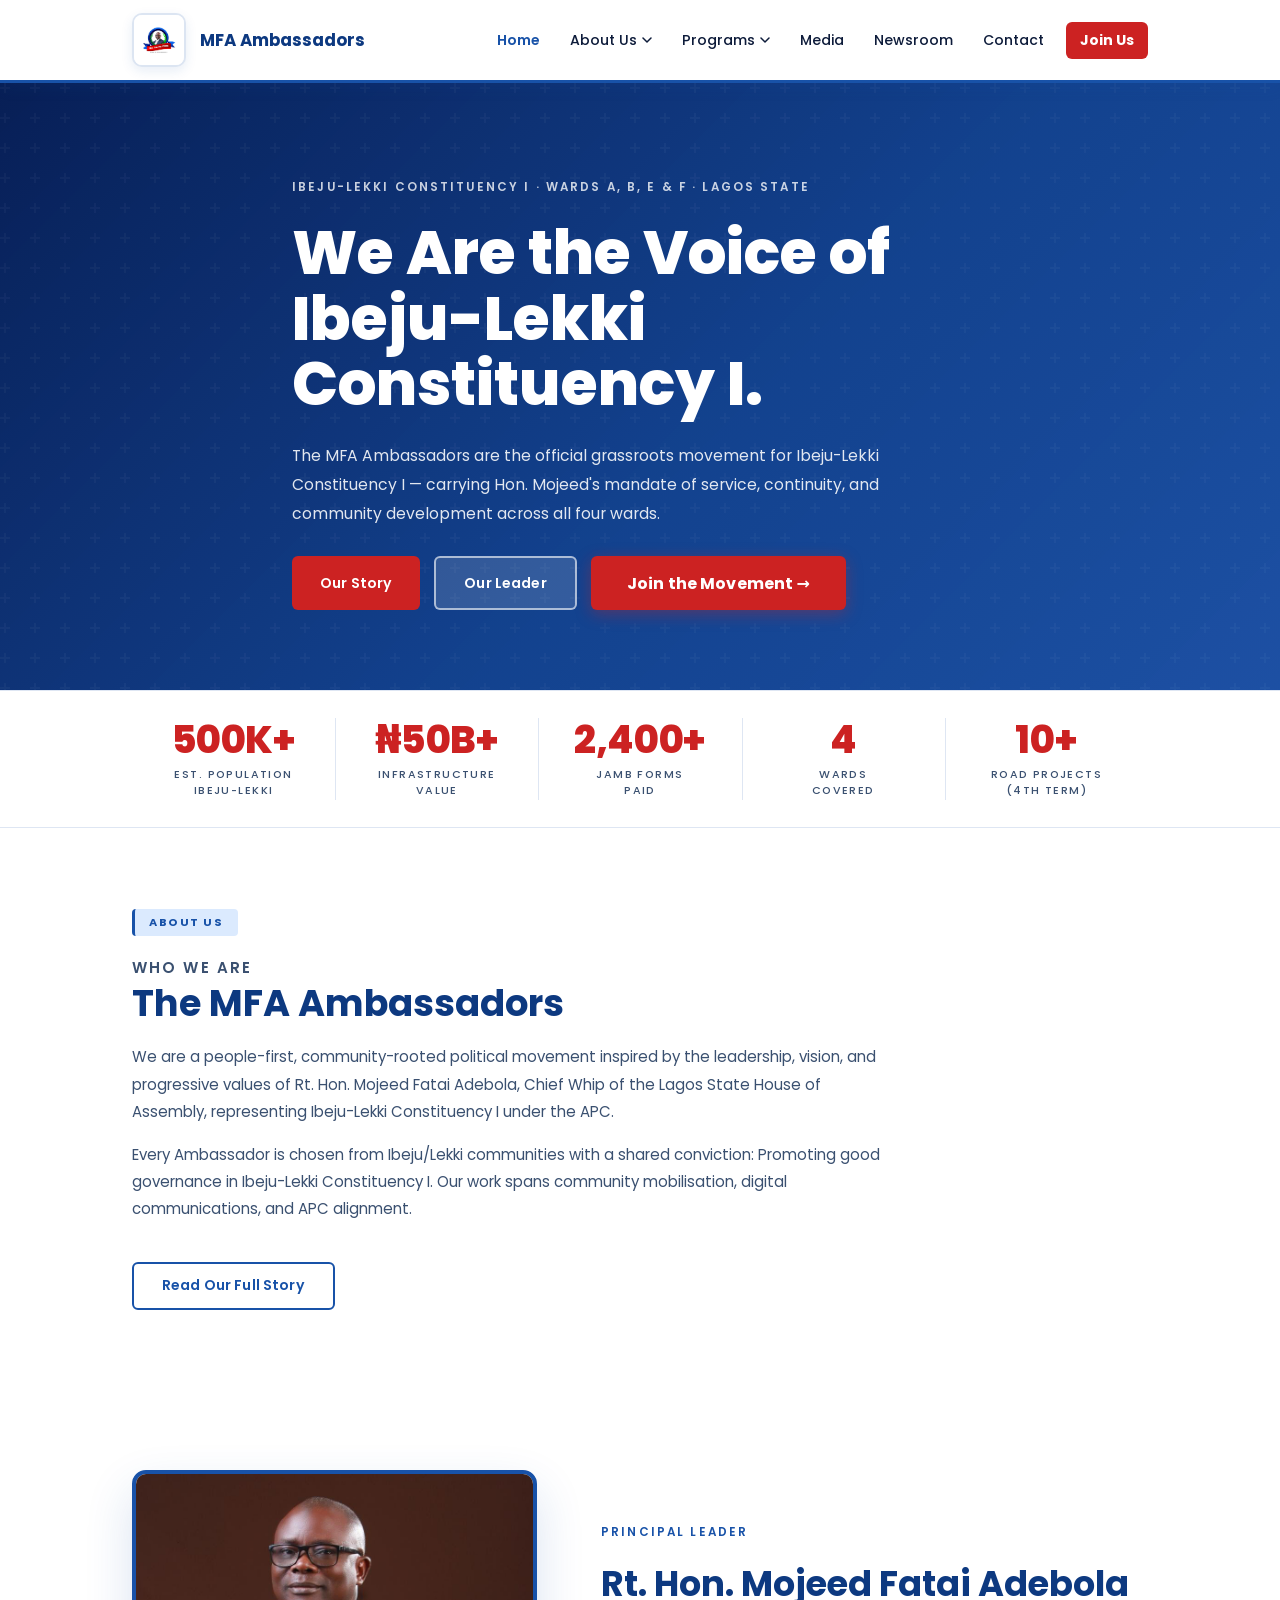
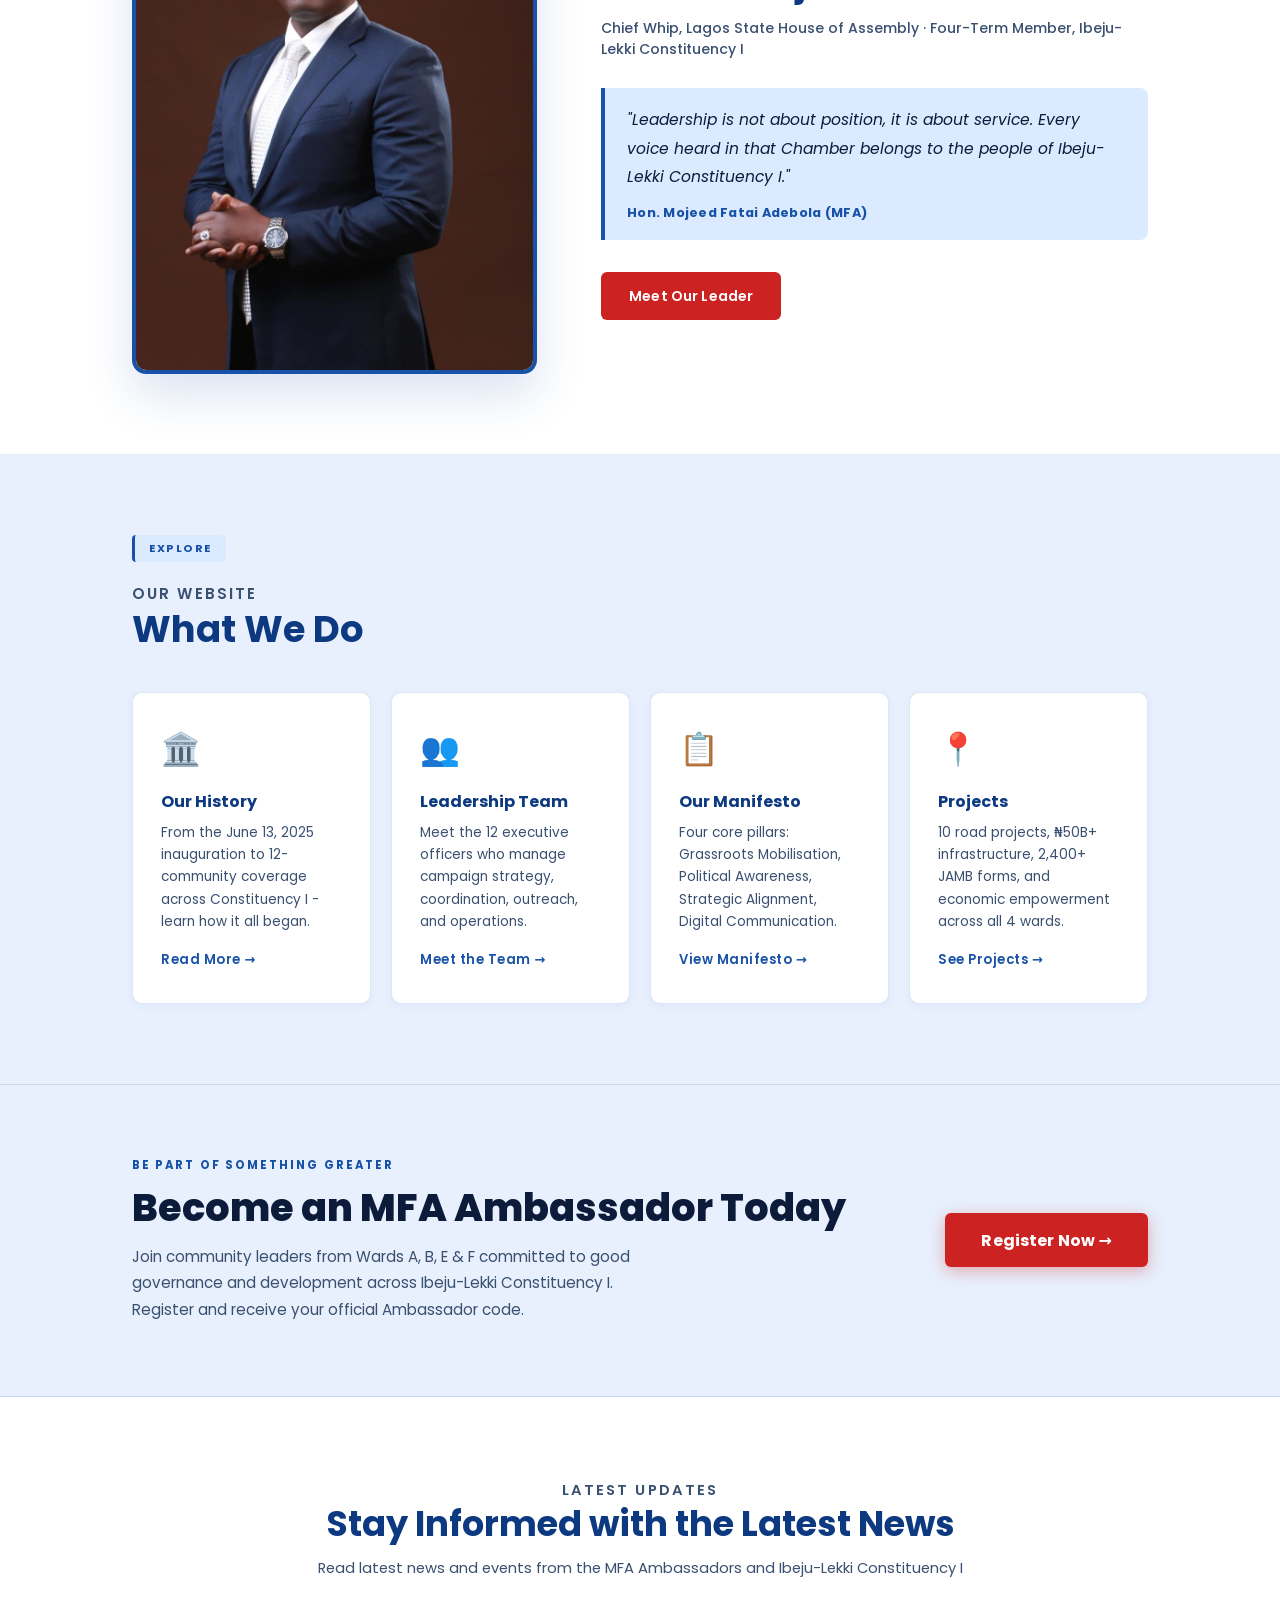
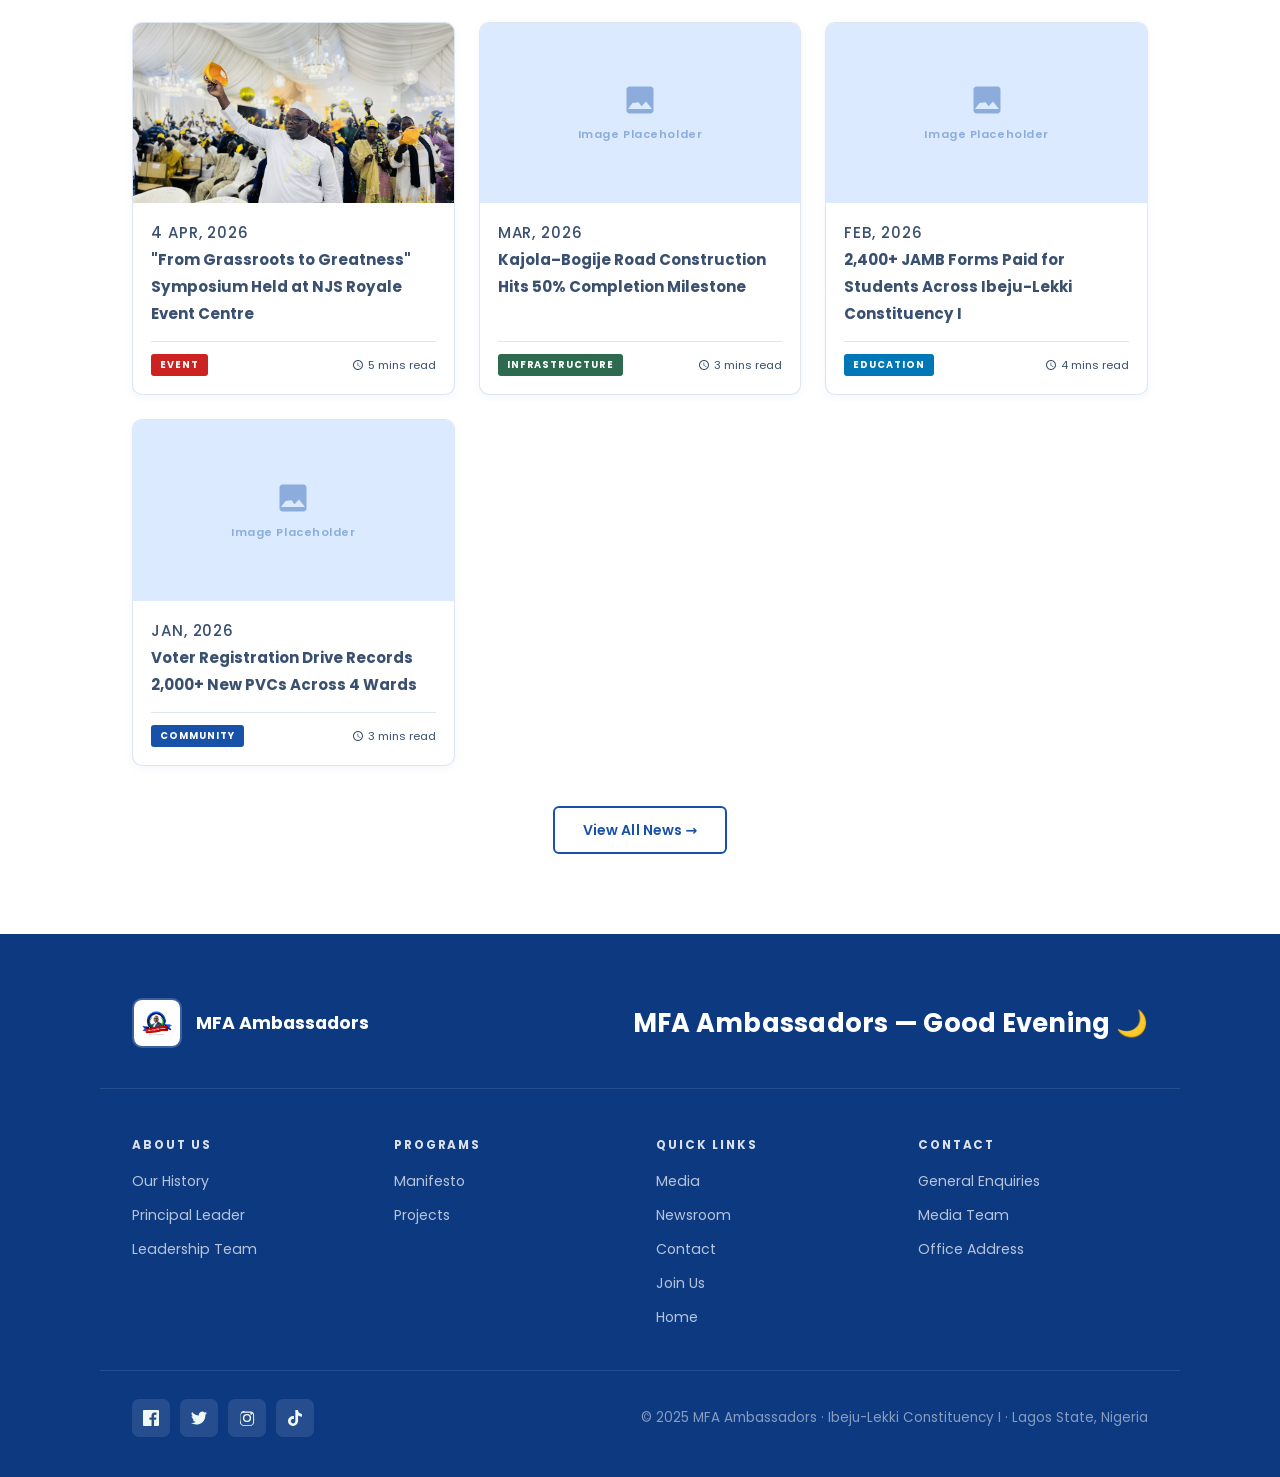
<file: index.html>
<!DOCTYPE html>
<html lang="en">
  <head>
    <meta charset="UTF-8" />
    <meta name="viewport" content="width=device-width, initial-scale=1.0" />
    <title>MFA Ambassadors — Ibeju-Lekki Constituency I</title>
    <link rel="stylesheet" href="styles.css" />
  </head>
  <body>

    <header class="topbar">
      <div class="container topbar-inner">
        <div class="brand-panel">
          <img src="images/MFA AMb Logo.jpeg" alt="MFA Logo" class="logo" />
          <a class="brand" href="index.html">MFA Ambassadors</a>
        </div>
        <button class="nav-toggle" aria-expanded="false" aria-controls="mainNav" type="button">
          <span class="sr-only">Toggle navigation</span>
          <span></span><span></span><span></span>
        </button>
        <nav id="mainNav" class="nav" aria-label="Primary navigation">
          <a href="index.html" class="nav-link" aria-current="page">Home</a>
          <div class="nav-dropdown">
            <button class="nav-link nav-dropdown-toggle" aria-expanded="false" aria-haspopup="true">
              About Us
              <svg class="nav-arrow" viewBox="0 0 10 6" fill="none" aria-hidden="true"><path d="M1 1l4 4 4-4" stroke="currentColor" stroke-width="1.5" stroke-linecap="round" stroke-linejoin="round"/></svg>
            </button>
            <div class="nav-dropdown-menu">
              <a href="about-history.html">Our History</a>
              <a href="about-principal.html">Principal Leader</a>
              <a href="about-leadership.html">Leadership Team</a>
            </div>
          </div>
          <div class="nav-dropdown">
            <button class="nav-link nav-dropdown-toggle" aria-expanded="false" aria-haspopup="true">
              Programs
              <svg class="nav-arrow" viewBox="0 0 10 6" fill="none" aria-hidden="true"><path d="M1 1l4 4 4-4" stroke="currentColor" stroke-width="1.5" stroke-linecap="round" stroke-linejoin="round"/></svg>
            </button>
            <div class="nav-dropdown-menu">
              <a href="programs-manifesto.html">MFA Ambassadors' Manifesto</a>
              <a href="programs-projects.html">Projects</a>
            </div>
          </div>
          <a href="media.html" class="nav-link">Media</a>
          <a href="newsroom.html" class="nav-link">Newsroom</a>
          <a href="contact.html" class="nav-link">Contact</a>
          <a href="join.html" class="nav-link nav-link-join">Join Us</a>
        </nav>
      </div>
    </header>

    <section class="hero">
      <div class="hero-slideshow" aria-hidden="true">
        <img class="hero-slide" src="images/MFA AMbassadors Slide Picture 1 - Home page.jpeg" alt="" />
        <img class="hero-slide" src="images/Slide show main.jpeg" alt="" />
        <img class="hero-slide" src="images/slide show main 00.jpeg" alt="" />
        <img class="hero-slide" src="images/Slide show 4.jpeg" alt="" />
      </div>
      <div class="hero-overlay" aria-hidden="true"></div>
      <div class="container hero-content">
        <span class="eyebrow">Ibeju-Lekki Constituency I · Wards A, B, E &amp; F · Lagos State</span>
        <h1>We Are the Voice of Ibeju-Lekki Constituency I.</h1>
        <p class="intro">
          The MFA Ambassadors are the official grassroots movement for Ibeju-Lekki Constituency I — carrying Hon. Mojeed's mandate of service, continuity, and community development across all four wards.
        </p>
        <div class="hero-actions">
          <a class="button primary" href="about-history.html">Our Story</a>
          <a class="button secondary" href="about-principal.html">Our Leader</a>
          <a class="button join-cta-btn" href="join.html">Join the Movement &rarr;</a>
        </div>
      </div>
    </section>

    <!-- Stats Bar -->
    <div class="stats-bar">
      <div class="container stats-bar-inner">
        <div class="stats-bar-item">
          <span class="stats-bar-number">500K+</span>
          <span class="stats-bar-label">Est. Population<br>Ibeju-Lekki</span>
        </div>
        <div class="stats-bar-item">
          <span class="stats-bar-number">₦50B+</span>
          <span class="stats-bar-label">Infrastructure<br>Value</span>
        </div>
        <div class="stats-bar-item">
          <span class="stats-bar-number">2,400+</span>
          <span class="stats-bar-label">JAMB Forms<br>Paid</span>
        </div>
        <div class="stats-bar-item">
          <span class="stats-bar-number">4</span>
          <span class="stats-bar-label">Wards<br>Covered</span>
        </div>
        <div class="stats-bar-item">
          <span class="stats-bar-number">10+</span>
          <span class="stats-bar-label">Road Projects<br>(4th Term)</span>
        </div>
      </div>
    </div>

    <main>

      <section class="section">
        <div class="container">
          <div class="section-badge">About Us</div>
          <div class="section-text">
            <p class="section-label">Who We Are</p>
            <h2>The MFA Ambassadors</h2>
            <p>
              We are a people-first, community-rooted political movement inspired by the leadership, vision, and progressive values of Rt. Hon. Mojeed Fatai Adebola, Chief Whip of the Lagos State House of Assembly, representing Ibeju-Lekki Constituency I under the APC.
            </p>
            <p style="margin-top: 16px;">
              Every Ambassador is chosen from Ibeju/Lekki communities with a shared conviction: Promoting good governance in Ibeju-Lekki Constituency I. Our work spans community mobilisation, digital communications, and APC alignment.
            </p>
          </div>
          <a href="about-history.html" class="button button-outline">Read Our Full Story</a>
        </div>
      </section>

      <section class="leader-spotlight">
        <div class="container leader-spotlight-inner">
          <div class="leader-spotlight-image">
            <img src="images/Mojeed 00.jpg" alt="Rt. Hon. Mojeed Fatai Adebola" />
          </div>
          <div class="leader-spotlight-content">
            <span class="eyebrow">Principal Leader</span>
            <h2>Rt. Hon. Mojeed Fatai Adebola</h2>
            <p class="leader-title">Chief Whip, Lagos State House of Assembly · Four-Term Member, Ibeju-Lekki Constituency I</p>
            <div class="leader-quote">
              <p>"Leadership is not about position, it is about service. Every voice heard in that Chamber belongs to the people of Ibeju-Lekki Constituency I."</p>
              <cite> Hon. Mojeed Fatai Adebola (MFA)</cite>
            </div>
            <a href="about-principal.html" class="button primary">Meet Our Leader</a>
          </div>
        </div>
      </section>

      <section class="section section-alt">
        <div class="container">
          <div class="section-badge">Explore</div>
          <div class="section-text">
            <p class="section-label">Our Website</p>
            <h2>What We Do</h2>
          </div>
          <div class="nav-cards">
            <a href="about-history.html" class="nav-card">
              <div class="nav-card-icon">🏛️</div>
              <h3>Our History</h3>
              <p>From the June 13, 2025 inauguration to 12-community coverage across Constituency I - learn how it all began.</p>
              <span class="nav-card-arrow">Read More →</span>
            </a>
            <a href="about-leadership.html" class="nav-card">
              <div class="nav-card-icon">👥</div>
              <h3>Leadership Team</h3>
              <p>Meet the 12 executive officers who manage campaign strategy, coordination, outreach, and operations.</p>
              <span class="nav-card-arrow">Meet the Team →</span>
            </a>
            <a href="programs-manifesto.html" class="nav-card">
              <div class="nav-card-icon">📋</div>
              <h3>Our Manifesto</h3>
              <p>Four core pillars: Grassroots Mobilisation, Political Awareness, Strategic Alignment, Digital Communication.</p>
              <span class="nav-card-arrow">View Manifesto →</span>
            </a>
            <a href="programs-projects.html" class="nav-card">
              <div class="nav-card-icon">📍</div>
              <h3>Projects</h3>
              <p>10 road projects, ₦50B+ infrastructure, 2,400+ JAMB forms, and economic empowerment across all 4 wards.</p>
              <span class="nav-card-arrow">See Projects →</span>
            </a>
          </div>
        </div>
      </section>

      <!-- Join the Movement CTA Band -->
      <section class="join-cta-band">
        <div class="container join-cta-inner">
          <div>
            <span class="join-cta-eyebrow">Be Part of Something Greater</span>
            <h2>Become an MFA Ambassador Today</h2>
            <p>Join community leaders from Wards A, B, E &amp; F committed to good governance and development across Ibeju-Lekki Constituency I. Register and receive your official Ambassador code.</p>
          </div>
          <a href="join.html" class="button join-cta-btn">Register Now &rarr;</a>
        </div>
      </section>

      <section class="section">
        <div class="container">
          <div class="news-section-header">
            <p class="section-label">Latest Updates</p>
            <h2>Stay Informed with the Latest News</h2>
            <p>Read latest news and events from the MFA Ambassadors and Ibeju-Lekki Constituency I</p>
          </div>
          <div class="news-grid">
            <a href="newsroom.html" class="news-card">
              <div class="news-card-image-wrap">
                <img src="images/Mojeed at the symposium .jpeg" alt="From Grassroots to Greatness Symposium" style="width:100%;height:100%;object-fit:cover;object-position:center 20%;display:block;" />
              </div
              </div>
              <div class="news-card-body">
                <p class="news-card-date">4 Apr, 2026</p>
                <p class="news-card-title">"From Grassroots to Greatness" Symposium Held at NJS Royale Event Centre</p>
                <div class="news-card-meta">
                  <span class="news-badge accent">Event</span>
                  <span class="news-read-time">
                    <svg width="12" height="12" viewBox="0 0 24 24" fill="currentColor"><path d="M12 2C6.48 2 2 6.48 2 12s4.48 10 10 10 10-4.48 10-10S17.52 2 12 2zm0 18c-4.41 0-8-3.59-8-8s3.59-8 8-8 8 3.59 8 8-3.59 8-8 8zm.5-13H11v6l5.25 3.15.75-1.23-4.5-2.67V7z"/></svg>
                    5 mins read
                  </span>
                </div>
              </div>
            </a>
            <a href="newsroom.html" class="news-card">
              <div class="news-card-image-wrap">
                <div class="news-img-placeholder">
                  <svg viewBox="0 0 24 24" xmlns="http://www.w3.org/2000/svg"><path d="M21 19V5c0-1.1-.9-2-2-2H5c-1.1 0-2 .9-2 2v14c0 1.1.9 2 2 2h14c1.1 0 2-.9 2-2zm-10-5.5l2.03 2.71L16 13l4 5H4l3-4z"/></svg>
                  <span>Image Placeholder</span>
                </div>
              </div>
              <div class="news-card-body">
                <p class="news-card-date">Mar, 2026</p>
                <p class="news-card-title">Kajola–Bogije Road Construction Hits 50% Completion Milestone</p>
                <div class="news-card-meta">
                  <span class="news-badge green">Infrastructure</span>
                  <span class="news-read-time">
                    <svg width="12" height="12" viewBox="0 0 24 24" fill="currentColor"><path d="M12 2C6.48 2 2 6.48 2 12s4.48 10 10 10 10-4.48 10-10S17.52 2 12 2zm0 18c-4.41 0-8-3.59-8-8s3.59-8 8-8 8 3.59 8 8-3.59 8-8 8zm.5-13H11v6l5.25 3.15.75-1.23-4.5-2.67V7z"/></svg>
                    3 mins read
                  </span>
                </div>
              </div>
            </a>
            <a href="newsroom.html" class="news-card">
              <div class="news-card-image-wrap">
                <div class="news-img-placeholder">
                  <svg viewBox="0 0 24 24" xmlns="http://www.w3.org/2000/svg"><path d="M21 19V5c0-1.1-.9-2-2-2H5c-1.1 0-2 .9-2 2v14c0 1.1.9 2 2 2h14c1.1 0 2-.9 2-2zm-10-5.5l2.03 2.71L16 13l4 5H4l3-4z"/></svg>
                  <span>Image Placeholder</span>
                </div>
              </div>
              <div class="news-card-body">
                <p class="news-card-date">Feb, 2026</p>
                <p class="news-card-title">2,400+ JAMB Forms Paid for Students Across Ibeju-Lekki Constituency I</p>
                <div class="news-card-meta">
                  <span class="news-badge blue">Education</span>
                  <span class="news-read-time">
                    <svg width="12" height="12" viewBox="0 0 24 24" fill="currentColor"><path d="M12 2C6.48 2 2 6.48 2 12s4.48 10 10 10 10-4.48 10-10S17.52 2 12 2zm0 18c-4.41 0-8-3.59-8-8s3.59-8 8-8 8 3.59 8 8-3.59 8-8 8zm.5-13H11v6l5.25 3.15.75-1.23-4.5-2.67V7z"/></svg>
                    4 mins read
                  </span>
                </div>
              </div>
            </a>
            <a href="newsroom.html" class="news-card">
              <div class="news-card-image-wrap">
                <div class="news-img-placeholder">
                  <svg viewBox="0 0 24 24" xmlns="http://www.w3.org/2000/svg"><path d="M21 19V5c0-1.1-.9-2-2-2H5c-1.1 0-2 .9-2 2v14c0 1.1.9 2 2 2h14c1.1 0 2-.9 2-2zm-10-5.5l2.03 2.71L16 13l4 5H4l3-4z"/></svg>
                  <span>Image Placeholder</span>
                </div>
              </div>
              <div class="news-card-body">
                <p class="news-card-date">Jan, 2026</p>
                <p class="news-card-title">Voter Registration Drive Records 2,000+ New PVCs Across 4 Wards</p>
                <div class="news-card-meta">
                  <span class="news-badge">Community</span>
                  <span class="news-read-time">
                    <svg width="12" height="12" viewBox="0 0 24 24" fill="currentColor"><path d="M12 2C6.48 2 2 6.48 2 12s4.48 10 10 10 10-4.48 10-10S17.52 2 12 2zm0 18c-4.41 0-8-3.59-8-8s3.59-8 8-8 8 3.59 8 8-3.59 8-8 8zm.5-13H11v6l5.25 3.15.75-1.23-4.5-2.67V7z"/></svg>
                    3 mins read
                  </span>
                </div>
              </div>
            </a>
          </div>
          <div class="news-section-cta">
            <a href="newsroom.html" class="button button-outline">View All News →</a>
          </div>
        </div>
      </section>

    </main>

    <footer class="footer">
      <div class="container footer-top">
        <a class="footer-logo" href="index.html">
          <img src="images/MFA AMb Logo.jpeg" alt="MFA Logo" />
          <span>MFA Ambassadors</span>
        </a>
        <p class="footer-greeting"><span class="greeting-part" id="footerGreeting">MFA Ambassadors</span></p>
      </div>
      <div class="container footer-grid">
        <div class="footer-column">
          <p class="footer-heading">About Us</p>
          <a href="about-history.html">Our History</a>
          <a href="about-principal.html">Principal Leader</a>
          <a href="about-leadership.html">Leadership Team</a>
        </div>
        <div class="footer-column">
          <p class="footer-heading">Programs</p>
          <a href="programs-manifesto.html">Manifesto</a>
          <a href="programs-projects.html">Projects</a>
        </div>
        <div class="footer-column">
          <p class="footer-heading">Quick Links</p>
          <a href="media.html">Media</a>
          <a href="newsroom.html">Newsroom</a>
          <a href="contact.html">Contact</a>
          <a href="join.html">Join Us</a>
          <a href="index.html">Home</a>
        </div>
        <div class="footer-column">
          <p class="footer-heading">Contact</p>
          <a href="contact.html">General Enquiries</a>
          <a href="contact.html">Media Team</a>
          <a href="contact.html">Office Address</a>
        </div>
      </div>
      <div class="container footer-bottom">
        <div class="footer-social">
          <a href="#" class="social-link" aria-label="Facebook"><svg viewBox="0 0 24 24" aria-hidden="true"><path d="M22.675 0H1.325C.593 0 0 .593 0 1.326v21.348C0 23.407.593 24 1.325 24H12.82v-9.294H9.692v-3.622h3.128V8.413c0-3.1 1.893-4.788 4.659-4.788 1.325 0 2.464.099 2.795.143v3.24l-1.918.001c-1.504 0-1.797.715-1.797 1.763v2.313h3.587l-.467 3.622h-3.12V24h6.116C23.407 24 24 23.407 24 22.674V1.326C24 .593 23.407 0 22.675 0z"/></svg></a>
          <a href="#" class="social-link" aria-label="Twitter/X"><svg viewBox="0 0 24 24" aria-hidden="true"><path d="M24 4.557a9.83 9.83 0 0 1-2.828.775 4.932 4.932 0 0 0 2.165-2.724 9.865 9.865 0 0 1-3.127 1.195 4.92 4.92 0 0 0-8.384 4.482A13.965 13.965 0 0 1 1.671 3.149a4.917 4.917 0 0 0 1.523 6.574 4.903 4.903 0 0 1-2.229-.616c-.054 2.28 1.581 4.415 3.949 4.89a4.935 4.935 0 0 1-2.224.084 4.27 4.27 0 0 0 4.6 3.417A9.868 9.868 0 0 1 0 19.54a13.934 13.934 0 0 0 7.548 2.212c9.057 0 14.01-6.53 14.01-14.01 0-.214-.005-.426-.014-.637A10.025 10.025 0 0 0 24 4.557z"/></svg></a>
          <a href="#" class="social-link" aria-label="Instagram"><svg viewBox="0 0 24 24" aria-hidden="true"><path d="M12 2.163c3.204 0 3.584.012 4.85.07 1.17.054 1.96.24 2.416.413a4.92 4.92 0 0 1 1.777 1.177 4.92 4.92 0 0 1 1.177 1.777c.173.456.359 1.246.413 2.416.058 1.266.07 1.646.07 4.85s-.012 3.584-.07 4.85c-.054 1.17-.24 1.96-.413 2.416a4.902 4.902 0 0 1-1.177 1.777 4.92 4.92 0 0 1-1.777 1.177c-.456.173-1.246.359-2.416.413-1.266.058-1.646.07-4.85.07s-3.584-.012-4.85-.07c-1.17-.054-1.96-.24-2.416-.413a4.92 4.92 0 0 1-1.777-1.177 4.92 4.92 0 0 1-1.177-1.777c-.173-.456-.359-1.246-.413-2.416C2.175 15.747 2.163 15.367 2.163 12s.012-3.584.07-4.85c.054-1.17.24-1.96.413-2.416a4.92 4.92 0 0 1 1.177-1.777 4.92 4.92 0 0 1 1.777-1.177c.456-.173 1.246-.359 2.416-.413C8.416 2.175 8.796 2.163 12 2.163zm0 1.838c-3.185 0-3.566.011-4.822.069-1.036.05-1.597.221-1.968.367-.493.197-.846.433-1.217.804a3.123 3.123 0 0 0-.804 1.217c-.146.371-.317.932-.367 1.968-.058 1.256-.069 1.637-.069 4.822s.011 3.566.069 4.822c.05 1.036.221 1.597.367 1.968.197.493.433.846.804 1.217.371.371.724.607 1.217.804.371.146.932.317 1.968.367 1.256.058 1.637.069 4.822.069s3.566-.011 4.822-.069c1.036-.05 1.597-.221 1.968-.367.493-.197.846-.433 1.217-.804a3.123 3.123 0 0 0 .804-1.217c.146-.371.317-.932.367-1.968.058-1.256.069-1.637.069-4.822s-.011-3.566-.069-4.822c-.05-1.036-.221-1.597-.367-1.968a3.123 3.123 0 0 0-.804-1.217 3.123 3.123 0 0 0-1.217-.804c-.371-.146-.932-.317-1.968-.367-1.256-.058-1.637-.069-4.822-.069zM12 5.838a6.162 6.162 0 1 0 0 12.324 6.162 6.162 0 0 0 0-12.324zm0 10.162a3.999 3.999 0 1 1 0-7.998 3.999 3.999 0 0 1 0 7.998zm6.406-11.845a1.44 1.44 0 1 0 0 2.881 1.44 1.44 0 0 0 0-2.881z"/></svg></a>
          <a href="#" class="social-link" aria-label="TikTok"><svg viewBox="0 0 24 24" aria-hidden="true"><path d="M12.525.02c1.31-.02 2.61-.01 3.91-.02.08 1.53.63 3.09 1.75 4.17 1.12 1.11 2.7 1.62 4.24 1.79v4.03c-1.44-.05-2.89-.35-4.2-.97-.57-.26-1.1-.59-1.62-.93-.01 2.92.01 5.84-.02 8.75-.08 1.4-.54 2.79-1.35 3.94-1.31 1.92-3.58 3.17-5.91 3.21-1.43.08-2.86-.31-4.08-1.03-2.02-1.19-3.44-3.37-3.65-5.71-.02-.5-.03-1-.01-1.49.18-1.9 1.12-3.72 2.58-4.96 1.66-1.44 3.98-2.13 6.15-1.72.02 1.48-.04 2.96-.04 4.44-.99-.32-2.15-.23-3.02.37-.63.41-1.11 1.04-1.36 1.75-.21.51-.15 1.07-.14 1.61.24 1.64 1.82 3.02 3.5 2.87 1.12-.01 2.19-.66 2.77-1.61.19-.33.4-.67.41-1.06.1-1.79.06-3.57.07-5.36.01-4.03-.01-8.05.02-12.07z"/></svg></a>
        </div>
        <p>© 2025 MFA Ambassadors · Ibeju-Lekki Constituency I · Lagos State, Nigeria</p>
      </div>
    </footer>

    <script src="script.js"></script>
  </body>
</html>
</file>
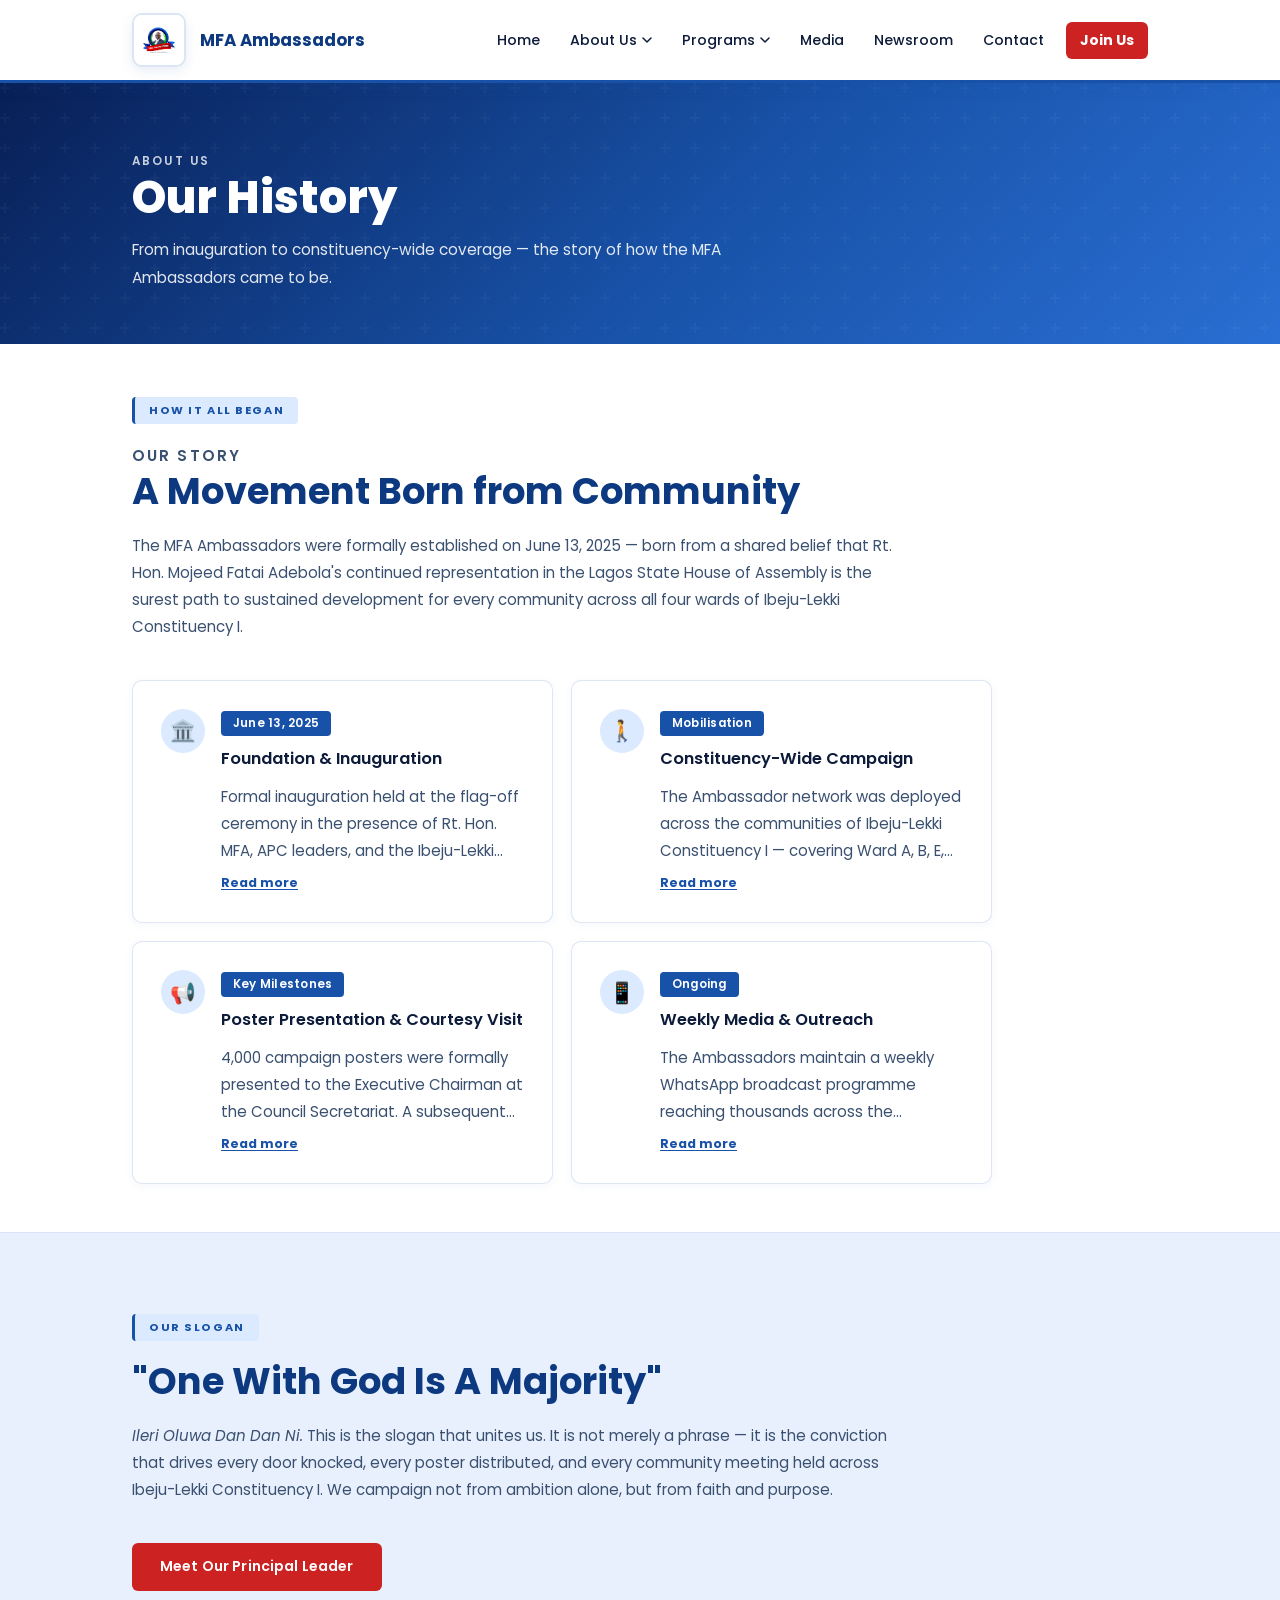
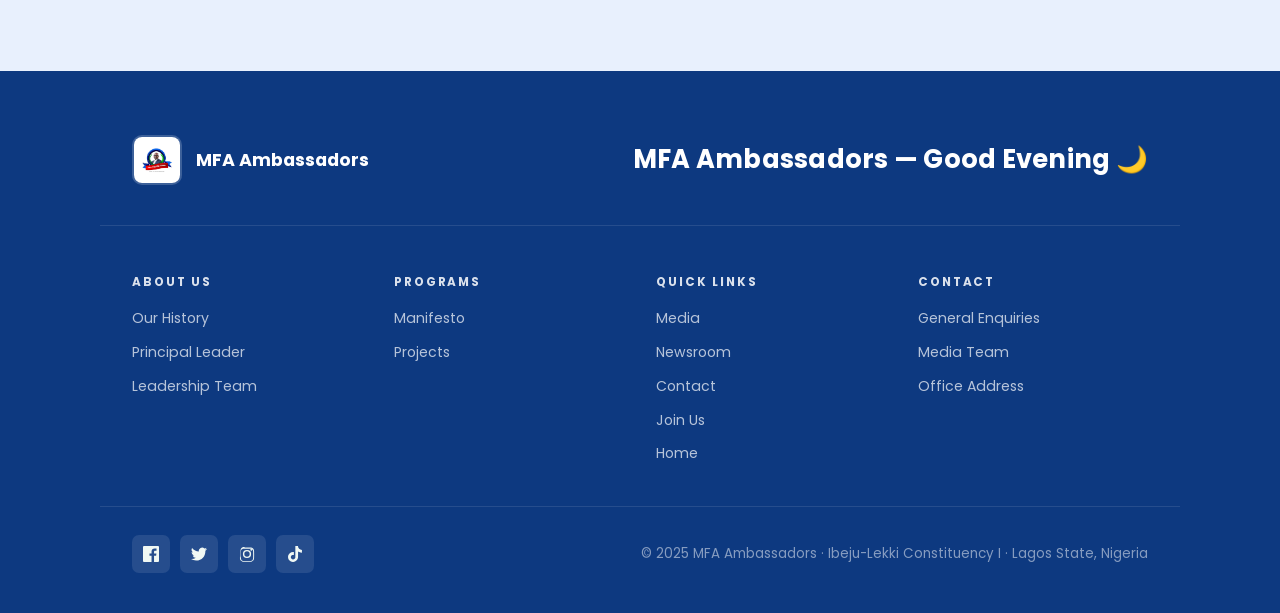
<file: about-history.html>
<!DOCTYPE html>
<html lang="en">
  <head>
    <meta charset="UTF-8" />
    <meta name="viewport" content="width=device-width, initial-scale=1.0" />
    <title>Our History — MFA Ambassadors</title>
    <link rel="stylesheet" href="styles.css" />
  </head>
  <body>

    <header class="topbar">
      <div class="container topbar-inner">
        <div class="brand-panel">
          <img src="images/MFA AMb Logo.jpeg" alt="MFA Logo" class="logo" />
          <a class="brand" href="index.html">MFA Ambassadors</a>
        </div>
        <button class="nav-toggle" aria-expanded="false" aria-controls="mainNav" type="button">
          <span class="sr-only">Toggle navigation</span>
          <span></span><span></span><span></span>
        </button>
        <nav id="mainNav" class="nav" aria-label="Primary navigation">
          <a href="index.html" class="nav-link">Home</a>
          <div class="nav-dropdown">
            <button class="nav-link nav-dropdown-toggle" aria-expanded="false" aria-haspopup="true">
              About Us
              <svg class="nav-arrow" viewBox="0 0 10 6" fill="none" aria-hidden="true"><path d="M1 1l4 4 4-4" stroke="currentColor" stroke-width="1.5" stroke-linecap="round" stroke-linejoin="round"/></svg>
            </button>
            <div class="nav-dropdown-menu">
              <a href="about-history.html" aria-current="page">Our History</a>
              <a href="about-principal.html">Principal Leader</a>
              <a href="about-leadership.html">Leadership Team</a>
            </div>
          </div>
          <div class="nav-dropdown">
            <button class="nav-link nav-dropdown-toggle" aria-expanded="false" aria-haspopup="true">
              Programs
              <svg class="nav-arrow" viewBox="0 0 10 6" fill="none" aria-hidden="true"><path d="M1 1l4 4 4-4" stroke="currentColor" stroke-width="1.5" stroke-linecap="round" stroke-linejoin="round"/></svg>
            </button>
            <div class="nav-dropdown-menu">
              <a href="programs-manifesto.html">MFA Ambassadors' Manifesto</a>
              <a href="programs-projects.html">Projects</a>
            </div>
          </div>
          <a href="media.html" class="nav-link">Media</a>
          <a href="newsroom.html" class="nav-link">Newsroom</a>
          <a href="contact.html" class="nav-link">Contact</a>
          <a href="join.html" class="nav-link nav-link-join">Join Us</a>
        </nav>
      </div>
    </header>

    <section class="page-hero">
      <div class="container">
        <span class="eyebrow">About Us</span>
        <h1>Our History</h1>
        <p class="intro">From inauguration to constituency-wide coverage — the story of how the MFA Ambassadors came to be.</p>
      </div>
    </section>

    <main>

      <section class="section history-section">
        <div class="container">
          <div class="section-badge">How It All Began</div>
          <div class="section-text">
            <p class="section-label">Our Story</p>
            <h2>A Movement Born from Community</h2>
            <p>
              The MFA Ambassadors were formally established on June 13, 2025 — born from a shared belief that Rt. Hon. Mojeed Fatai Adebola's continued representation in the Lagos State House of Assembly is the surest path to sustained development for every community across all four wards of Ibeju-Lekki Constituency I.
            </p>
          </div>

          <div class="timeline">
            <article class="timeline-item card">
              <div class="timeline-icon">
                <div style="width:44px;height:44px;border-radius:50%;background:var(--primary-light);display:flex;align-items:center;justify-content:center;font-size:1.3rem;">🏛️</div>
              </div>
              <div class="timeline-content">
                <span class="timeline-step">June 13, 2025</span>
                <h3>Foundation & Inauguration</h3>
                <p>Formal inauguration held at the flag-off ceremony in the presence of Rt. Hon. MFA, APC leaders, and the Ibeju-Lekki community. The Central Executive Committee (CEC) pledge was taken, formally establishing the Ambassadors as the official grassroots movement for Ibeju-Lekki Constituency I.</p>
              </div>
            </article>

            <article class="timeline-item card">
              <div class="timeline-icon">
                <div style="width:44px;height:44px;border-radius:50%;background:var(--primary-light);display:flex;align-items:center;justify-content:center;font-size:1.3rem;">🚶</div>
              </div>
              <div class="timeline-content">
                <span class="timeline-step">Mobilisation</span>
                <h3>Constituency-Wide Campaign</h3>
                <p>The Ambassador network was deployed across the communities of Ibeju-Lekki Constituency I — covering Ward A, B, E, and F. Each community received direct engagement: door-to-door visits, voter conversations, feedback collection, and political awareness sessions. No ward was left behind.</p>
              </div>
            </article>

            <article class="timeline-item card">
              <div class="timeline-icon">
                <div style="width:44px;height:44px;border-radius:50%;background:var(--primary-light);display:flex;align-items:center;justify-content:center;font-size:1.3rem;">📢</div>
              </div>
              <div class="timeline-content">
                <span class="timeline-step">Key Milestones</span>
                <h3>Poster Presentation & Courtesy Visit</h3>
                <p>4,000 campaign posters were formally presented to the Executive Chairman at the Council Secretariat. A subsequent courtesy visit announced the flag-bearer unveiling and demonstrated the growing structure and momentum of the campaign.</p>
              </div>
            </article>

            <article class="timeline-item card">
              <div class="timeline-icon">
                <div style="width:44px;height:44px;border-radius:50%;background:var(--primary-light);display:flex;align-items:center;justify-content:center;font-size:1.3rem;">📱</div>
              </div>
              <div class="timeline-content">
                <span class="timeline-step">Ongoing</span>
                <h3>Weekly Media & Outreach</h3>
                <p>The Ambassadors maintain a weekly WhatsApp broadcast programme reaching thousands across the constituency. Social media — Instagram, Facebook, and X (Twitter) — is actively managed by the Media & Communication directorate. The structure is stronger than ever.</p>
              </div>
            </article>
          </div>
        </div>
      </section>

      <section class="section section-alt">
        <div class="container">
          <div class="section-badge">Our Slogan</div>
          <div class="section-text">
            <h2>"One With God Is A Majority"</h2>
            <p>
              <em>Ileri Oluwa Dan Dan Ni.</em> This is the slogan that unites us. It is not merely a phrase — it is the conviction that drives every door knocked, every poster distributed, and every community meeting held across Ibeju-Lekki Constituency I. We campaign not from ambition alone, but from faith and purpose.
            </p>
          </div>
          <div style="margin-top: 24px;">
            <a href="about-principal.html" class="button primary">Meet Our Principal Leader</a>
          </div>
        </div>
      </section>

    </main>

    <footer class="footer">
      <div class="container footer-top">
        <a class="footer-logo" href="index.html">
          <img src="images/MFA AMb Logo.jpeg" alt="MFA Logo" />
          <span>MFA Ambassadors</span>
        </a>
        <p class="footer-greeting"><span class="greeting-part" id="footerGreeting">MFA Ambassadors</span></p>
      </div>
      <div class="container footer-grid">
        <div class="footer-column">
          <p class="footer-heading">About Us</p>
          <a href="about-history.html">Our History</a>
          <a href="about-principal.html">Principal Leader</a>
          <a href="about-leadership.html">Leadership Team</a>
        </div>
        <div class="footer-column">
          <p class="footer-heading">Programs</p>
          <a href="programs-manifesto.html">Manifesto</a>
          <a href="programs-projects.html">Projects</a>
        </div>
        <div class="footer-column">
          <p class="footer-heading">Quick Links</p>
          <a href="media.html">Media</a>
          <a href="newsroom.html">Newsroom</a>
          <a href="contact.html">Contact</a>
          <a href="join.html">Join Us</a>
          <a href="index.html">Home</a>
        </div>
        <div class="footer-column">
          <p class="footer-heading">Contact</p>
          <a href="contact.html">General Enquiries</a>
          <a href="contact.html">Media Team</a>
          <a href="contact.html">Office Address</a>
        </div>
      </div>
      <div class="container footer-bottom">
        <div class="footer-social">
          <a href="#" class="social-link" aria-label="Facebook"><svg viewBox="0 0 24 24" aria-hidden="true"><path d="M22.675 0H1.325C.593 0 0 .593 0 1.326v21.348C0 23.407.593 24 1.325 24H12.82v-9.294H9.692v-3.622h3.128V8.413c0-3.1 1.893-4.788 4.659-4.788 1.325 0 2.464.099 2.795.143v3.24l-1.918.001c-1.504 0-1.797.715-1.797 1.763v2.313h3.587l-.467 3.622h-3.12V24h6.116C23.407 24 24 23.407 24 22.674V1.326C24 .593 23.407 0 22.675 0z"/></svg></a>
          <a href="#" class="social-link" aria-label="Twitter/X"><svg viewBox="0 0 24 24" aria-hidden="true"><path d="M24 4.557a9.83 9.83 0 0 1-2.828.775 4.932 4.932 0 0 0 2.165-2.724 9.865 9.865 0 0 1-3.127 1.195 4.92 4.92 0 0 0-8.384 4.482A13.965 13.965 0 0 1 1.671 3.149a4.917 4.917 0 0 0 1.523 6.574 4.903 4.903 0 0 1-2.229-.616c-.054 2.28 1.581 4.415 3.949 4.89a4.935 4.935 0 0 1-2.224.084 4.27 4.27 0 0 0 4.6 3.417A9.868 9.868 0 0 1 0 19.54a13.934 13.934 0 0 0 7.548 2.212c9.057 0 14.01-6.53 14.01-14.01 0-.214-.005-.426-.014-.637A10.025 10.025 0 0 0 24 4.557z"/></svg></a>
          <a href="#" class="social-link" aria-label="Instagram"><svg viewBox="0 0 24 24" aria-hidden="true"><path d="M12 2.163c3.204 0 3.584.012 4.85.07 1.17.054 1.96.24 2.416.413a4.92 4.92 0 0 1 1.777 1.177 4.92 4.92 0 0 1 1.177 1.777c.173.456.359 1.246.413 2.416.058 1.266.07 1.646.07 4.85s-.012 3.584-.07 4.85c-.054 1.17-.24 1.96-.413 2.416a4.902 4.902 0 0 1-1.177 1.777 4.92 4.92 0 0 1-1.777 1.177c-.456.173-1.246.359-2.416.413-1.266.058-1.646.07-4.85.07s-3.584-.012-4.85-.07c-1.17-.054-1.96-.24-2.416-.413a4.92 4.92 0 0 1-1.777-1.177 4.92 4.92 0 0 1-1.177-1.777c-.173-.456-.359-1.246-.413-2.416C2.175 15.747 2.163 15.367 2.163 12s.012-3.584.07-4.85c.054-1.17.24-1.96.413-2.416a4.92 4.92 0 0 1 1.177-1.777 4.92 4.92 0 0 1 1.777-1.177c.456-.173 1.246-.359 2.416-.413C8.416 2.175 8.796 2.163 12 2.163zm0 1.838c-3.185 0-3.566.011-4.822.069-1.036.05-1.597.221-1.968.367-.493.197-.846.433-1.217.804a3.123 3.123 0 0 0-.804 1.217c-.146.371-.317.932-.367 1.968-.058 1.256-.069 1.637-.069 4.822s.011 3.566.069 4.822c.05 1.036.221 1.597.367 1.968.197.493.433.846.804 1.217.371.371.724.607 1.217.804.371.146.932.317 1.968.367 1.256.058 1.637.069 4.822.069s3.566-.011 4.822-.069c1.036-.05 1.597-.221 1.968-.367.493-.197.846-.433 1.217-.804a3.123 3.123 0 0 0 .804-1.217c.146-.371.317-.932.367-1.968.058-1.256.069-1.637.069-4.822s-.011-3.566-.069-4.822c-.05-1.036-.221-1.597-.367-1.968a3.123 3.123 0 0 0-.804-1.217 3.123 3.123 0 0 0-1.217-.804c-.371-.146-.932-.317-1.968-.367-1.256-.058-1.637-.069-4.822-.069zM12 5.838a6.162 6.162 0 1 0 0 12.324 6.162 6.162 0 0 0 0-12.324zm0 10.162a3.999 3.999 0 1 1 0-7.998 3.999 3.999 0 0 1 0 7.998zm6.406-11.845a1.44 1.44 0 1 0 0 2.881 1.44 1.44 0 0 0 0-2.881z"/></svg></a>
          <a href="#" class="social-link" aria-label="TikTok"><svg viewBox="0 0 24 24" aria-hidden="true"><path d="M12.525.02c1.31-.02 2.61-.01 3.91-.02.08 1.53.63 3.09 1.75 4.17 1.12 1.11 2.7 1.62 4.24 1.79v4.03c-1.44-.05-2.89-.35-4.2-.97-.57-.26-1.1-.59-1.62-.93-.01 2.92.01 5.84-.02 8.75-.08 1.4-.54 2.79-1.35 3.94-1.31 1.92-3.58 3.17-5.91 3.21-1.43.08-2.86-.31-4.08-1.03-2.02-1.19-3.44-3.37-3.65-5.71-.02-.5-.03-1-.01-1.49.18-1.9 1.12-3.72 2.58-4.96 1.66-1.44 3.98-2.13 6.15-1.72.02 1.48-.04 2.96-.04 4.44-.99-.32-2.15-.23-3.02.37-.63.41-1.11 1.04-1.36 1.75-.21.51-.15 1.07-.14 1.61.24 1.64 1.82 3.02 3.5 2.87 1.12-.01 2.19-.66 2.77-1.61.19-.33.4-.67.41-1.06.1-1.79.06-3.57.07-5.36.01-4.03-.01-8.05.02-12.07z"/></svg></a>
        </div>
        <p>© 2025 MFA Ambassadors · Ibeju-Lekki Constituency I · Lagos State, Nigeria</p>
      </div>
    </footer>

    <script src="script.js"></script>
  </body>
</html>
</file>
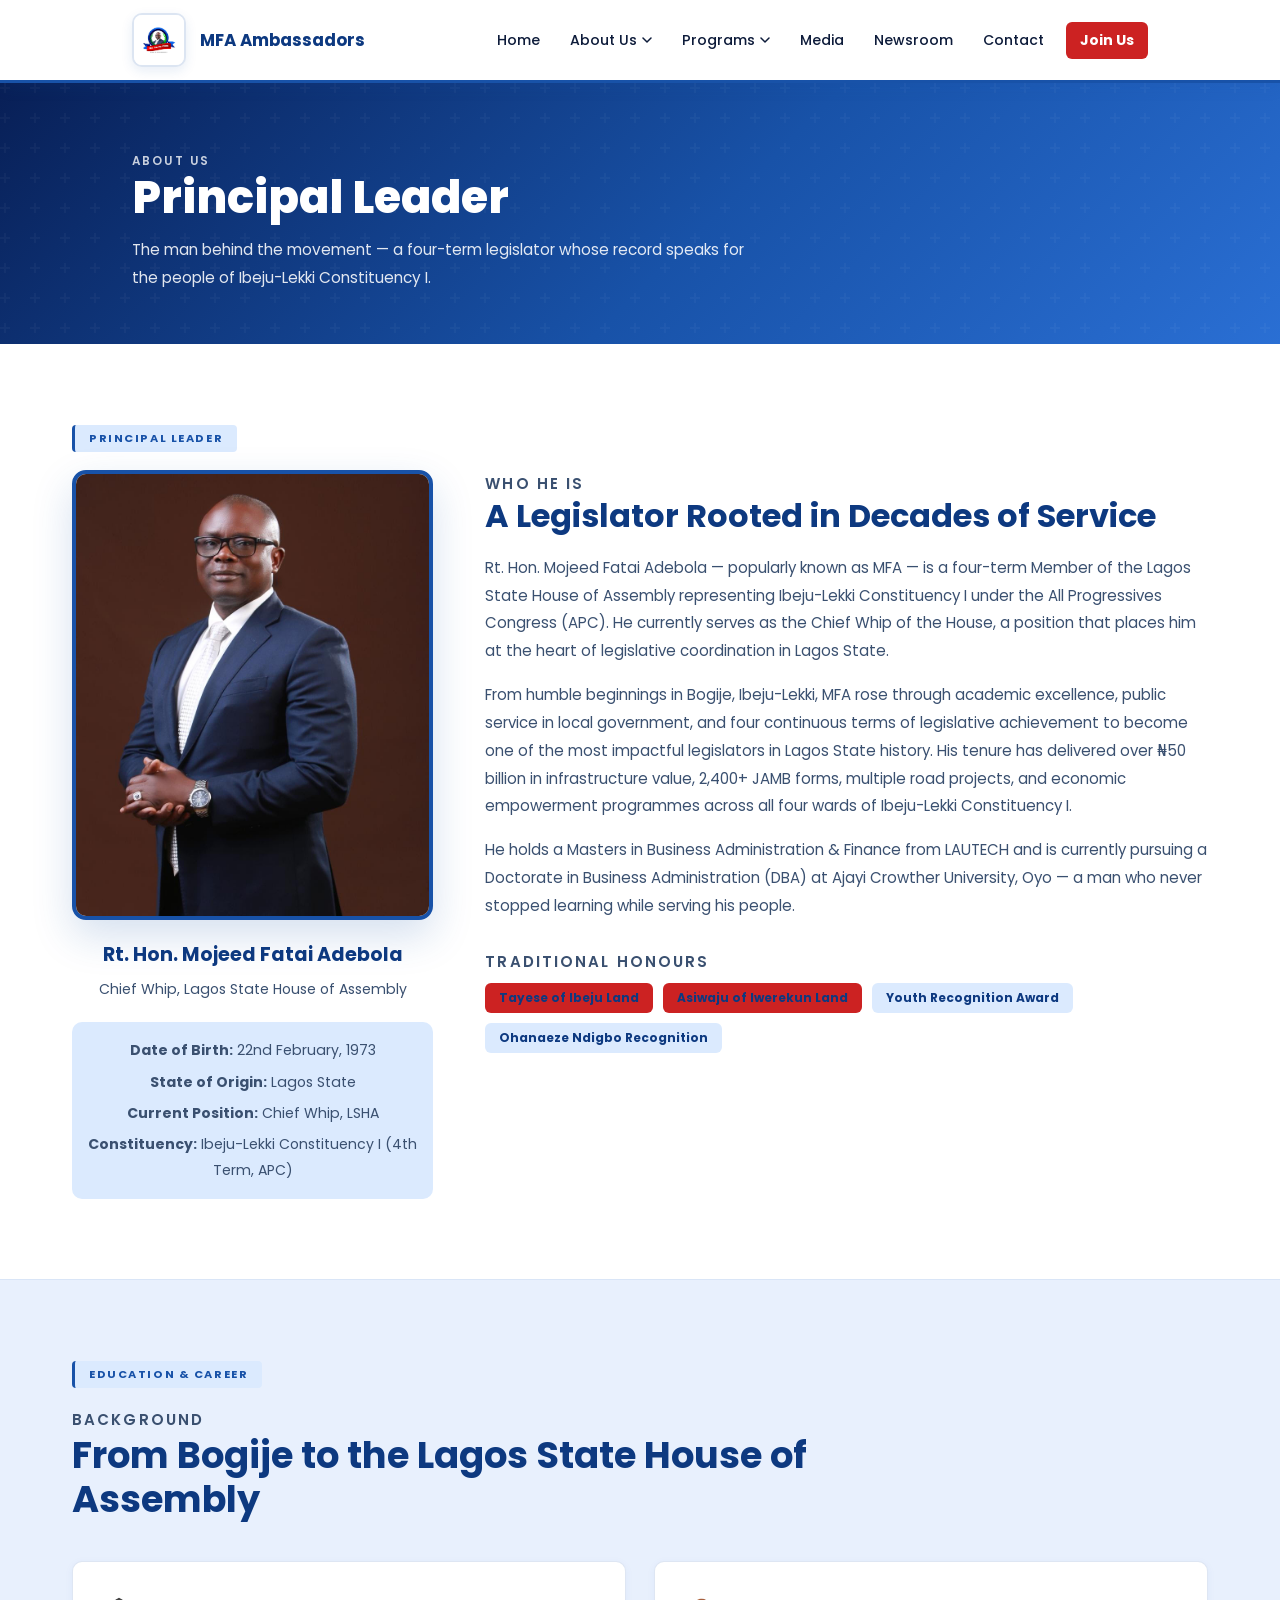
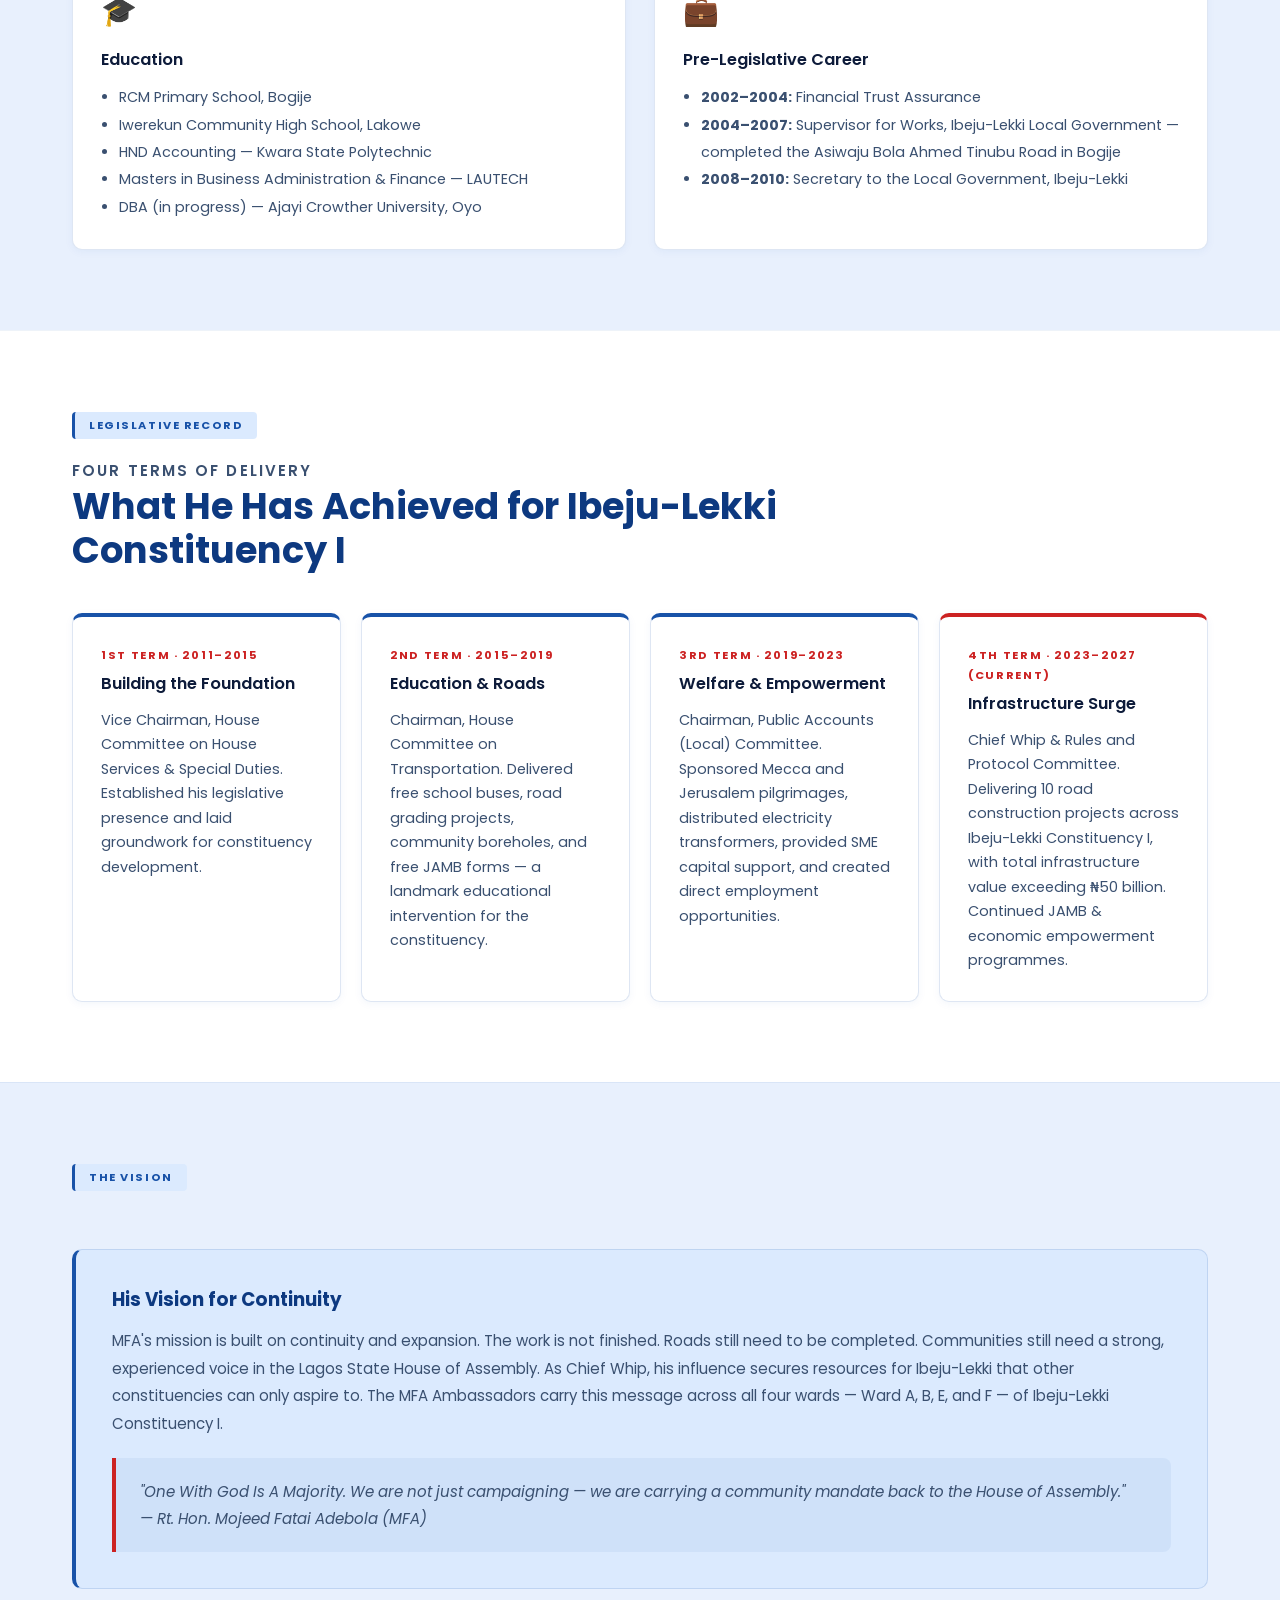
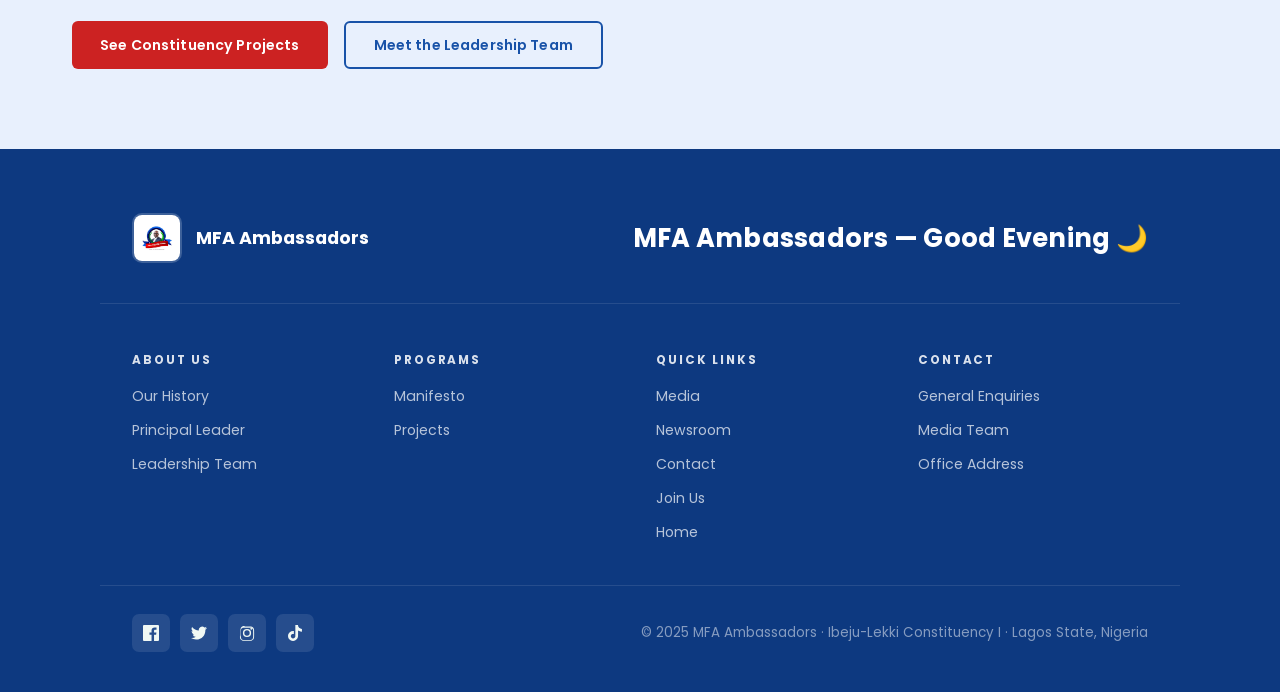
<file: about-principal.html>
<!DOCTYPE html>
<html lang="en">
  <head>
    <meta charset="UTF-8" />
    <meta name="viewport" content="width=device-width, initial-scale=1.0" />
    <title>Principal Leader — MFA Ambassadors</title>
    <link rel="stylesheet" href="styles.css" />
  </head>
  <body>

    <header class="topbar">
      <div class="container topbar-inner">
        <div class="brand-panel">
          <img src="images/MFA AMb Logo.jpeg" alt="MFA Logo" class="logo" />
          <a class="brand" href="index.html">MFA Ambassadors</a>
        </div>
        <button class="nav-toggle" aria-expanded="false" aria-controls="mainNav" type="button">
          <span class="sr-only">Toggle navigation</span>
          <span></span><span></span><span></span>
        </button>
        <nav id="mainNav" class="nav" aria-label="Primary navigation">
          <a href="index.html" class="nav-link">Home</a>
          <div class="nav-dropdown">
            <button class="nav-link nav-dropdown-toggle" aria-expanded="false" aria-haspopup="true">
              About Us
              <svg class="nav-arrow" viewBox="0 0 10 6" fill="none" aria-hidden="true"><path d="M1 1l4 4 4-4" stroke="currentColor" stroke-width="1.5" stroke-linecap="round" stroke-linejoin="round"/></svg>
            </button>
            <div class="nav-dropdown-menu">
              <a href="about-history.html">Our History</a>
              <a href="about-principal.html" aria-current="page">Principal Leader</a>
              <a href="about-leadership.html">Leadership Team</a>
            </div>
          </div>
          <div class="nav-dropdown">
            <button class="nav-link nav-dropdown-toggle" aria-expanded="false" aria-haspopup="true">
              Programs
              <svg class="nav-arrow" viewBox="0 0 10 6" fill="none" aria-hidden="true"><path d="M1 1l4 4 4-4" stroke="currentColor" stroke-width="1.5" stroke-linecap="round" stroke-linejoin="round"/></svg>
            </button>
            <div class="nav-dropdown-menu">
              <a href="programs-manifesto.html">MFA Ambassadors' Manifesto</a>
              <a href="programs-projects.html">Projects</a>
            </div>
          </div>
          <a href="media.html" class="nav-link">Media</a>
          <a href="newsroom.html" class="nav-link">Newsroom</a>
          <a href="contact.html" class="nav-link">Contact</a>
          <a href="join.html" class="nav-link nav-link-join">Join Us</a>
        </nav>
      </div>
    </header>

    <section class="page-hero">
      <div class="container">
        <span class="eyebrow">About Us</span>
        <h1>Principal Leader</h1>
        <p class="intro">The man behind the movement — a four-term legislator whose record speaks for the people of Ibeju-Lekki Constituency I.</p>
      </div>
    </section>

    <main>

      <section class="section">
        <div class="container-wide">
          <div class="section-badge">Principal Leader</div>

          <div style="display:grid;grid-template-columns:minmax(280px,0.8fr) 1.6fr;gap:52px;align-items:start;">
            <div class="leader-image" style="max-width:100%;">
              <img src="images/Mojeed 00.jpg" alt="Rt. Hon. Mojeed Fatai Adebola" />
              <h3>Rt. Hon. Mojeed Fatai Adebola</h3>
              <p>Chief Whip, Lagos State House of Assembly</p>
              <div style="margin-top:20px;padding:16px;background:var(--primary-light);border-radius:10px;font-size:0.85rem;color:var(--primary-dark);">
                <p style="margin:0 0 6px;"><strong>Date of Birth:</strong> 22nd February, 1973</p>
                <p style="margin:0 0 6px;"><strong>State of Origin:</strong> Lagos State</p>
                <p style="margin:0 0 6px;"><strong>Current Position:</strong> Chief Whip, LSHA</p>
                <p style="margin:0;"><strong>Constituency:</strong> Ibeju-Lekki Constituency I (4th Term, APC)</p>
              </div>
            </div>
            <div>
              <p class="section-label">Who He Is</p>
              <h2 style="font-size:clamp(1.5rem,2.5vw,2rem);">A Legislator Rooted in Decades of Service</h2>
              <p style="color:var(--muted);line-height:1.85;margin-bottom:16px;">
                Rt. Hon. Mojeed Fatai Adebola — popularly known as MFA — is a four-term Member of the Lagos State House of Assembly representing Ibeju-Lekki Constituency I under the All Progressives Congress (APC). He currently serves as the Chief Whip of the House, a position that places him at the heart of legislative coordination in Lagos State.
              </p>
              <p style="color:var(--muted);line-height:1.85;margin-bottom:16px;">
                From humble beginnings in Bogije, Ibeju-Lekki, MFA rose through academic excellence, public service in local government, and four continuous terms of legislative achievement to become one of the most impactful legislators in Lagos State history. His tenure has delivered over ₦50 billion in infrastructure value, 2,400+ JAMB forms, multiple road projects, and economic empowerment programmes across all four wards of Ibeju-Lekki Constituency I.
              </p>
              <p style="color:var(--muted);line-height:1.85;">
                He holds a Masters in Business Administration &amp; Finance from LAUTECH and is currently pursuing a Doctorate in Business Administration (DBA) at Ajayi Crowther University, Oyo — a man who never stopped learning while serving his people.
              </p>
              <div style="margin-top:28px;">
                <p class="section-label">Traditional Honours</p>
                <div style="display:flex;flex-wrap:wrap;gap:10px;margin-top:8px;">
                  <span style="background:var(--accent);color:var(--primary-dark);font-size:0.75rem;font-weight:700;padding:6px 14px;border-radius:6px;">Tayese of Ibeju Land</span>
                  <span style="background:var(--accent);color:var(--primary-dark);font-size:0.75rem;font-weight:700;padding:6px 14px;border-radius:6px;">Asiwaju of Iwerekun Land</span>
                  <span style="background:var(--primary-light);color:var(--primary-dark);font-size:0.75rem;font-weight:700;padding:6px 14px;border-radius:6px;">Youth Recognition Award</span>
                  <span style="background:var(--primary-light);color:var(--primary-dark);font-size:0.75rem;font-weight:700;padding:6px 14px;border-radius:6px;">Ohanaeze Ndigbo Recognition</span>
                </div>
              </div>
            </div>
          </div>
        </div>
      </section>

      <section class="section section-alt">
        <div class="container-wide">
          <div class="section-badge">Education &amp; Career</div>
          <div class="section-text">
            <p class="section-label">Background</p>
            <h2>From Bogije to the Lagos State House of Assembly</h2>
          </div>
          <div style="display:grid;grid-template-columns:repeat(auto-fit,minmax(300px,1fr));gap:28px;margin-top:16px;">
            <article class="card">
              <div style="font-size:1.8rem;margin-bottom:14px;">🎓</div>
              <h3>Education</h3>
              <ul style="color:var(--muted);font-size:0.9rem;line-height:1.9;padding-left:18px;margin:0;">
                <li>RCM Primary School, Bogije</li>
                <li>Iwerekun Community High School, Lakowe</li>
                <li>HND Accounting — Kwara State Polytechnic</li>
                <li>Masters in Business Administration &amp; Finance — LAUTECH</li>
                <li>DBA (in progress) — Ajayi Crowther University, Oyo</li>
              </ul>
            </article>
            <article class="card">
              <div style="font-size:1.8rem;margin-bottom:14px;">💼</div>
              <h3>Pre-Legislative Career</h3>
              <ul style="color:var(--muted);font-size:0.9rem;line-height:1.9;padding-left:18px;margin:0;">
                <li><strong>2002–2004:</strong> Financial Trust Assurance</li>
                <li><strong>2004–2007:</strong> Supervisor for Works, Ibeju-Lekki Local Government — completed the Asiwaju Bola Ahmed Tinubu Road in Bogije</li>
                <li><strong>2008–2010:</strong> Secretary to the Local Government, Ibeju-Lekki</li>
              </ul>
            </article>
          </div>
        </div>
      </section>

      <section class="section">
        <div class="container-wide">
          <div class="section-badge">Legislative Record</div>
          <div class="section-text">
            <p class="section-label">Four Terms of Delivery</p>
            <h2>What He Has Achieved for Ibeju-Lekki Constituency I</h2>
          </div>
          <div style="display:grid;grid-template-columns:repeat(auto-fit,minmax(260px,1fr));gap:20px;margin-top:16px;">
            <article class="card" style="border-top:4px solid var(--primary);">
              <p style="font-size:0.7rem;letter-spacing:0.15em;text-transform:uppercase;color:var(--accent);font-weight:700;margin-bottom:6px;">1st Term · 2011–2015</p>
              <h3>Building the Foundation</h3>
              <p style="color:var(--muted);font-size:0.9rem;line-height:1.7;margin:0;">Vice Chairman, House Committee on House Services &amp; Special Duties. Established his legislative presence and laid groundwork for constituency development.</p>
            </article>
            <article class="card" style="border-top:4px solid var(--primary);">
              <p style="font-size:0.7rem;letter-spacing:0.15em;text-transform:uppercase;color:var(--accent);font-weight:700;margin-bottom:6px;">2nd Term · 2015–2019</p>
              <h3>Education &amp; Roads</h3>
              <p style="color:var(--muted);font-size:0.9rem;line-height:1.7;margin:0;">Chairman, House Committee on Transportation. Delivered free school buses, road grading projects, community boreholes, and free JAMB forms — a landmark educational intervention for the constituency.</p>
            </article>
            <article class="card" style="border-top:4px solid var(--primary);">
              <p style="font-size:0.7rem;letter-spacing:0.15em;text-transform:uppercase;color:var(--accent);font-weight:700;margin-bottom:6px;">3rd Term · 2019–2023</p>
              <h3>Welfare &amp; Empowerment</h3>
              <p style="color:var(--muted);font-size:0.9rem;line-height:1.7;margin:0;">Chairman, Public Accounts (Local) Committee. Sponsored Mecca and Jerusalem pilgrimages, distributed electricity transformers, provided SME capital support, and created direct employment opportunities.</p>
            </article>
            <article class="card" style="border-top:4px solid var(--accent);">
              <p style="font-size:0.7rem;letter-spacing:0.15em;text-transform:uppercase;color:var(--accent);font-weight:700;margin-bottom:6px;">4th Term · 2023–2027 (Current)</p>
              <h3>Infrastructure Surge</h3>
              <p style="color:var(--muted);font-size:0.9rem;line-height:1.7;margin:0;">Chief Whip &amp; Rules and Protocol Committee. Delivering 10 road construction projects across Ibeju-Lekki Constituency I, with total infrastructure value exceeding ₦50 billion. Continued JAMB &amp; economic empowerment programmes.</p>
            </article>
          </div>
        </div>
      </section>

      <section class="section section-alt">
        <div class="container-wide">
          <div class="section-badge">The Vision</div>
          <div class="mission-blueprint">
            <h3>His Vision for Continuity</h3>
            <p style="color:var(--muted);line-height:1.85;margin:0 0 20px;">
              MFA's mission is built on continuity and expansion. The work is not finished. Roads still need to be completed. Communities still need a strong, experienced voice in the Lagos State House of Assembly. As Chief Whip, his influence secures resources for Ibeju-Lekki that other constituencies can only aspire to. The MFA Ambassadors carry this message across all four wards — Ward A, B, E, and F — of Ibeju-Lekki Constituency I.
            </p>
            <blockquote class="pull-quote">
              "One With God Is A Majority. We are not just campaigning — we are carrying a community mandate back to the House of Assembly."<br>
              — Rt. Hon. Mojeed Fatai Adebola (MFA)
            </blockquote>
          </div>
          <div style="margin-top:32px;display:flex;gap:16px;flex-wrap:wrap;">
            <a href="programs-projects.html" class="button primary">See Constituency Projects</a>
            <a href="about-leadership.html" class="button button-outline">Meet the Leadership Team</a>
          </div>
        </div>
      </section>

    </main>

    <footer class="footer">
      <div class="container footer-top">
        <a class="footer-logo" href="index.html">
          <img src="images/MFA AMb Logo.jpeg" alt="MFA Logo" />
          <span>MFA Ambassadors</span>
        </a>
        <p class="footer-greeting"><span class="greeting-part" id="footerGreeting">MFA Ambassadors</span></p>
      </div>
      <div class="container footer-grid">
        <div class="footer-column">
          <p class="footer-heading">About Us</p>
          <a href="about-history.html">Our History</a>
          <a href="about-principal.html">Principal Leader</a>
          <a href="about-leadership.html">Leadership Team</a>
        </div>
        <div class="footer-column">
          <p class="footer-heading">Programs</p>
          <a href="programs-manifesto.html">Manifesto</a>
          <a href="programs-projects.html">Projects</a>
        </div>
        <div class="footer-column">
          <p class="footer-heading">Quick Links</p>
          <a href="media.html">Media</a>
          <a href="newsroom.html">Newsroom</a>
          <a href="contact.html">Contact</a>
          <a href="join.html">Join Us</a>
          <a href="index.html">Home</a>
        </div>
        <div class="footer-column">
          <p class="footer-heading">Contact</p>
          <a href="contact.html">General Enquiries</a>
          <a href="contact.html">Media Team</a>
          <a href="contact.html">Office Address</a>
        </div>
      </div>
      <div class="container footer-bottom">
        <div class="footer-social">
          <a href="#" class="social-link" aria-label="Facebook"><svg viewBox="0 0 24 24" aria-hidden="true"><path d="M22.675 0H1.325C.593 0 0 .593 0 1.326v21.348C0 23.407.593 24 1.325 24H12.82v-9.294H9.692v-3.622h3.128V8.413c0-3.1 1.893-4.788 4.659-4.788 1.325 0 2.464.099 2.795.143v3.24l-1.918.001c-1.504 0-1.797.715-1.797 1.763v2.313h3.587l-.467 3.622h-3.12V24h6.116C23.407 24 24 23.407 24 22.674V1.326C24 .593 23.407 0 22.675 0z"/></svg></a>
          <a href="#" class="social-link" aria-label="Twitter/X"><svg viewBox="0 0 24 24" aria-hidden="true"><path d="M24 4.557a9.83 9.83 0 0 1-2.828.775 4.932 4.932 0 0 0 2.165-2.724 9.865 9.865 0 0 1-3.127 1.195 4.92 4.92 0 0 0-8.384 4.482A13.965 13.965 0 0 1 1.671 3.149a4.917 4.917 0 0 0 1.523 6.574 4.903 4.903 0 0 1-2.229-.616c-.054 2.28 1.581 4.415 3.949 4.89a4.935 4.935 0 0 1-2.224.084 4.27 4.27 0 0 0 4.6 3.417A9.868 9.868 0 0 1 0 19.54a13.934 13.934 0 0 0 7.548 2.212c9.057 0 14.01-6.53 14.01-14.01 0-.214-.005-.426-.014-.637A10.025 10.025 0 0 0 24 4.557z"/></svg></a>
          <a href="#" class="social-link" aria-label="Instagram"><svg viewBox="0 0 24 24" aria-hidden="true"><path d="M12 2.163c3.204 0 3.584.012 4.85.07 1.17.054 1.96.24 2.416.413a4.92 4.92 0 0 1 1.777 1.177 4.92 4.92 0 0 1 1.177 1.777c.173.456.359 1.246.413 2.416.058 1.266.07 1.646.07 4.85s-.012 3.584-.07 4.85c-.054 1.17-.24 1.96-.413 2.416a4.902 4.902 0 0 1-1.177 1.777 4.92 4.92 0 0 1-1.777 1.177c-.456.173-1.246.359-2.416.413-1.266.058-1.646.07-4.85.07s-3.584-.012-4.85-.07c-1.17-.054-1.96-.24-2.416-.413a4.92 4.92 0 0 1-1.777-1.177 4.92 4.92 0 0 1-1.177-1.777c-.173-.456-.359-1.246-.413-2.416C2.175 15.747 2.163 15.367 2.163 12s.012-3.584.07-4.85c.054-1.17.24-1.96.413-2.416a4.92 4.92 0 0 1 1.177-1.777 4.92 4.92 0 0 1 1.777-1.177c.456-.173 1.246-.359 2.416-.413C8.416 2.175 8.796 2.163 12 2.163zm0 1.838c-3.185 0-3.566.011-4.822.069-1.036.05-1.597.221-1.968.367-.493.197-.846.433-1.217.804a3.123 3.123 0 0 0-.804 1.217c-.146.371-.317.932-.367 1.968-.058 1.256-.069 1.637-.069 4.822s.011 3.566.069 4.822c.05 1.036.221 1.597.367 1.968.197.493.433.846.804 1.217.371.371.724.607 1.217.804.371.146.932.317 1.968.367 1.256.058 1.637.069 4.822.069s3.566-.011 4.822-.069c1.036-.05 1.597-.221 1.968-.367.493-.197.846-.433 1.217-.804a3.123 3.123 0 0 0 .804-1.217c.146-.371.317-.932.367-1.968.058-1.256.069-1.637.069-4.822s-.011-3.566-.069-4.822c-.05-1.036-.221-1.597-.367-1.968a3.123 3.123 0 0 0-.804-1.217 3.123 3.123 0 0 0-1.217-.804c-.371-.146-.932-.317-1.968-.367-1.256-.058-1.637-.069-4.822-.069zM12 5.838a6.162 6.162 0 1 0 0 12.324 6.162 6.162 0 0 0 0-12.324zm0 10.162a3.999 3.999 0 1 1 0-7.998 3.999 3.999 0 0 1 0 7.998zm6.406-11.845a1.44 1.44 0 1 0 0 2.881 1.44 1.44 0 0 0 0-2.881z"/></svg></a>
          <a href="#" class="social-link" aria-label="TikTok"><svg viewBox="0 0 24 24" aria-hidden="true"><path d="M12.525.02c1.31-.02 2.61-.01 3.91-.02.08 1.53.63 3.09 1.75 4.17 1.12 1.11 2.7 1.62 4.24 1.79v4.03c-1.44-.05-2.89-.35-4.2-.97-.57-.26-1.1-.59-1.62-.93-.01 2.92.01 5.84-.02 8.75-.08 1.4-.54 2.79-1.35 3.94-1.31 1.92-3.58 3.17-5.91 3.21-1.43.08-2.86-.31-4.08-1.03-2.02-1.19-3.44-3.37-3.65-5.71-.02-.5-.03-1-.01-1.49.18-1.9 1.12-3.72 2.58-4.96 1.66-1.44 3.98-2.13 6.15-1.72.02 1.48-.04 2.96-.04 4.44-.99-.32-2.15-.23-3.02.37-.63.41-1.11 1.04-1.36 1.75-.21.51-.15 1.07-.14 1.61.24 1.64 1.82 3.02 3.5 2.87 1.12-.01 2.19-.66 2.77-1.61.19-.33.4-.67.41-1.06.1-1.79.06-3.57.07-5.36.01-4.03-.01-8.05.02-12.07z"/></svg></a>
        </div>
        <p>© 2025 MFA Ambassadors · Ibeju-Lekki Constituency I · Lagos State, Nigeria</p>
      </div>
    </footer>

    <script src="script.js"></script>
  </body>
</html>
</file>
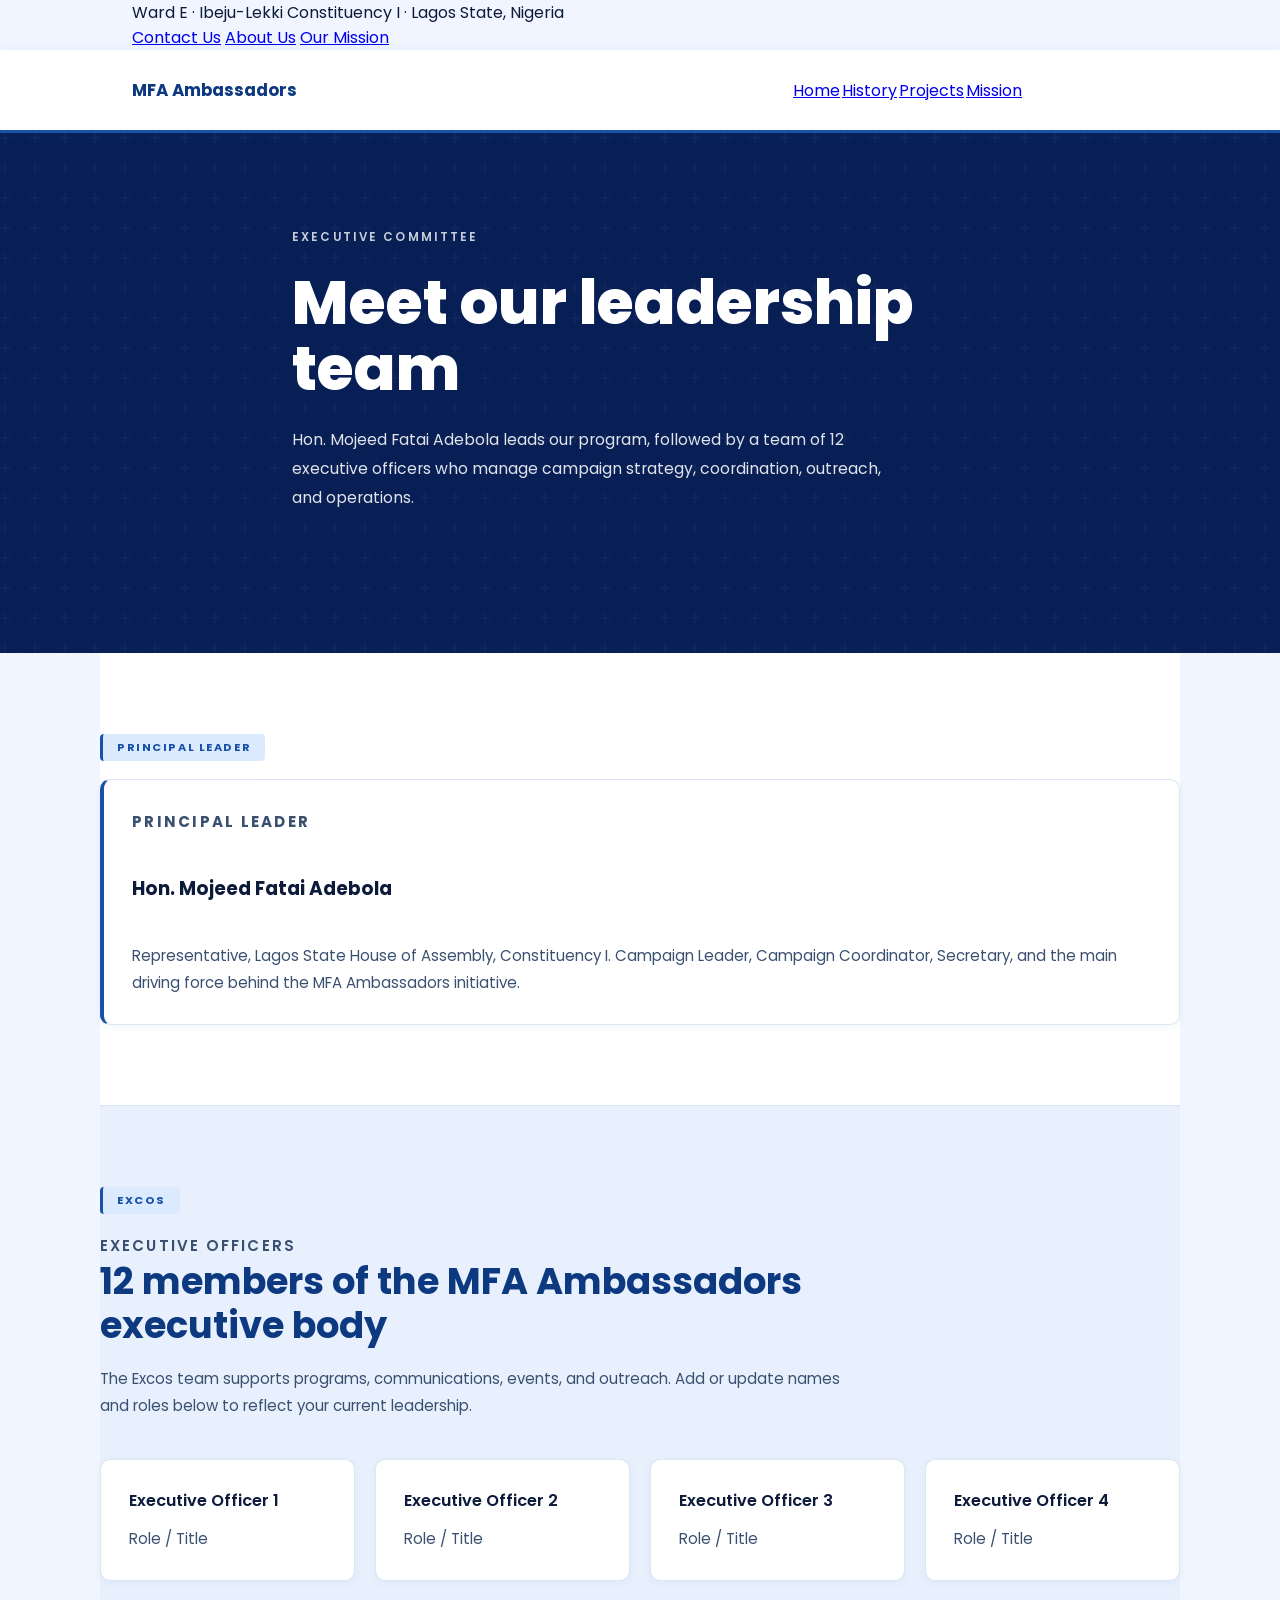
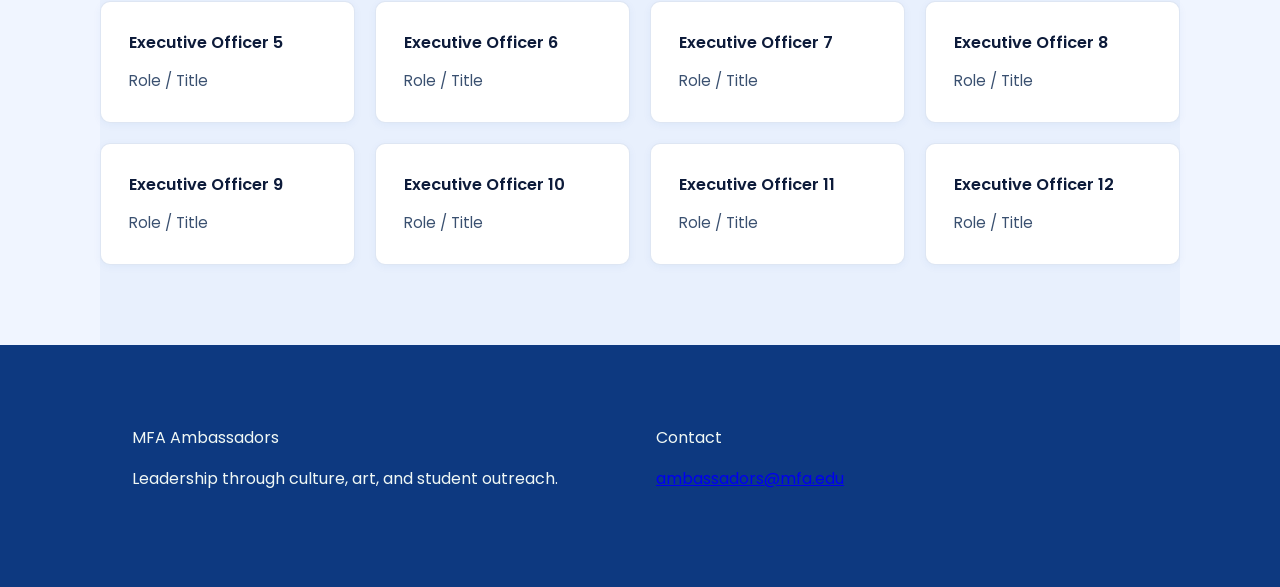
<file: excos.html>
<!DOCTYPE html>
<html lang="en">
  <head>
    <meta charset="UTF-8" />
    <meta name="viewport" content="width=device-width, initial-scale=1.0" />
    <title>MFA Ambassadors | Excos</title>
    <link rel="stylesheet" href="styles.css" />
  </head>
  <body>
    <div class="utility-bar">
      <div class="container utility-inner">
        <span class="utility-location">Ward E · Ibeju-Lekki Constituency I · Lagos State, Nigeria</span>
        <div class="utility-links">
          <a href="index.html#contact">Contact Us</a>
          <a href="index.html#about">About Us</a>
          <a href="index.html#mission">Our Mission</a>
        </div>
      </div>
    </div>
    <header class="topbar">
      <div class="container topbar-inner">
        <a class="brand" href="index.html">MFA Ambassadors</a>
        <nav class="nav">
          <a href="index.html#about">Home</a>
          <a href="index.html#history">History</a>
          <a href="index.html#projects">Projects</a>
          <a href="index.html#mission">Mission</a>
          <a class="button secondary nav-cta" href="index.html#contact">Contact</a>
        </nav>
      </div>
    </header>

    <section class="hero">
      <div class="container hero-content">
        <p class="eyebrow">Executive Committee</p>
        <h1>Meet our leadership team</h1>
        <p class="intro">
          Hon. Mojeed Fatai Adebola leads our program, followed by a team of 12 executive officers who manage campaign strategy, coordination, outreach, and operations.
        </p>
      </div>
    </section>

    <main>
      <section class="section container">
        <div class="section-badge">Principal Leader</div>
        <div class="leader-card">
          <p class="leader-role">Principal Leader</p>
          <h3>Hon. Mojeed Fatai Adebola</h3>
          <p class="leader-description">
            Representative, Lagos State House of Assembly, Constituency I. Campaign Leader, Campaign Coordinator, Secretary, and the main driving force behind the MFA Ambassadors initiative.
          </p>
        </div>
      </section>

      <section class="section section-alt container">
        <div class="section-badge">Excos</div>
        <div class="section-text">
          <p class="section-label">Executive Officers</p>
          <h2>12 members of the MFA Ambassadors executive body</h2>
          <p>
            The Excos team supports programs, communications, events, and outreach. Add or update names and roles below to reflect your current leadership.
          </p>
        </div>
        <div class="stats-grid">
          <article class="card">
            <h3>Executive Officer 1</h3>
            <p>Role / Title</p>
          </article>
          <article class="card">
            <h3>Executive Officer 2</h3>
            <p>Role / Title</p>
          </article>
          <article class="card">
            <h3>Executive Officer 3</h3>
            <p>Role / Title</p>
          </article>
          <article class="card">
            <h3>Executive Officer 4</h3>
            <p>Role / Title</p>
          </article>
          <article class="card">
            <h3>Executive Officer 5</h3>
            <p>Role / Title</p>
          </article>
          <article class="card">
            <h3>Executive Officer 6</h3>
            <p>Role / Title</p>
          </article>
          <article class="card">
            <h3>Executive Officer 7</h3>
            <p>Role / Title</p>
          </article>
          <article class="card">
            <h3>Executive Officer 8</h3>
            <p>Role / Title</p>
          </article>
          <article class="card">
            <h3>Executive Officer 9</h3>
            <p>Role / Title</p>
          </article>
          <article class="card">
            <h3>Executive Officer 10</h3>
            <p>Role / Title</p>
          </article>
          <article class="card">
            <h3>Executive Officer 11</h3>
            <p>Role / Title</p>
          </article>
          <article class="card">
            <h3>Executive Officer 12</h3>
            <p>Role / Title</p>
          </article>
        </div>
      </section>
    </main>

    <footer class="footer">
      <div class="container footer-grid">
        <div>
          <p class="footer-title">MFA Ambassadors</p>
          <p>Leadership through culture, art, and student outreach.</p>
        </div>
        <div>
          <p>Contact</p>
          <p><a href="mailto:ambassadors@mfa.edu">ambassadors@mfa.edu</a></p>
        </div>
      </div>
    </footer>
  </body>
</html>
</file>
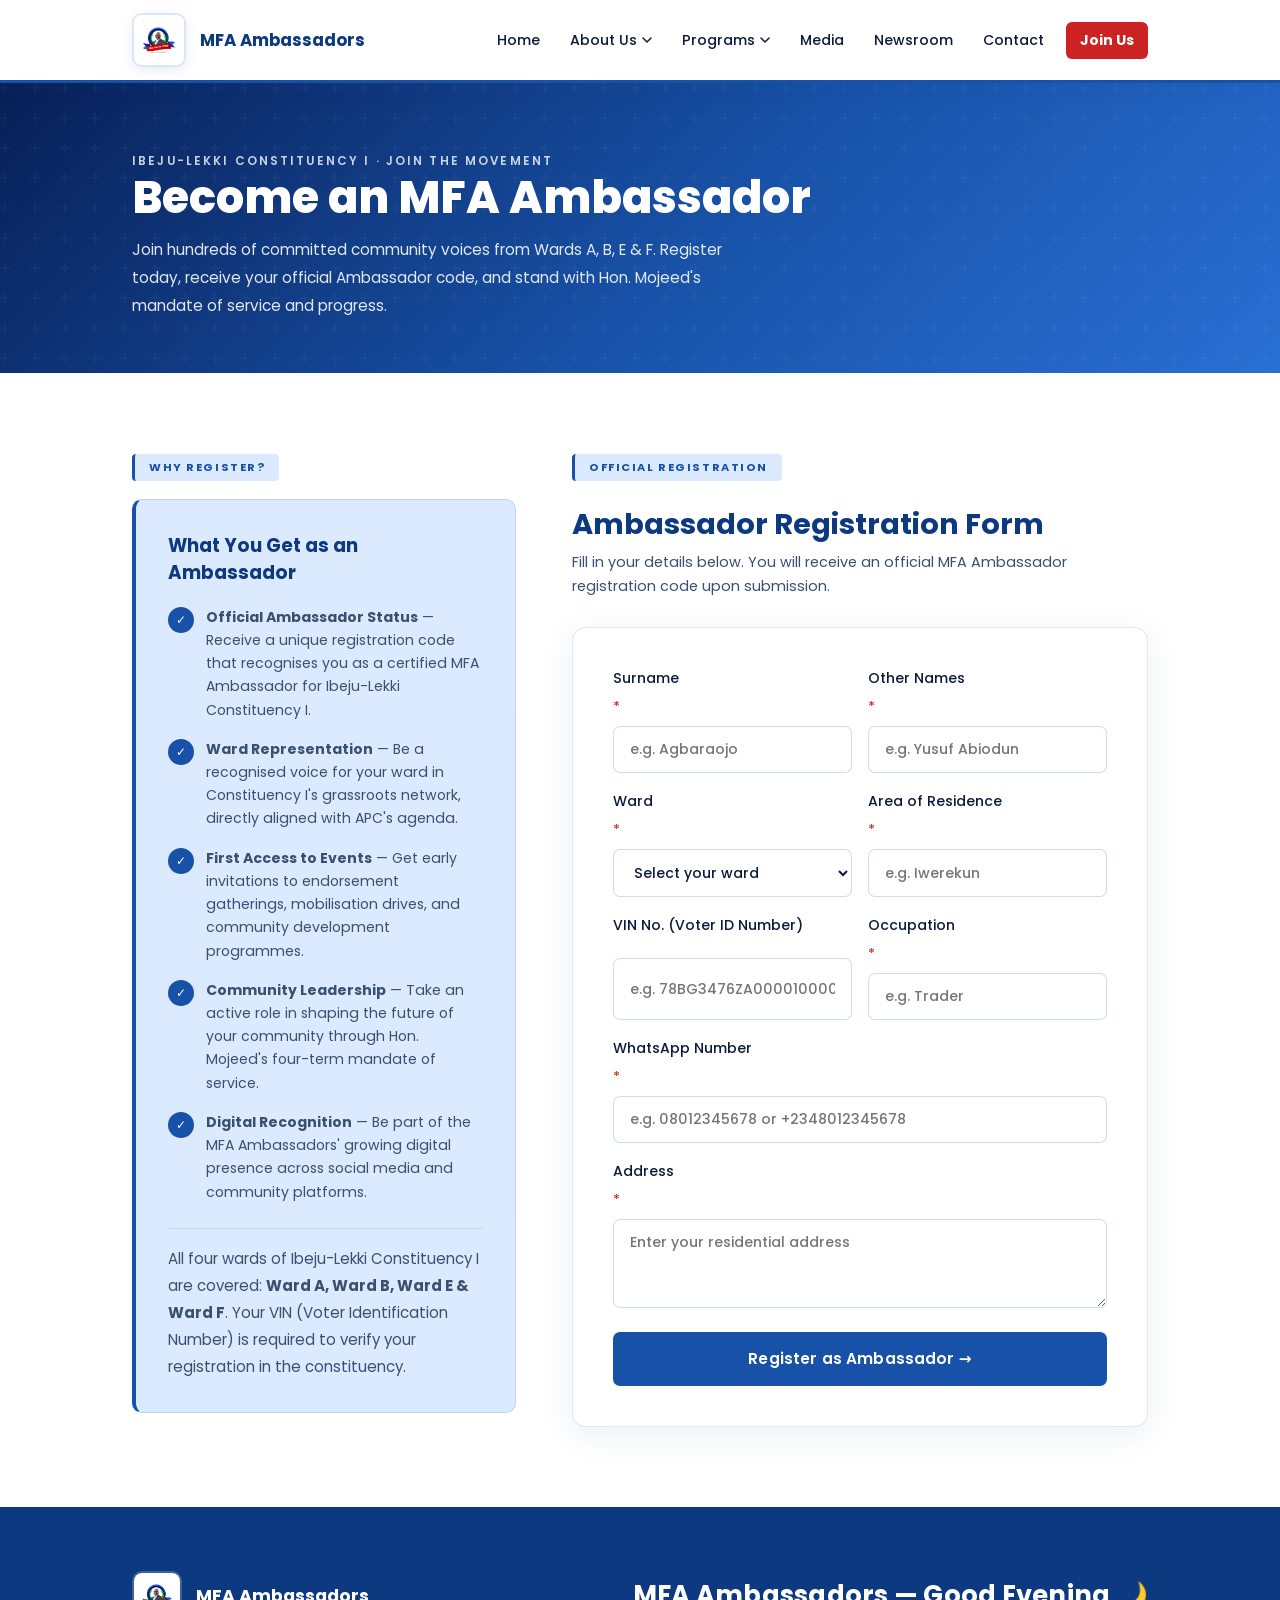
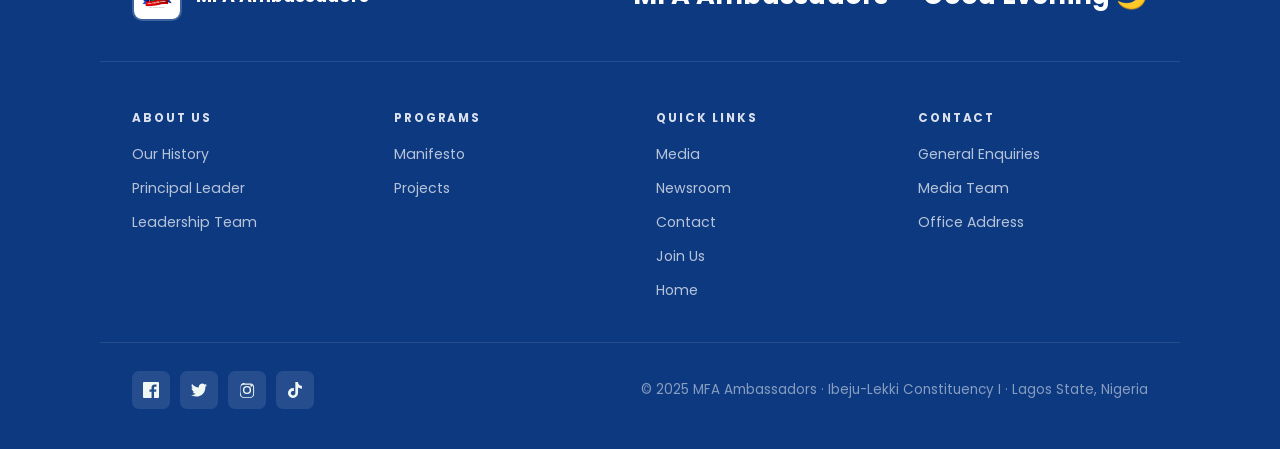
<file: join.html>
<!DOCTYPE html>
<html lang="en">
  <head>
    <meta charset="UTF-8" />
    <meta name="viewport" content="width=device-width, initial-scale=1.0" />
    <title>Become an MFA Ambassador — Ibeju-Lekki Constituency I</title>
    <link rel="stylesheet" href="styles.css" />
  </head>
  <body>

    <header class="topbar">
      <div class="container topbar-inner">
        <div class="brand-panel">
          <img src="images/MFA AMb Logo.jpeg" alt="MFA Logo" class="logo" />
          <a class="brand" href="index.html">MFA Ambassadors</a>
        </div>
        <button class="nav-toggle" aria-expanded="false" aria-controls="mainNav" type="button">
          <span class="sr-only">Toggle navigation</span>
          <span></span><span></span><span></span>
        </button>
        <nav id="mainNav" class="nav" aria-label="Primary navigation">
          <a href="index.html" class="nav-link">Home</a>
          <div class="nav-dropdown">
            <button class="nav-link nav-dropdown-toggle" aria-expanded="false" aria-haspopup="true">
              About Us
              <svg class="nav-arrow" viewBox="0 0 10 6" fill="none" aria-hidden="true"><path d="M1 1l4 4 4-4" stroke="currentColor" stroke-width="1.5" stroke-linecap="round" stroke-linejoin="round"/></svg>
            </button>
            <div class="nav-dropdown-menu">
              <a href="about-history.html">Our History</a>
              <a href="about-principal.html">Principal Leader</a>
              <a href="about-leadership.html">Leadership Team</a>
            </div>
          </div>
          <div class="nav-dropdown">
            <button class="nav-link nav-dropdown-toggle" aria-expanded="false" aria-haspopup="true">
              Programs
              <svg class="nav-arrow" viewBox="0 0 10 6" fill="none" aria-hidden="true"><path d="M1 1l4 4 4-4" stroke="currentColor" stroke-width="1.5" stroke-linecap="round" stroke-linejoin="round"/></svg>
            </button>
            <div class="nav-dropdown-menu">
              <a href="programs-manifesto.html">MFA Ambassadors' Manifesto</a>
              <a href="programs-projects.html">Projects</a>
            </div>
          </div>
          <a href="media.html" class="nav-link">Media</a>
          <a href="newsroom.html" class="nav-link">Newsroom</a>
          <a href="contact.html" class="nav-link">Contact</a>
          <a href="join.html" class="nav-link nav-link-join" aria-current="page">Join Us</a>
        </nav>
      </div>
    </header>

    <section class="page-hero">
      <div class="container">
        <span class="eyebrow">Ibeju-Lekki Constituency I &middot; Join the Movement</span>
        <h1>Become an MFA Ambassador</h1>
        <p class="intro">
          Join hundreds of committed community voices from Wards A, B, E &amp; F. Register today, receive your official Ambassador code, and stand with Hon. Mojeed's mandate of service and progress.
        </p>
      </div>
    </section>

    <main>

      <!-- Registration Form Section -->
      <section class="section" id="regFormSection">
        <div class="container">
          <div class="join-page-layout">

            <!-- Benefits Panel -->
            <div class="join-benefits">
              <div class="section-badge">Why Register?</div>
              <div class="join-benefits-card">
                <h3>What You Get as an Ambassador</h3>
                <ul class="join-benefit-list">
                  <li>
                    <span class="join-benefit-icon">✓</span>
                    <span><strong>Official Ambassador Status</strong> — Receive a unique registration code that recognises you as a certified MFA Ambassador for Ibeju-Lekki Constituency I.</span>
                  </li>
                  <li>
                    <span class="join-benefit-icon">✓</span>
                    <span><strong>Ward Representation</strong> — Be a recognised voice for your ward in Constituency I's grassroots network, directly aligned with APC's agenda.</span>
                  </li>
                  <li>
                    <span class="join-benefit-icon">✓</span>
                    <span><strong>First Access to Events</strong> — Get early invitations to endorsement gatherings, mobilisation drives, and community development programmes.</span>
                  </li>
                  <li>
                    <span class="join-benefit-icon">✓</span>
                    <span><strong>Community Leadership</strong> — Take an active role in shaping the future of your community through Hon. Mojeed's four-term mandate of service.</span>
                  </li>
                  <li>
                    <span class="join-benefit-icon">✓</span>
                    <span><strong>Digital Recognition</strong> — Be part of the MFA Ambassadors' growing digital presence across social media and community platforms.</span>
                  </li>
                </ul>
                <p class="join-note">
                  All four wards of Ibeju-Lekki Constituency I are covered: <strong>Ward A, Ward B, Ward E &amp; Ward F</strong>. Your VIN (Voter Identification Number) is required to verify your registration in the constituency.
                </p>
              </div>
            </div>

            <!-- Form Panel -->
            <div>
              <div class="join-form-header">
                <div class="section-badge">Official Registration</div>
                <h2>Ambassador Registration Form</h2>
                <p>Fill in your details below. You will receive an official MFA Ambassador registration code upon submission.</p>
              </div>
              <div class="join-form-card">
                <form id="ambassadorForm" novalidate>
                  <div class="form-fields">
                    <div class="form-row">
                      <label>
                        Surname <span style="color:#c0392b">*</span>
                        <input type="text" name="fullName" id="fullName" placeholder="e.g. Agbaraojo" required />
                      </label>
                      <label>
                        Other Names <span style="color:#c0392b">*</span>
                        <input type="text" name="otherNames" id="otherNames" placeholder="e.g. Yusuf Abiodun" required />
                      </label>
                    </div>
                    <div class="form-row">
                      <label>
                        Ward <span style="color:#c0392b">*</span>
                        <select name="ward" id="ward" required>
                          <option value="" disabled selected>Select your ward</option>
                          <option value="Ward A">Ward A</option>
                          <option value="Ward B">Ward B</option>
                          <option value="Ward E">Ward E</option>
                          <option value="Ward F">Ward F</option>
                        </select>
                      </label>
                      <label>
                        Area of Residence <span style="color:#c0392b">*</span>
                        <input type="text" name="area" id="area" placeholder="e.g. Iwerekun" required />
                      </label>
                    </div>
                    <div class="form-row">
                      <label>
                        VIN No. (Voter ID Number)
                        <input type="text" name="vin" id="vin" placeholder="e.g. 78BG3476ZA0000100000" />
                      </label>
                      <label>
                        Occupation <span style="color:#c0392b">*</span>
                        <input type="text" name="occupation" id="occupation" placeholder="e.g. Trader" required />
                      </label>
                    </div>
                    <label>
                      WhatsApp Number <span style="color:#c0392b">*</span>
                      <input type="tel" name="whatsapp" id="whatsapp" placeholder="e.g. 08012345678 or +2348012345678" required />
                      <small id="whatsappError" style="color:#cc2222;display:none;margin-top:4px;font-size:0.82rem;">Enter an 11-digit Nigerian number (e.g. 08012345678) or international format (e.g. +2348012345678)</small>
                    </label>
                    <label>
                      Address <span style="color:#c0392b">*</span>
                      <textarea name="address" id="address" rows="3" placeholder="Enter your residential address" required></textarea>
                    </label>
                    <button type="submit" class="button join-submit-btn">
                      Register as Ambassador &rarr;
                    </button>
                  </div>
                </form>
              </div>
            </div>

          </div>
        </div>
      </section>

      <!-- Success / Registration Slip (hidden until form submitted) -->
      <section class="section" id="regSuccessSection" hidden>
        <div class="container">
          <div class="join-success-wrap">

            <div class="reg-slip">
              <!-- Slip Header -->
              <div class="reg-slip-header">
                <img src="images/MFA AMb Logo.jpeg" alt="MFA Logo" class="reg-slip-logo" />
                <div class="reg-slip-org-block">
                  <p class="reg-slip-org">MFA Ambassadors</p>
                  <p class="reg-slip-org-sub">Ambassador Registration Slip</p>
                </div>
              </div>

              <!-- Slip Body -->
              <div class="reg-slip-body">
                <div class="reg-slip-check-circle">
                  <svg viewBox="0 0 34 34" fill="none" xmlns="http://www.w3.org/2000/svg" aria-hidden="true">
                    <path d="M7 18l6.5 6.5 13.5-15" stroke="#ffffff" stroke-width="3" stroke-linecap="round" stroke-linejoin="round"/>
                  </svg>
                </div>
                <span class="reg-slip-confirmed-badge">Registration Confirmed</span>
                <p class="reg-slip-dear">DEAR <span id="slipFirstName"></span>,</p>
                <p class="reg-slip-fullname" id="slipFullName"></p>
                <div class="reg-slip-code-box">
                  <p class="reg-slip-code-label">Your Membership ID</p>
                  <p class="reg-slip-code" id="slipCode"></p>
                </div>
                <p class="reg-slip-footer-note">Your Membership ID is: <strong id="slipCodeRepeat"></strong></p>
              </div>

              <!-- Slip Footer Bar -->
              <div class="reg-slip-meta-row">
                <div class="reg-slip-meta-item">
                  <span class="reg-slip-meta-val">LAGOS</span>
                  <span class="reg-slip-meta-key">State</span>
                </div>
                <div class="reg-slip-meta-divider"></div>
                <div class="reg-slip-meta-item">
                  <span class="reg-slip-meta-val">IBEJU/LEKKI</span>
                  <span class="reg-slip-meta-key">LGA</span>
                </div>
                <div class="reg-slip-meta-divider"></div>
                <div class="reg-slip-meta-item">
                  <span class="reg-slip-meta-val" id="slipWard"></span>
                  <span class="reg-slip-meta-key">Ward</span>
                </div>
              </div>
            </div>

            <!-- Actions below slip -->
            <div class="reg-slip-actions">
              <button class="button primary" id="printBtn">Print Slip</button>
              <a href="index.html" class="button button-outline">Back to Home</a>
            </div>

          </div>
        </div>
      </section>

    </main>

    <footer class="footer">
      <div class="container footer-top">
        <a class="footer-logo" href="index.html">
          <img src="images/MFA AMb Logo.jpeg" alt="MFA Logo" />
          <span>MFA Ambassadors</span>
        </a>
        <p class="footer-greeting"><span class="greeting-part" id="footerGreeting">MFA Ambassadors</span></p>
      </div>
      <div class="container footer-grid">
        <div class="footer-column">
          <p class="footer-heading">About Us</p>
          <a href="about-history.html">Our History</a>
          <a href="about-principal.html">Principal Leader</a>
          <a href="about-leadership.html">Leadership Team</a>
        </div>
        <div class="footer-column">
          <p class="footer-heading">Programs</p>
          <a href="programs-manifesto.html">Manifesto</a>
          <a href="programs-projects.html">Projects</a>
        </div>
        <div class="footer-column">
          <p class="footer-heading">Quick Links</p>
          <a href="media.html">Media</a>
          <a href="newsroom.html">Newsroom</a>
          <a href="contact.html">Contact</a>
          <a href="join.html">Join Us</a>
          <a href="index.html">Home</a>
        </div>
        <div class="footer-column">
          <p class="footer-heading">Contact</p>
          <a href="contact.html">General Enquiries</a>
          <a href="contact.html">Media Team</a>
          <a href="contact.html">Office Address</a>
        </div>
      </div>
      <div class="container footer-bottom">
        <div class="footer-social">
          <a href="#" class="social-link" aria-label="Facebook"><svg viewBox="0 0 24 24" aria-hidden="true"><path d="M22.675 0H1.325C.593 0 0 .593 0 1.326v21.348C0 23.407.593 24 1.325 24H12.82v-9.294H9.692v-3.622h3.128V8.413c0-3.1 1.893-4.788 4.659-4.788 1.325 0 2.464.099 2.795.143v3.24l-1.918.001c-1.504 0-1.797.715-1.797 1.763v2.313h3.587l-.467 3.622h-3.12V24h6.116C23.407 24 24 23.407 24 22.674V1.326C24 .593 23.407 0 22.675 0z"/></svg></a>
          <a href="#" class="social-link" aria-label="Twitter/X"><svg viewBox="0 0 24 24" aria-hidden="true"><path d="M24 4.557a9.83 9.83 0 0 1-2.828.775 4.932 4.932 0 0 0 2.165-2.724 9.865 9.865 0 0 1-3.127 1.195 4.92 4.92 0 0 0-8.384 4.482A13.965 13.965 0 0 1 1.671 3.149a4.917 4.917 0 0 0 1.523 6.574 4.903 4.903 0 0 1-2.229-.616c-.054 2.28 1.581 4.415 3.949 4.89a4.935 4.935 0 0 1-2.224.084 4.27 4.27 0 0 0 4.6 3.417A9.868 9.868 0 0 1 0 19.54a13.934 13.934 0 0 0 7.548 2.212c9.057 0 14.01-6.53 14.01-14.01 0-.214-.005-.426-.014-.637A10.025 10.025 0 0 0 24 4.557z"/></svg></a>
          <a href="#" class="social-link" aria-label="Instagram"><svg viewBox="0 0 24 24" aria-hidden="true"><path d="M12 2.163c3.204 0 3.584.012 4.85.07 1.17.054 1.96.24 2.416.413a4.92 4.92 0 0 1 1.777 1.177 4.92 4.92 0 0 1 1.177 1.777c.173.456.359 1.246.413 2.416.058 1.266.07 1.646.07 4.85s-.012 3.584-.07 4.85c-.054 1.17-.24 1.96-.413 2.416a4.902 4.902 0 0 1-1.177 1.777 4.92 4.92 0 0 1-1.777 1.177c-.456.173-1.246.359-2.416.413-1.266.058-1.646.07-4.85.07s-3.584-.012-4.85-.07c-1.17-.054-1.96-.24-2.416-.413a4.92 4.92 0 0 1-1.777-1.177 4.92 4.92 0 0 1-1.177-1.777c-.173-.456-.359-1.246-.413-2.416C2.175 15.747 2.163 15.367 2.163 12s.012-3.584.07-4.85c.054-1.17.24-1.96.413-2.416a4.92 4.92 0 0 1 1.177-1.777 4.92 4.92 0 0 1 1.777-1.177c.456-.173 1.246-.359 2.416-.413C8.416 2.175 8.796 2.163 12 2.163zm0 1.838c-3.185 0-3.566.011-4.822.069-1.036.05-1.597.221-1.968.367-.493.197-.846.433-1.217.804a3.123 3.123 0 0 0-.804 1.217c-.146.371-.317.932-.367 1.968-.058 1.256-.069 1.637-.069 4.822s.011 3.566.069 4.822c.05 1.036.221 1.597.367 1.968.197.493.433.846.804 1.217.371.371.724.607 1.217.804.371.146.932.317 1.968.367 1.256.058 1.637.069 4.822.069s3.566-.011 4.822-.069c1.036-.05 1.597-.221 1.968-.367.493-.197.846-.433 1.217-.804a3.123 3.123 0 0 0 .804-1.217c.146-.371.317-.932.367-1.968.058-1.256.069-1.637.069-4.822s-.011-3.566-.069-4.822c-.05-1.036-.221-1.597-.367-1.968a3.123 3.123 0 0 0-.804-1.217 3.123 3.123 0 0 0-1.217-.804c-.371-.146-.932-.317-1.968-.367-1.256-.058-1.637-.069-4.822-.069zM12 5.838a6.162 6.162 0 1 0 0 12.324 6.162 6.162 0 0 0 0-12.324zm0 10.162a3.999 3.999 0 1 1 0-7.998 3.999 3.999 0 0 1 0 7.998zm6.406-11.845a1.44 1.44 0 1 0 0 2.881 1.44 1.44 0 0 0 0-2.881z"/></svg></a>
          <a href="#" class="social-link" aria-label="TikTok"><svg viewBox="0 0 24 24" aria-hidden="true"><path d="M12.525.02c1.31-.02 2.61-.01 3.91-.02.08 1.53.63 3.09 1.75 4.17 1.12 1.11 2.7 1.62 4.24 1.79v4.03c-1.44-.05-2.89-.35-4.2-.97-.57-.26-1.1-.59-1.62-.93-.01 2.92.01 5.84-.02 8.75-.08 1.4-.54 2.79-1.35 3.94-1.31 1.92-3.58 3.17-5.91 3.21-1.43.08-2.86-.31-4.08-1.03-2.02-1.19-3.44-3.37-3.65-5.71-.02-.5-.03-1-.01-1.49.18-1.9 1.12-3.72 2.58-4.96 1.66-1.44 3.98-2.13 6.15-1.72.02 1.48-.04 2.96-.04 4.44-.99-.32-2.15-.23-3.02.37-.63.41-1.11 1.04-1.36 1.75-.21.51-.15 1.07-.14 1.61.24 1.64 1.82 3.02 3.5 2.87 1.12-.01 2.19-.66 2.77-1.61.19-.33.4-.67.41-1.06.1-1.79.06-3.57.07-5.36.01-4.03-.01-8.05.02-12.07z"/></svg></a>
        </div>
        <p>&copy; 2025 MFA Ambassadors &middot; Ibeju-Lekki Constituency I &middot; Lagos State, Nigeria</p>
      </div>
    </footer>

    <script src="script.js"></script>
    <script>
      (function () {
        // ── Paste your Google Apps Script Web App URL here after deploying ──
        var SCRIPT_URL = 'https://script.google.com/macros/s/AKfycbzAoXrC0wa2AWG4_mrKqdoTVqRcqmp7tm9ClZmBYQRXz3JcLJ1F-_maJE4ABvprRwOc5w/exec';

        var form        = document.getElementById('ambassadorForm');
        var formSection = document.getElementById('regFormSection');
        var successSection = document.getElementById('regSuccessSection');
        var submitBtn   = form.querySelector('.join-submit-btn');
        var printBtn    = document.getElementById('printBtn');

        function generateCode() {
          var ts   = Date.now().toString().slice(-8);        // last 8 digits of ms timestamp
          var rand = Math.floor(Math.random() * 900 + 100); // 3-digit random (100–999)
          return 'MFA-AMB' + ts + rand;                     // e.g. MFA-AMB56078432910
        }

        function showSlip(payload) {
          document.getElementById('slipFirstName').textContent = payload.surname.toUpperCase();
          document.getElementById('slipFullName').textContent  = payload.otherNames;
          document.getElementById('slipCode').textContent      = payload.code;
          document.getElementById('slipCodeRepeat').textContent = payload.code;
          document.getElementById('slipWard').textContent      = payload.ward.toUpperCase();

          formSection.hidden    = false; // keep in DOM for print-hide CSS
          formSection.style.display = 'none';
          successSection.hidden = false;
          window.scrollTo({ top: 0, behavior: 'smooth' });
        }

        function sendToSheets(payload) {
          if (!SCRIPT_URL || SCRIPT_URL === 'YOUR_SCRIPT_URL_HERE') return;
          fetch(SCRIPT_URL, {
            method:  'POST',
            mode:    'no-cors',
            headers: { 'Content-Type': 'text/plain' },
            body:    JSON.stringify(payload)
          }).catch(function () { /* silent — slip already shown */ });
        }

        form.addEventListener('submit', function (e) {
          e.preventDefault();

          var surname    = document.getElementById('fullName').value.trim();
          var otherNames = document.getElementById('otherNames').value.trim();
          var ward       = document.getElementById('ward').value;
          var area       = document.getElementById('area').value.trim();
          var vin        = document.getElementById('vin').value.trim();
          var occupation = document.getElementById('occupation').value.trim();
          var whatsapp   = document.getElementById('whatsapp').value.trim();
          var address    = document.getElementById('address').value.trim();

          if (!surname || !otherNames || !ward || !area || !occupation || !whatsapp || !address) {
            alert('Please fill in all required fields.');
            return;
          }

          // Phone validation: 11-digit Nigerian (07062607886) OR international (+234... / +1... etc.)
          var phoneClean = whatsapp.replace(/[\s\-().]/g, '');
          var phoneValid = /^0\d{10}$/.test(phoneClean) ||   // 11 digits, starts with 0
                           /^\+\d{7,15}$/.test(phoneClean);  // + then 7–15 digits (global ITU)
          var phoneErr = document.getElementById('whatsappError');
          if (!phoneValid) {
            phoneErr.style.display = 'block';
            document.getElementById('whatsapp').focus();
            return;
          }
          phoneErr.style.display = 'none';

          // Disable button and show loading
          submitBtn.disabled    = true;
          submitBtn.textContent = 'Submitting…';

          var code    = generateCode();
          var payload = { code, surname, otherNames, ward, area, vin, occupation, whatsapp, address };

          // Fire-and-forget to Google Sheets, then immediately show slip
          sendToSheets(payload);
          showSlip(payload);
        });

        printBtn.addEventListener('click', function () {
          window.print();
        });
      })();
    </script>
  </body>
</html>
</file>
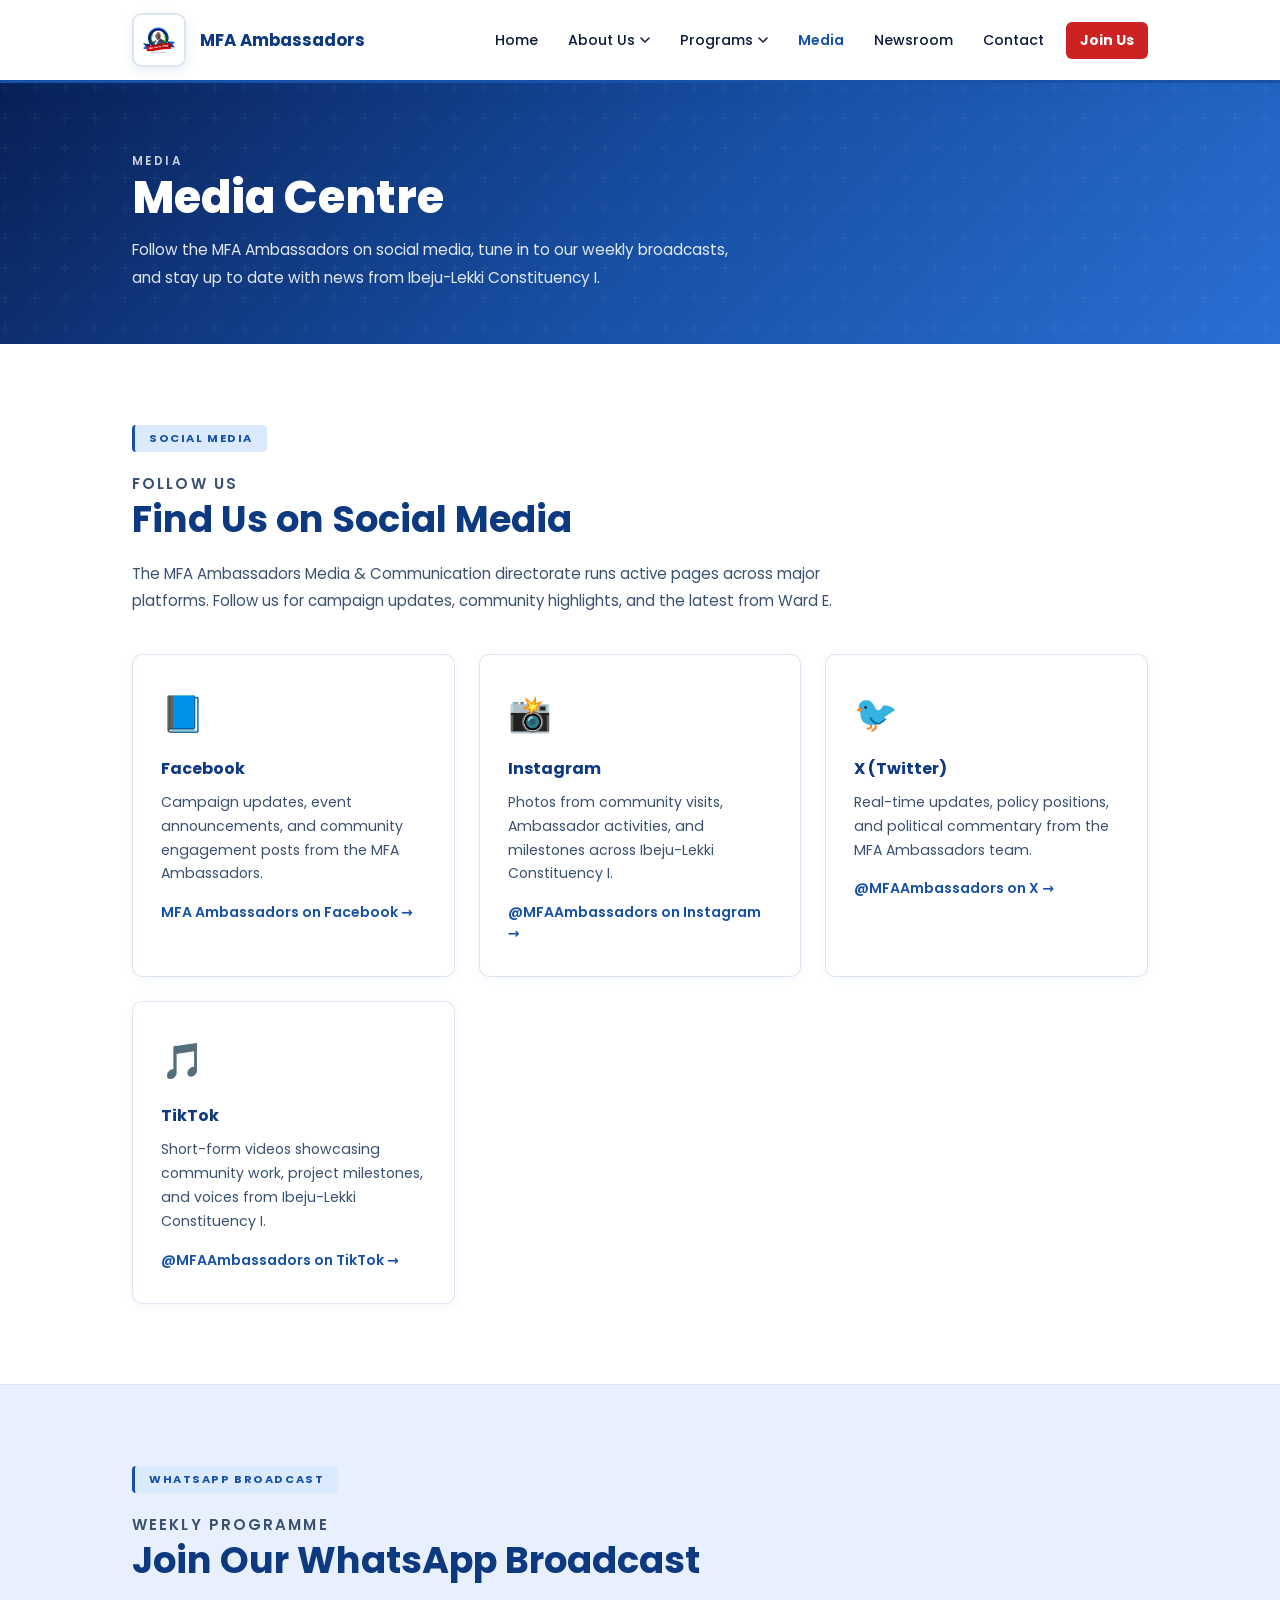
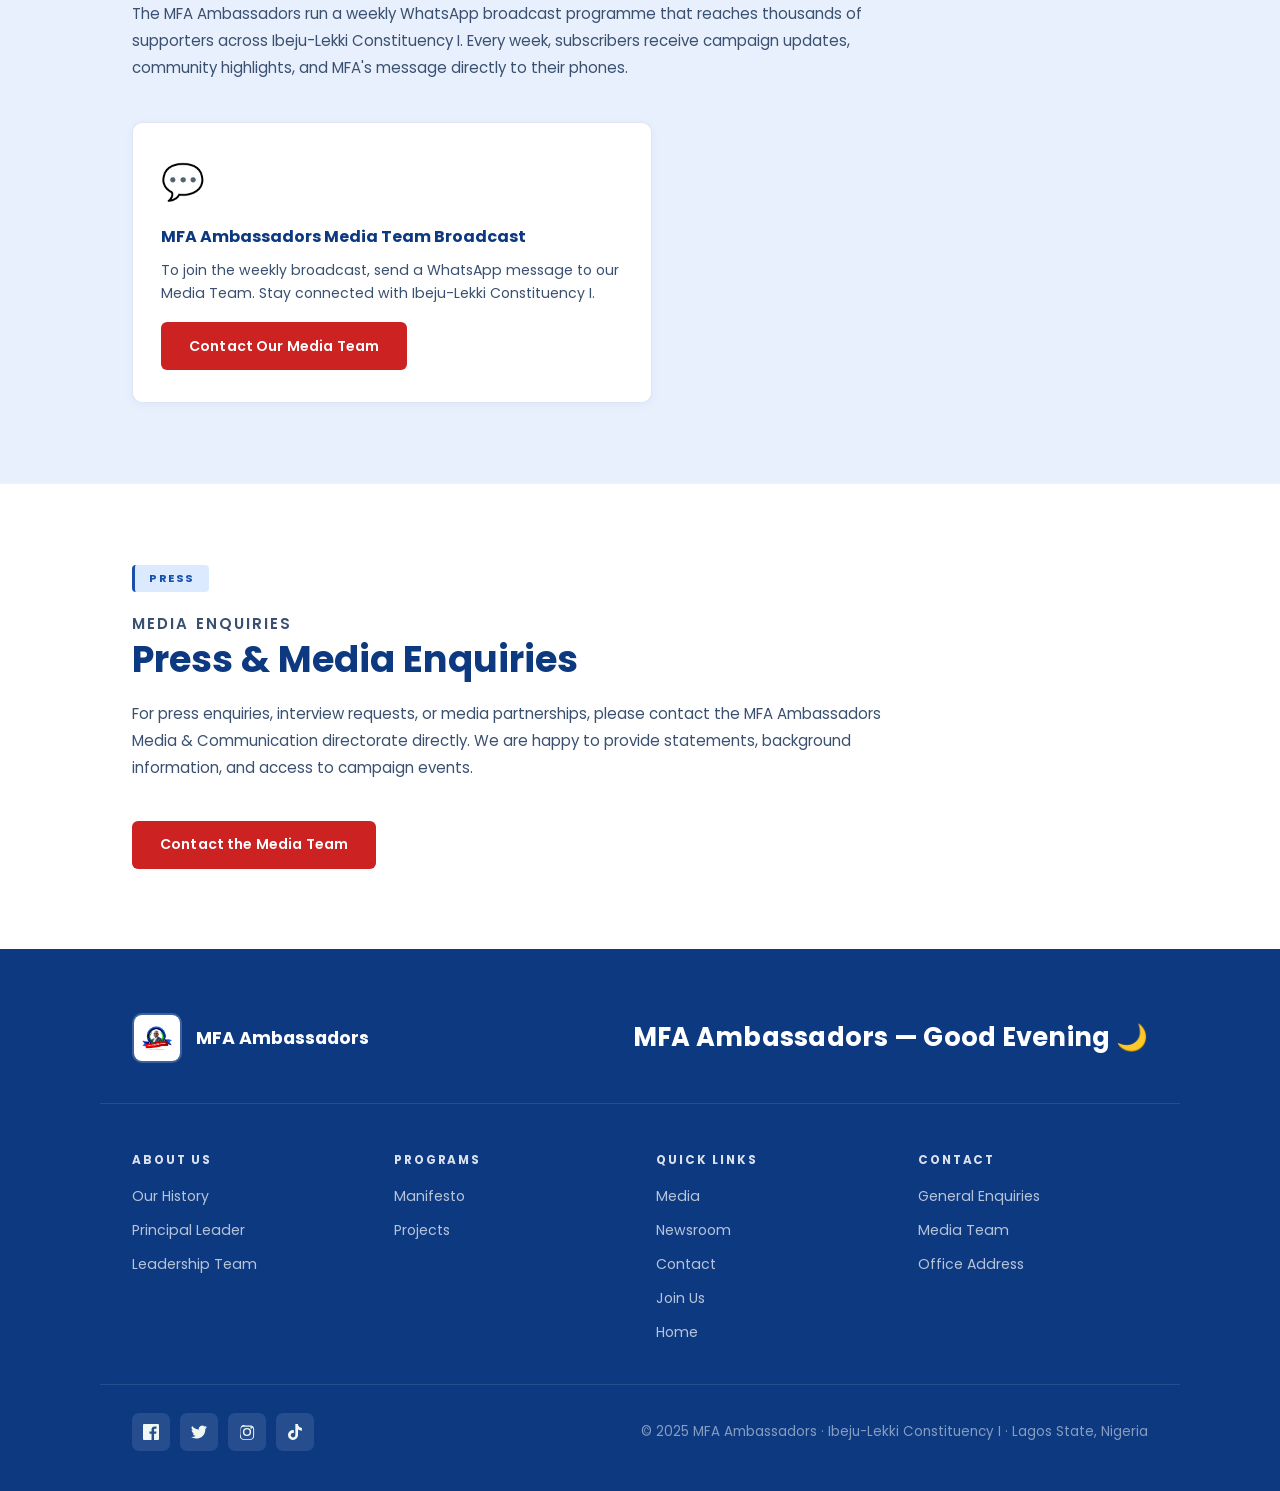
<file: media.html>
<!DOCTYPE html>
<html lang="en">
  <head>
    <meta charset="UTF-8" />
    <meta name="viewport" content="width=device-width, initial-scale=1.0" />
    <title>Media — MFA Ambassadors</title>
    <link rel="stylesheet" href="styles.css" />
  </head>
  <body>

    <header class="topbar">
      <div class="container topbar-inner">
        <div class="brand-panel">
          <img src="images/MFA AMb Logo.jpeg" alt="MFA Logo" class="logo" />
          <a class="brand" href="index.html">MFA Ambassadors</a>
        </div>
        <button class="nav-toggle" aria-expanded="false" aria-controls="mainNav" type="button">
          <span class="sr-only">Toggle navigation</span>
          <span></span><span></span><span></span>
        </button>
        <nav id="mainNav" class="nav" aria-label="Primary navigation">
          <a href="index.html" class="nav-link">Home</a>
          <div class="nav-dropdown">
            <button class="nav-link nav-dropdown-toggle" aria-expanded="false" aria-haspopup="true">
              About Us
              <svg class="nav-arrow" viewBox="0 0 10 6" fill="none" aria-hidden="true"><path d="M1 1l4 4 4-4" stroke="currentColor" stroke-width="1.5" stroke-linecap="round" stroke-linejoin="round"/></svg>
            </button>
            <div class="nav-dropdown-menu">
              <a href="about-history.html">Our History</a>
              <a href="about-principal.html">Principal Leader</a>
              <a href="about-leadership.html">Leadership Team</a>
            </div>
          </div>
          <div class="nav-dropdown">
            <button class="nav-link nav-dropdown-toggle" aria-expanded="false" aria-haspopup="true">
              Programs
              <svg class="nav-arrow" viewBox="0 0 10 6" fill="none" aria-hidden="true"><path d="M1 1l4 4 4-4" stroke="currentColor" stroke-width="1.5" stroke-linecap="round" stroke-linejoin="round"/></svg>
            </button>
            <div class="nav-dropdown-menu">
              <a href="programs-manifesto.html">MFA Ambassadors' Manifesto</a>
              <a href="programs-projects.html">Projects</a>
            </div>
          </div>
          <a href="media.html" class="nav-link" aria-current="page">Media</a>
          <a href="newsroom.html" class="nav-link">Newsroom</a>
          <a href="contact.html" class="nav-link">Contact</a>
          <a href="join.html" class="nav-link nav-link-join">Join Us</a>
        </nav>
      </div>
    </header>

    <section class="page-hero">
      <div class="container">
        <span class="eyebrow">Media</span>
        <h1>Media Centre</h1>
        <p class="intro">Follow the MFA Ambassadors on social media, tune in to our weekly broadcasts, and stay up to date with news from Ibeju-Lekki Constituency I.</p>
      </div>
    </section>

    <main>

      <section class="section">
        <div class="container">
          <div class="section-badge">Social Media</div>
          <div class="section-text">
            <p class="section-label">Follow Us</p>
            <h2>Find Us on Social Media</h2>
            <p>
              The MFA Ambassadors Media & Communication directorate runs active pages across major platforms. Follow us for campaign updates, community highlights, and the latest from Ward E.
            </p>
          </div>

          <div class="media-grid">
            <div class="media-card">
              <div class="media-card-icon">📘</div>
              <h3>Facebook</h3>
              <p>Campaign updates, event announcements, and community engagement posts from the MFA Ambassadors.</p>
              <div class="social-handles">
                <a href="#" class="social-handle-link">MFA Ambassadors on Facebook →</a>
              </div>
            </div>
            <div class="media-card">
              <div class="media-card-icon">📸</div>
              <h3>Instagram</h3>
              <p>Photos from community visits, Ambassador activities, and milestones across Ibeju-Lekki Constituency I.</p>
              <div class="social-handles">
                <a href="#" class="social-handle-link">@MFAAmbassadors on Instagram →</a>
              </div>
            </div>
            <div class="media-card">
              <div class="media-card-icon">🐦</div>
              <h3>X (Twitter)</h3>
              <p>Real-time updates, policy positions, and political commentary from the MFA Ambassadors team.</p>
              <div class="social-handles">
                <a href="#" class="social-handle-link">@MFAAmbassadors on X →</a>
              </div>
            </div>
            <div class="media-card">
              <div class="media-card-icon">🎵</div>
              <h3>TikTok</h3>
              <p>Short-form videos showcasing community work, project milestones, and voices from Ibeju-Lekki Constituency I.</p>
              <div class="social-handles">
                <a href="#" class="social-handle-link">@MFAAmbassadors on TikTok →</a>
              </div>
            </div>
          </div>
        </div>
      </section>

      <section class="section section-alt">
        <div class="container">
          <div class="section-badge">WhatsApp Broadcast</div>
          <div class="section-text">
            <p class="section-label">Weekly Programme</p>
            <h2>Join Our WhatsApp Broadcast</h2>
            <p>
              The MFA Ambassadors run a weekly WhatsApp broadcast programme that reaches thousands of supporters across Ibeju-Lekki Constituency I. Every week, subscribers receive campaign updates, community highlights, and MFA's message directly to their phones.
            </p>
          </div>
          <div class="media-card" style="max-width:520px;">
            <div class="media-card-icon">💬</div>
            <h3>MFA Ambassadors Media Team Broadcast</h3>
            <p>To join the weekly broadcast, send a WhatsApp message to our Media Team. Stay connected with Ibeju-Lekki Constituency I.</p>
            <div style="margin-top:16px;">
              <a href="contact.html" class="button primary">Contact Our Media Team</a>
            </div>
          </div>
        </div>
      </section>

      <section class="section">
        <div class="container">
          <div class="section-badge">Press</div>
          <div class="section-text">
            <p class="section-label">Media Enquiries</p>
            <h2>Press & Media Enquiries</h2>
            <p>
              For press enquiries, interview requests, or media partnerships, please contact the MFA Ambassadors Media & Communication directorate directly. We are happy to provide statements, background information, and access to campaign events.
            </p>
          </div>
          <a href="contact.html" class="button primary">Contact the Media Team</a>
        </div>
      </section>

    </main>

    <footer class="footer">
      <div class="container footer-top">
        <a class="footer-logo" href="index.html">
          <img src="images/MFA AMb Logo.jpeg" alt="MFA Logo" />
          <span>MFA Ambassadors</span>
        </a>
        <p class="footer-greeting"><span class="greeting-part" id="footerGreeting">MFA Ambassadors</span></p>
      </div>
      <div class="container footer-grid">
        <div class="footer-column">
          <p class="footer-heading">About Us</p>
          <a href="about-history.html">Our History</a>
          <a href="about-principal.html">Principal Leader</a>
          <a href="about-leadership.html">Leadership Team</a>
        </div>
        <div class="footer-column">
          <p class="footer-heading">Programs</p>
          <a href="programs-manifesto.html">Manifesto</a>
          <a href="programs-projects.html">Projects</a>
        </div>
        <div class="footer-column">
          <p class="footer-heading">Quick Links</p>
          <a href="media.html">Media</a>
          <a href="newsroom.html">Newsroom</a>
          <a href="contact.html">Contact</a>
          <a href="join.html">Join Us</a>
          <a href="index.html">Home</a>
        </div>
        <div class="footer-column">
          <p class="footer-heading">Contact</p>
          <a href="contact.html">General Enquiries</a>
          <a href="contact.html">Media Team</a>
          <a href="contact.html">Office Address</a>
        </div>
      </div>
      <div class="container footer-bottom">
        <div class="footer-social">
          <a href="#" class="social-link" aria-label="Facebook"><svg viewBox="0 0 24 24" aria-hidden="true"><path d="M22.675 0H1.325C.593 0 0 .593 0 1.326v21.348C0 23.407.593 24 1.325 24H12.82v-9.294H9.692v-3.622h3.128V8.413c0-3.1 1.893-4.788 4.659-4.788 1.325 0 2.464.099 2.795.143v3.24l-1.918.001c-1.504 0-1.797.715-1.797 1.763v2.313h3.587l-.467 3.622h-3.12V24h6.116C23.407 24 24 23.407 24 22.674V1.326C24 .593 23.407 0 22.675 0z"/></svg></a>
          <a href="#" class="social-link" aria-label="Twitter/X"><svg viewBox="0 0 24 24" aria-hidden="true"><path d="M24 4.557a9.83 9.83 0 0 1-2.828.775 4.932 4.932 0 0 0 2.165-2.724 9.865 9.865 0 0 1-3.127 1.195 4.92 4.92 0 0 0-8.384 4.482A13.965 13.965 0 0 1 1.671 3.149a4.917 4.917 0 0 0 1.523 6.574 4.903 4.903 0 0 1-2.229-.616c-.054 2.28 1.581 4.415 3.949 4.89a4.935 4.935 0 0 1-2.224.084 4.27 4.27 0 0 0 4.6 3.417A9.868 9.868 0 0 1 0 19.54a13.934 13.934 0 0 0 7.548 2.212c9.057 0 14.01-6.53 14.01-14.01 0-.214-.005-.426-.014-.637A10.025 10.025 0 0 0 24 4.557z"/></svg></a>
          <a href="#" class="social-link" aria-label="Instagram"><svg viewBox="0 0 24 24" aria-hidden="true"><path d="M12 2.163c3.204 0 3.584.012 4.85.07 1.17.054 1.96.24 2.416.413a4.92 4.92 0 0 1 1.777 1.177 4.92 4.92 0 0 1 1.177 1.777c.173.456.359 1.246.413 2.416.058 1.266.07 1.646.07 4.85s-.012 3.584-.07 4.85c-.054 1.17-.24 1.96-.413 2.416a4.902 4.902 0 0 1-1.177 1.777 4.92 4.92 0 0 1-1.777 1.177c-.456.173-1.246.359-2.416.413-1.266.058-1.646.07-4.85.07s-3.584-.012-4.85-.07c-1.17-.054-1.96-.24-2.416-.413a4.92 4.92 0 0 1-1.777-1.177 4.92 4.92 0 0 1-1.177-1.777c-.173-.456-.359-1.246-.413-2.416C2.175 15.747 2.163 15.367 2.163 12s.012-3.584.07-4.85c.054-1.17.24-1.96.413-2.416a4.92 4.92 0 0 1 1.177-1.777 4.92 4.92 0 0 1 1.777-1.177c.456-.173 1.246-.359 2.416-.413C8.416 2.175 8.796 2.163 12 2.163zm0 1.838c-3.185 0-3.566.011-4.822.069-1.036.05-1.597.221-1.968.367-.493.197-.846.433-1.217.804a3.123 3.123 0 0 0-.804 1.217c-.146.371-.317.932-.367 1.968-.058 1.256-.069 1.637-.069 4.822s.011 3.566.069 4.822c.05 1.036.221 1.597.367 1.968.197.493.433.846.804 1.217.371.371.724.607 1.217.804.371.146.932.317 1.968.367 1.256.058 1.637.069 4.822.069s3.566-.011 4.822-.069c1.036-.05 1.597-.221 1.968-.367.493-.197.846-.433 1.217-.804a3.123 3.123 0 0 0 .804-1.217c.146-.371.317-.932.367-1.968.058-1.256.069-1.637.069-4.822s-.011-3.566-.069-4.822c-.05-1.036-.221-1.597-.367-1.968a3.123 3.123 0 0 0-.804-1.217 3.123 3.123 0 0 0-1.217-.804c-.371-.146-.932-.317-1.968-.367-1.256-.058-1.637-.069-4.822-.069zM12 5.838a6.162 6.162 0 1 0 0 12.324 6.162 6.162 0 0 0 0-12.324zm0 10.162a3.999 3.999 0 1 1 0-7.998 3.999 3.999 0 0 1 0 7.998zm6.406-11.845a1.44 1.44 0 1 0 0 2.881 1.44 1.44 0 0 0 0-2.881z"/></svg></a>
          <a href="#" class="social-link" aria-label="TikTok"><svg viewBox="0 0 24 24" aria-hidden="true"><path d="M12.525.02c1.31-.02 2.61-.01 3.91-.02.08 1.53.63 3.09 1.75 4.17 1.12 1.11 2.7 1.62 4.24 1.79v4.03c-1.44-.05-2.89-.35-4.2-.97-.57-.26-1.1-.59-1.62-.93-.01 2.92.01 5.84-.02 8.75-.08 1.4-.54 2.79-1.35 3.94-1.31 1.92-3.58 3.17-5.91 3.21-1.43.08-2.86-.31-4.08-1.03-2.02-1.19-3.44-3.37-3.65-5.71-.02-.5-.03-1-.01-1.49.18-1.9 1.12-3.72 2.58-4.96 1.66-1.44 3.98-2.13 6.15-1.72.02 1.48-.04 2.96-.04 4.44-.99-.32-2.15-.23-3.02.37-.63.41-1.11 1.04-1.36 1.75-.21.51-.15 1.07-.14 1.61.24 1.64 1.82 3.02 3.5 2.87 1.12-.01 2.19-.66 2.77-1.61.19-.33.4-.67.41-1.06.1-1.79.06-3.57.07-5.36.01-4.03-.01-8.05.02-12.07z"/></svg></a>
        </div>
        <p>© 2025 MFA Ambassadors · Ibeju-Lekki Constituency I · Lagos State, Nigeria</p>
      </div>
    </footer>

    <script src="script.js"></script>
  </body>
</html>
</file>
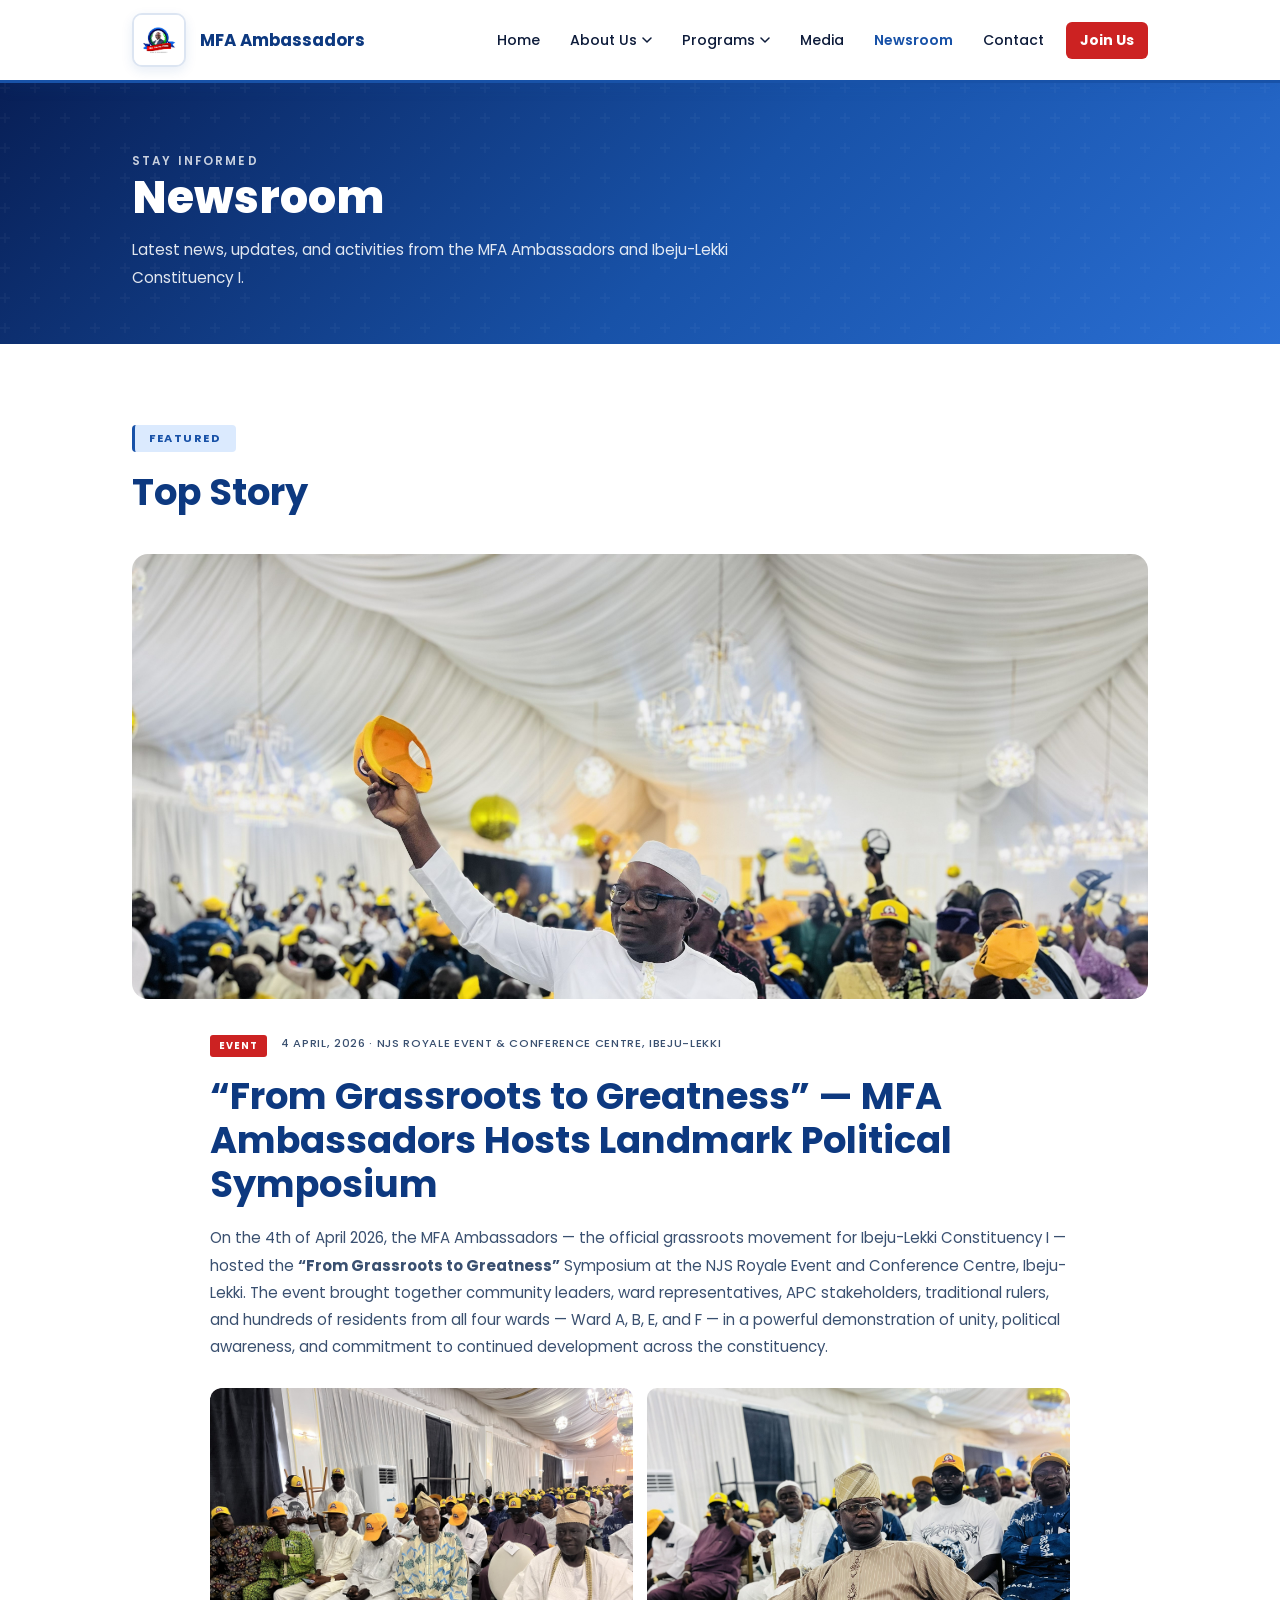
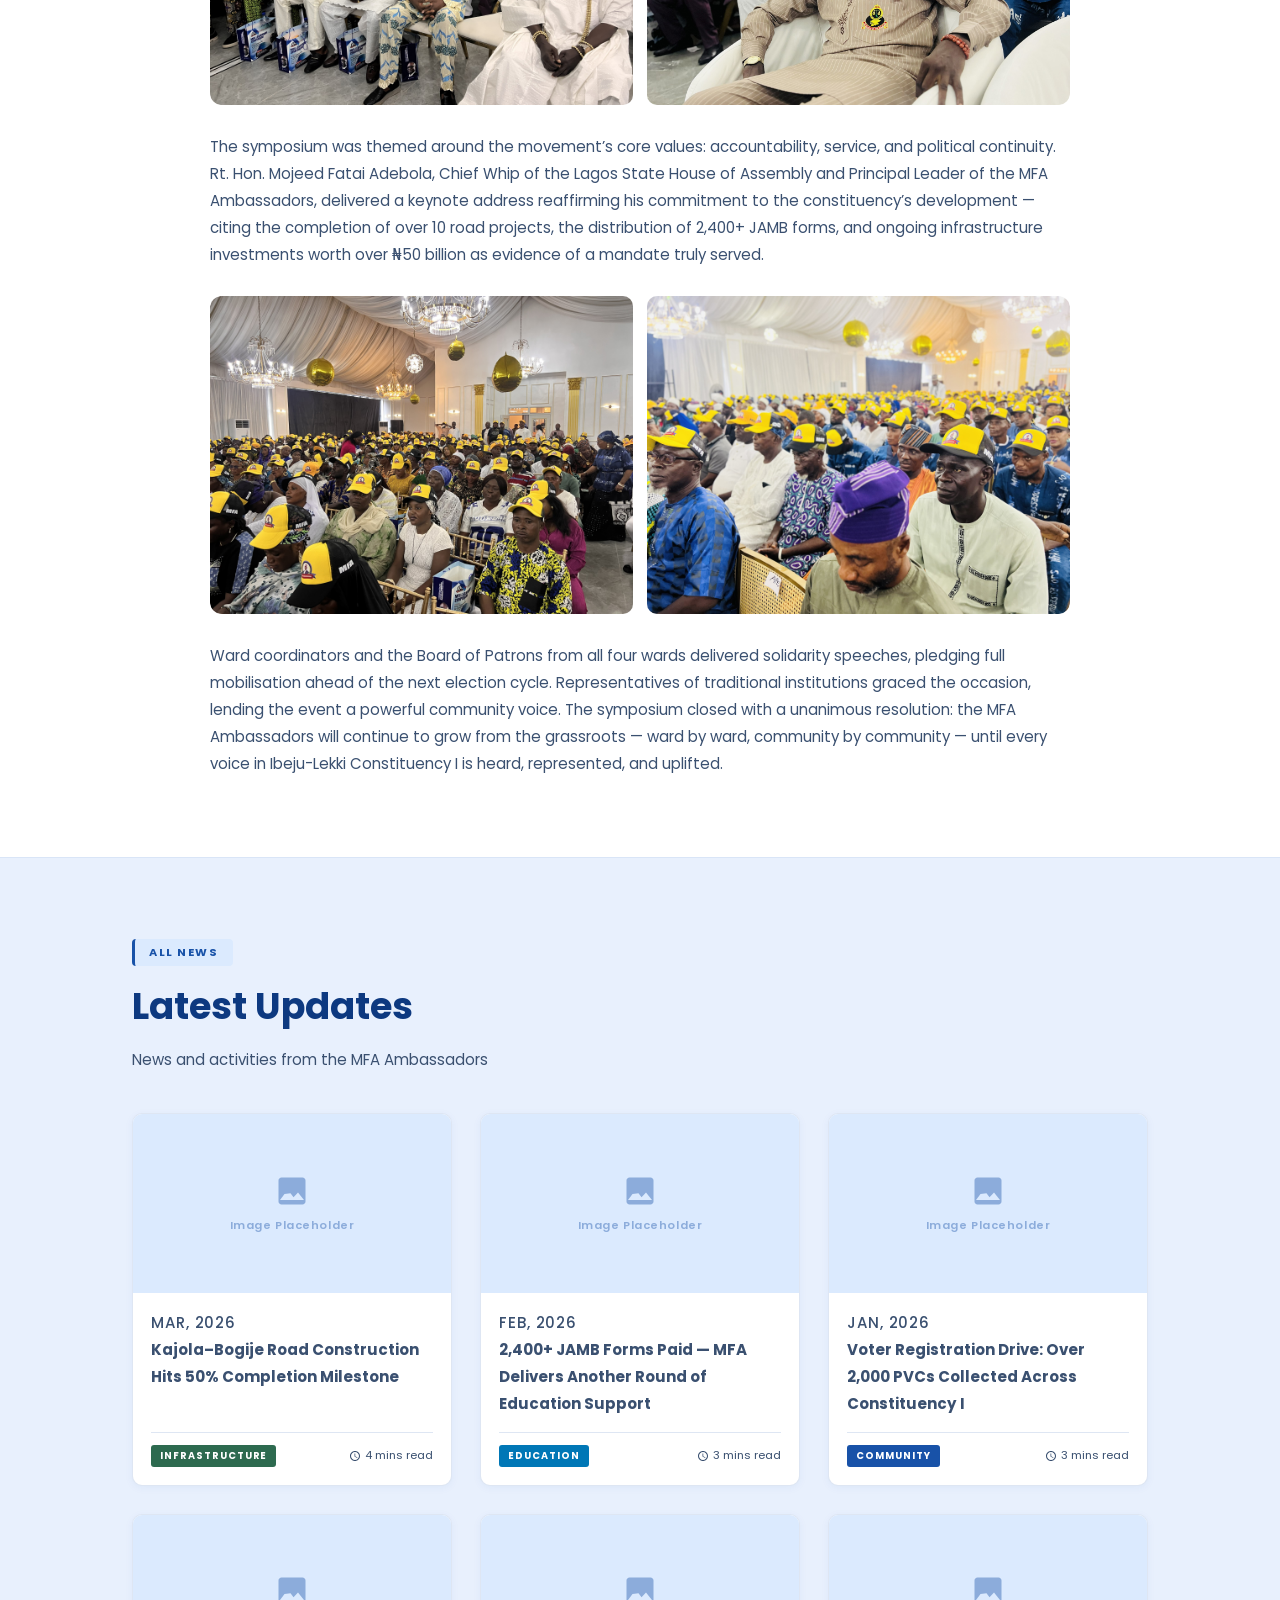
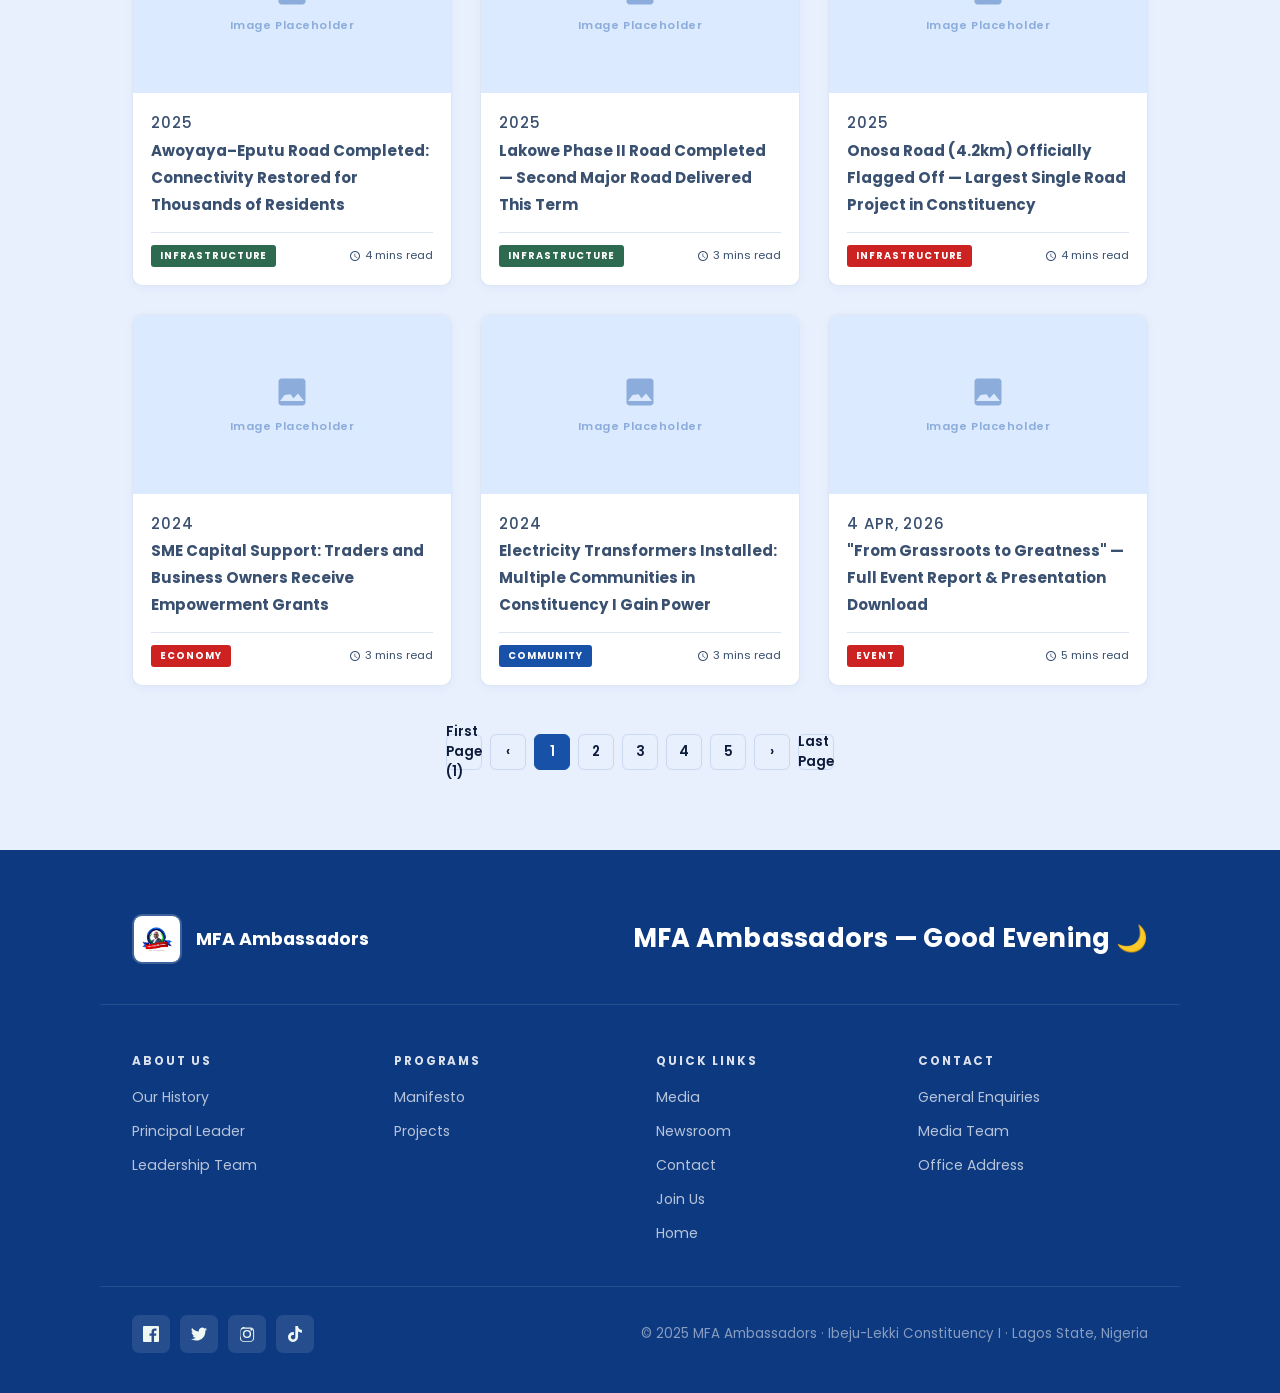
<file: newsroom.html>
<!DOCTYPE html>
<html lang="en">
  <head>
    <meta charset="UTF-8" />
    <meta name="viewport" content="width=device-width, initial-scale=1.0" />
    <title>Newsroom — MFA Ambassadors</title>
    <link rel="stylesheet" href="styles.css" />
  </head>
  <body>

    <header class="topbar">
      <div class="container topbar-inner">
        <div class="brand-panel">
          <img src="images/MFA AMb Logo.jpeg" alt="MFA Logo" class="logo" />
          <a class="brand" href="index.html">MFA Ambassadors</a>
        </div>
        <button class="nav-toggle" aria-expanded="false" aria-controls="mainNav" type="button">
          <span class="sr-only">Toggle navigation</span>
          <span></span><span></span><span></span>
        </button>
        <nav id="mainNav" class="nav" aria-label="Primary navigation">
          <a href="index.html" class="nav-link">Home</a>
          <div class="nav-dropdown">
            <button class="nav-link nav-dropdown-toggle" aria-expanded="false" aria-haspopup="true">
              About Us
              <svg class="nav-arrow" viewBox="0 0 10 6" fill="none" aria-hidden="true"><path d="M1 1l4 4 4-4" stroke="currentColor" stroke-width="1.5" stroke-linecap="round" stroke-linejoin="round"/></svg>
            </button>
            <div class="nav-dropdown-menu">
              <a href="about-history.html">Our History</a>
              <a href="about-principal.html">Principal Leader</a>
              <a href="about-leadership.html">Leadership Team</a>
            </div>
          </div>
          <div class="nav-dropdown">
            <button class="nav-link nav-dropdown-toggle" aria-expanded="false" aria-haspopup="true">
              Programs
              <svg class="nav-arrow" viewBox="0 0 10 6" fill="none" aria-hidden="true"><path d="M1 1l4 4 4-4" stroke="currentColor" stroke-width="1.5" stroke-linecap="round" stroke-linejoin="round"/></svg>
            </button>
            <div class="nav-dropdown-menu">
              <a href="programs-manifesto.html">MFA Ambassadors' Manifesto</a>
              <a href="programs-projects.html">Projects</a>
            </div>
          </div>
          <a href="media.html" class="nav-link">Media</a>
          <a href="newsroom.html" class="nav-link" aria-current="page">Newsroom</a>
          <a href="contact.html" class="nav-link">Contact</a>
          <a href="join.html" class="nav-link nav-link-join">Join Us</a>
        </nav>
      </div>
    </header>

    <section class="page-hero">
      <div class="container">
        <span class="eyebrow">Stay Informed</span>
        <h1>Newsroom</h1>
        <p class="intro">Latest news, updates, and activities from the MFA Ambassadors and Ibeju-Lekki Constituency I.</p>
      </div>
    </section>

    <main>

      <!-- Featured Story -->
      <section class="section">
        <div class="container">
          <div class="section-badge">Featured</div>
          <div class="section-text">
            <h2>Top Story</h2>
          </div>

          <!-- Symposium hero image -->
          <div class="symposium-hero-image">
            <img src="images/Mojeed at the symposium .jpeg" alt="Hon. Mojeed Fatai Adebola at the Symposium" />
          </div>

          <!-- Symposium article -->
          <div class="symposium-article">
            <div class="symposium-article-header">
              <span class="news-badge accent">Event</span>
              <span class="news-card-date">4 April, 2026 &middot; NJS Royale Event &amp; Conference Centre, Ibeju-Lekki</span>
            </div>
            <h2 class="symposium-article-title">&ldquo;From Grassroots to Greatness&rdquo; &mdash; MFA Ambassadors Hosts Landmark Political Symposium</h2>

            <p class="symposium-body">
              On the 4th of April 2026, the MFA Ambassadors &mdash; the official grassroots movement for Ibeju-Lekki Constituency I &mdash; hosted the <strong>&ldquo;From Grassroots to Greatness&rdquo;</strong> Symposium at the NJS Royale Event and Conference Centre, Ibeju-Lekki. The event brought together community leaders, ward representatives, APC stakeholders, traditional rulers, and hundreds of residents from all four wards &mdash; Ward A, B, E, and F &mdash; in a powerful demonstration of unity, political awareness, and commitment to continued development across the constituency.
            </p>

            <div class="symposium-gallery">
              <div class="symposium-gallery-item">
                <img src="images/Symposium Picture 1.jpeg" alt="MFA Ambassadors Symposium gathering" />
              </div>
              <div class="symposium-gallery-item">
                <img src="images/Key note speaker.jpeg" alt="Keynote speaker at the symposium" />
              </div>
            </div>

            <p class="symposium-body">
              The symposium was themed around the movement&rsquo;s core values: accountability, service, and political continuity. Rt. Hon. Mojeed Fatai Adebola, Chief Whip of the Lagos State House of Assembly and Principal Leader of the MFA Ambassadors, delivered a keynote address reaffirming his commitment to the constituency&rsquo;s development &mdash; citing the completion of over 10 road projects, the distribution of 2,400+ JAMB forms, and ongoing infrastructure investments worth over &#8358;50 billion as evidence of a mandate truly served.
            </p>

            <div class="symposium-gallery">
              <div class="symposium-gallery-item">
                <img src="images/News for symposium.jpeg" alt="MFA Ambassadors at the symposium" />
              </div>
              <div class="symposium-gallery-item">
                <img src="images/New for symposium.jpeg" alt="MFA Ambassadors event" />
              </div>
            </div>

            <p class="symposium-body">
              Ward coordinators and the Board of Patrons from all four wards delivered solidarity speeches, pledging full mobilisation ahead of the next election cycle. Representatives of traditional institutions graced the occasion, lending the event a powerful community voice. The symposium closed with a unanimous resolution: the MFA Ambassadors will continue to grow from the grassroots &mdash; ward by ward, community by community &mdash; until every voice in Ibeju-Lekki Constituency I is heard, represented, and uplifted.
            </p>
          </div>
        </div>
      </section>

      <!-- All News -->
      <section class="section section-alt">
        <div class="container">
          <div class="section-badge">All News</div>
          <div class="section-text">
            <h2>Latest Updates</h2>
            <p>News and activities from the MFA Ambassadors</p>
          </div>

          <div class="newsroom-grid">

            <a href="programs-projects.html" class="news-card">
              <div class="news-card-image-wrap">
                <div class="news-img-placeholder">
                  <svg viewBox="0 0 24 24" xmlns="http://www.w3.org/2000/svg"><path d="M21 19V5c0-1.1-.9-2-2-2H5c-1.1 0-2 .9-2 2v14c0 1.1.9 2 2 2h14c1.1 0 2-.9 2-2zm-10-5.5l2.03 2.71L16 13l4 5H4l3-4z"/></svg>
                  <span>Image Placeholder</span>
                </div>
              </div>
              <div class="news-card-body">
                <p class="news-card-date">Mar, 2026</p>
                <p class="news-card-title">Kajola–Bogije Road Construction Hits 50% Completion Milestone</p>
                <div class="news-card-meta">
                  <span class="news-badge green">Infrastructure</span>
                  <span class="news-read-time">
                    <svg width="12" height="12" viewBox="0 0 24 24" fill="currentColor"><path d="M12 2C6.48 2 2 6.48 2 12s4.48 10 10 10 10-4.48 10-10S17.52 2 12 2zm0 18c-4.41 0-8-3.59-8-8s3.59-8 8-8 8 3.59 8 8-3.59 8-8 8zm.5-13H11v6l5.25 3.15.75-1.23-4.5-2.67V7z"/></svg>
                    4 mins read
                  </span>
                </div>
              </div>
            </a>

            <a href="programs-projects.html" class="news-card">
              <div class="news-card-image-wrap">
                <div class="news-img-placeholder">
                  <svg viewBox="0 0 24 24" xmlns="http://www.w3.org/2000/svg"><path d="M21 19V5c0-1.1-.9-2-2-2H5c-1.1 0-2 .9-2 2v14c0 1.1.9 2 2 2h14c1.1 0 2-.9 2-2zm-10-5.5l2.03 2.71L16 13l4 5H4l3-4z"/></svg>
                  <span>Image Placeholder</span>
                </div>
              </div>
              <div class="news-card-body">
                <p class="news-card-date">Feb, 2026</p>
                <p class="news-card-title">2,400+ JAMB Forms Paid — MFA Delivers Another Round of Education Support</p>
                <div class="news-card-meta">
                  <span class="news-badge blue">Education</span>
                  <span class="news-read-time">
                    <svg width="12" height="12" viewBox="0 0 24 24" fill="currentColor"><path d="M12 2C6.48 2 2 6.48 2 12s4.48 10 10 10 10-4.48 10-10S17.52 2 12 2zm0 18c-4.41 0-8-3.59-8-8s3.59-8 8-8 8 3.59 8 8-3.59 8-8 8zm.5-13H11v6l5.25 3.15.75-1.23-4.5-2.67V7z"/></svg>
                    3 mins read
                  </span>
                </div>
              </div>
            </a>

            <a href="programs-projects.html" class="news-card">
              <div class="news-card-image-wrap">
                <div class="news-img-placeholder">
                  <svg viewBox="0 0 24 24" xmlns="http://www.w3.org/2000/svg"><path d="M21 19V5c0-1.1-.9-2-2-2H5c-1.1 0-2 .9-2 2v14c0 1.1.9 2 2 2h14c1.1 0 2-.9 2-2zm-10-5.5l2.03 2.71L16 13l4 5H4l3-4z"/></svg>
                  <span>Image Placeholder</span>
                </div>
              </div>
              <div class="news-card-body">
                <p class="news-card-date">Jan, 2026</p>
                <p class="news-card-title">Voter Registration Drive: Over 2,000 PVCs Collected Across Constituency I</p>
                <div class="news-card-meta">
                  <span class="news-badge">Community</span>
                  <span class="news-read-time">
                    <svg width="12" height="12" viewBox="0 0 24 24" fill="currentColor"><path d="M12 2C6.48 2 2 6.48 2 12s4.48 10 10 10 10-4.48 10-10S17.52 2 12 2zm0 18c-4.41 0-8-3.59-8-8s3.59-8 8-8 8 3.59 8 8-3.59 8-8 8zm.5-13H11v6l5.25 3.15.75-1.23-4.5-2.67V7z"/></svg>
                    3 mins read
                  </span>
                </div>
              </div>
            </a>

            <a href="programs-projects.html" class="news-card">
              <div class="news-card-image-wrap">
                <div class="news-img-placeholder">
                  <svg viewBox="0 0 24 24" xmlns="http://www.w3.org/2000/svg"><path d="M21 19V5c0-1.1-.9-2-2-2H5c-1.1 0-2 .9-2 2v14c0 1.1.9 2 2 2h14c1.1 0 2-.9 2-2zm-10-5.5l2.03 2.71L16 13l4 5H4l3-4z"/></svg>
                  <span>Image Placeholder</span>
                </div>
              </div>
              <div class="news-card-body">
                <p class="news-card-date">2025</p>
                <p class="news-card-title">Awoyaya–Eputu Road Completed: Connectivity Restored for Thousands of Residents</p>
                <div class="news-card-meta">
                  <span class="news-badge green">Infrastructure</span>
                  <span class="news-read-time">
                    <svg width="12" height="12" viewBox="0 0 24 24" fill="currentColor"><path d="M12 2C6.48 2 2 6.48 2 12s4.48 10 10 10 10-4.48 10-10S17.52 2 12 2zm0 18c-4.41 0-8-3.59-8-8s3.59-8 8-8 8 3.59 8 8-3.59 8-8 8zm.5-13H11v6l5.25 3.15.75-1.23-4.5-2.67V7z"/></svg>
                    4 mins read
                  </span>
                </div>
              </div>
            </a>

            <a href="programs-projects.html" class="news-card">
              <div class="news-card-image-wrap">
                <div class="news-img-placeholder">
                  <svg viewBox="0 0 24 24" xmlns="http://www.w3.org/2000/svg"><path d="M21 19V5c0-1.1-.9-2-2-2H5c-1.1 0-2 .9-2 2v14c0 1.1.9 2 2 2h14c1.1 0 2-.9 2-2zm-10-5.5l2.03 2.71L16 13l4 5H4l3-4z"/></svg>
                  <span>Image Placeholder</span>
                </div>
              </div>
              <div class="news-card-body">
                <p class="news-card-date">2025</p>
                <p class="news-card-title">Lakowe Phase II Road Completed — Second Major Road Delivered This Term</p>
                <div class="news-card-meta">
                  <span class="news-badge green">Infrastructure</span>
                  <span class="news-read-time">
                    <svg width="12" height="12" viewBox="0 0 24 24" fill="currentColor"><path d="M12 2C6.48 2 2 6.48 2 12s4.48 10 10 10 10-4.48 10-10S17.52 2 12 2zm0 18c-4.41 0-8-3.59-8-8s3.59-8 8-8 8 3.59 8 8-3.59 8-8 8zm.5-13H11v6l5.25 3.15.75-1.23-4.5-2.67V7z"/></svg>
                    3 mins read
                  </span>
                </div>
              </div>
            </a>

            <a href="programs-projects.html" class="news-card">
              <div class="news-card-image-wrap">
                <div class="news-img-placeholder">
                  <svg viewBox="0 0 24 24" xmlns="http://www.w3.org/2000/svg"><path d="M21 19V5c0-1.1-.9-2-2-2H5c-1.1 0-2 .9-2 2v14c0 1.1.9 2 2 2h14c1.1 0 2-.9 2-2zm-10-5.5l2.03 2.71L16 13l4 5H4l3-4z"/></svg>
                  <span>Image Placeholder</span>
                </div>
              </div>
              <div class="news-card-body">
                <p class="news-card-date">2025</p>
                <p class="news-card-title">Onosa Road (4.2km) Officially Flagged Off — Largest Single Road Project in Constituency</p>
                <div class="news-card-meta">
                  <span class="news-badge accent">Infrastructure</span>
                  <span class="news-read-time">
                    <svg width="12" height="12" viewBox="0 0 24 24" fill="currentColor"><path d="M12 2C6.48 2 2 6.48 2 12s4.48 10 10 10 10-4.48 10-10S17.52 2 12 2zm0 18c-4.41 0-8-3.59-8-8s3.59-8 8-8 8 3.59 8 8-3.59 8-8 8zm.5-13H11v6l5.25 3.15.75-1.23-4.5-2.67V7z"/></svg>
                    4 mins read
                  </span>
                </div>
              </div>
            </a>

            <a href="programs-projects.html" class="news-card">
              <div class="news-card-image-wrap">
                <div class="news-img-placeholder">
                  <svg viewBox="0 0 24 24" xmlns="http://www.w3.org/2000/svg"><path d="M21 19V5c0-1.1-.9-2-2-2H5c-1.1 0-2 .9-2 2v14c0 1.1.9 2 2 2h14c1.1 0 2-.9 2-2zm-10-5.5l2.03 2.71L16 13l4 5H4l3-4z"/></svg>
                  <span>Image Placeholder</span>
                </div>
              </div>
              <div class="news-card-body">
                <p class="news-card-date">2024</p>
                <p class="news-card-title">SME Capital Support: Traders and Business Owners Receive Empowerment Grants</p>
                <div class="news-card-meta">
                  <span class="news-badge accent">Economy</span>
                  <span class="news-read-time">
                    <svg width="12" height="12" viewBox="0 0 24 24" fill="currentColor"><path d="M12 2C6.48 2 2 6.48 2 12s4.48 10 10 10 10-4.48 10-10S17.52 2 12 2zm0 18c-4.41 0-8-3.59-8-8s3.59-8 8-8 8 3.59 8 8-3.59 8-8 8zm.5-13H11v6l5.25 3.15.75-1.23-4.5-2.67V7z"/></svg>
                    3 mins read
                  </span>
                </div>
              </div>
            </a>

            <a href="programs-projects.html" class="news-card">
              <div class="news-card-image-wrap">
                <div class="news-img-placeholder">
                  <svg viewBox="0 0 24 24" xmlns="http://www.w3.org/2000/svg"><path d="M21 19V5c0-1.1-.9-2-2-2H5c-1.1 0-2 .9-2 2v14c0 1.1.9 2 2 2h14c1.1 0 2-.9 2-2zm-10-5.5l2.03 2.71L16 13l4 5H4l3-4z"/></svg>
                  <span>Image Placeholder</span>
                </div>
              </div>
              <div class="news-card-body">
                <p class="news-card-date">2024</p>
                <p class="news-card-title">Electricity Transformers Installed: Multiple Communities in Constituency I Gain Power</p>
                <div class="news-card-meta">
                  <span class="news-badge">Community</span>
                  <span class="news-read-time">
                    <svg width="12" height="12" viewBox="0 0 24 24" fill="currentColor"><path d="M12 2C6.48 2 2 6.48 2 12s4.48 10 10 10 10-4.48 10-10S17.52 2 12 2zm0 18c-4.41 0-8-3.59-8-8s3.59-8 8-8 8 3.59 8 8-3.59 8-8 8zm.5-13H11v6l5.25 3.15.75-1.23-4.5-2.67V7z"/></svg>
                    3 mins read
                  </span>
                </div>
              </div>
            </a>

            <a href="programs-projects.html" class="news-card">
              <div class="news-card-image-wrap">
                <div class="news-img-placeholder">
                  <svg viewBox="0 0 24 24" xmlns="http://www.w3.org/2000/svg"><path d="M21 19V5c0-1.1-.9-2-2-2H5c-1.1 0-2 .9-2 2v14c0 1.1.9 2 2 2h14c1.1 0 2-.9 2-2zm-10-5.5l2.03 2.71L16 13l4 5H4l3-4z"/></svg>
                  <span>Image Placeholder</span>
                </div>
              </div>
              <div class="news-card-body">
                <p class="news-card-date">4 Apr, 2026</p>
                <p class="news-card-title">"From Grassroots to Greatness" — Full Event Report & Presentation Download</p>
                <div class="news-card-meta">
                  <span class="news-badge accent">Event</span>
                  <span class="news-read-time">
                    <svg width="12" height="12" viewBox="0 0 24 24" fill="currentColor"><path d="M12 2C6.48 2 2 6.48 2 12s4.48 10 10 10 10-4.48 10-10S17.52 2 12 2zm0 18c-4.41 0-8-3.59-8-8s3.59-8 8-8 8 3.59 8 8-3.59 8-8 8zm.5-13H11v6l5.25 3.15.75-1.23-4.5-2.67V7z"/></svg>
                    5 mins read
                  </span>
                </div>
              </div>
            </a>

          </div>

          <!-- Pagination -->
          <nav class="newsroom-pagination" aria-label="Newsroom pages">
            <span>First Page (1)</span>
            <a href="#">&lsaquo;</a>
            <span class="active">1</span>
            <a href="#">2</a>
            <a href="#">3</a>
            <a href="#">4</a>
            <a href="#">5</a>
            <a href="#">&rsaquo;</a>
            <a href="#">Last Page</a>
          </nav>
        </div>
      </section>

    </main>

    <footer class="footer">
      <div class="container footer-top">
        <a class="footer-logo" href="index.html">
          <img src="images/MFA AMb Logo.jpeg" alt="MFA Logo" />
          <span>MFA Ambassadors</span>
        </a>
        <p class="footer-greeting"><span class="greeting-part" id="footerGreeting">MFA Ambassadors</span></p>
      </div>
      <div class="container footer-grid">
        <div class="footer-column">
          <p class="footer-heading">About Us</p>
          <a href="about-history.html">Our History</a>
          <a href="about-principal.html">Principal Leader</a>
          <a href="about-leadership.html">Leadership Team</a>
        </div>
        <div class="footer-column">
          <p class="footer-heading">Programs</p>
          <a href="programs-manifesto.html">Manifesto</a>
          <a href="programs-projects.html">Projects</a>
        </div>
        <div class="footer-column">
          <p class="footer-heading">Quick Links</p>
          <a href="media.html">Media</a>
          <a href="newsroom.html">Newsroom</a>
          <a href="contact.html">Contact</a>
          <a href="join.html">Join Us</a>
          <a href="index.html">Home</a>
        </div>
        <div class="footer-column">
          <p class="footer-heading">Contact</p>
          <a href="contact.html">General Enquiries</a>
          <a href="contact.html">Media Team</a>
          <a href="contact.html">Office Address</a>
        </div>
      </div>
      <div class="container footer-bottom">
        <div class="footer-social">
          <a href="#" class="social-link" aria-label="Facebook"><svg viewBox="0 0 24 24" aria-hidden="true"><path d="M22.675 0H1.325C.593 0 0 .593 0 1.326v21.348C0 23.407.593 24 1.325 24H12.82v-9.294H9.692v-3.622h3.128V8.413c0-3.1 1.893-4.788 4.659-4.788 1.325 0 2.464.099 2.795.143v3.24l-1.918.001c-1.504 0-1.797.715-1.797 1.763v2.313h3.587l-.467 3.622h-3.12V24h6.116C23.407 24 24 23.407 24 22.674V1.326C24 .593 23.407 0 22.675 0z"/></svg></a>
          <a href="#" class="social-link" aria-label="Twitter/X"><svg viewBox="0 0 24 24" aria-hidden="true"><path d="M24 4.557a9.83 9.83 0 0 1-2.828.775 4.932 4.932 0 0 0 2.165-2.724 9.865 9.865 0 0 1-3.127 1.195 4.92 4.92 0 0 0-8.384 4.482A13.965 13.965 0 0 1 1.671 3.149a4.917 4.917 0 0 0 1.523 6.574 4.903 4.903 0 0 1-2.229-.616c-.054 2.28 1.581 4.415 3.949 4.89a4.935 4.935 0 0 1-2.224.084 4.27 4.27 0 0 0 4.6 3.417A9.868 9.868 0 0 1 0 19.54a13.934 13.934 0 0 0 7.548 2.212c9.057 0 14.01-6.53 14.01-14.01 0-.214-.005-.426-.014-.637A10.025 10.025 0 0 0 24 4.557z"/></svg></a>
          <a href="#" class="social-link" aria-label="Instagram"><svg viewBox="0 0 24 24" aria-hidden="true"><path d="M12 2.163c3.204 0 3.584.012 4.85.07 1.17.054 1.96.24 2.416.413a4.92 4.92 0 0 1 1.777 1.177 4.92 4.92 0 0 1 1.177 1.777c.173.456.359 1.246.413 2.416.058 1.266.07 1.646.07 4.85s-.012 3.584-.07 4.85c-.054 1.17-.24 1.96-.413 2.416a4.902 4.902 0 0 1-1.177 1.777 4.92 4.92 0 0 1-1.777 1.177c-.456.173-1.246.359-2.416.413-1.266.058-1.646.07-4.85.07s-3.584-.012-4.85-.07c-1.17-.054-1.96-.24-2.416-.413a4.92 4.92 0 0 1-1.777-1.177 4.92 4.92 0 0 1-1.177-1.777c-.173-.456-.359-1.246-.413-2.416C2.175 15.747 2.163 15.367 2.163 12s.012-3.584.07-4.85c.054-1.17.24-1.96.413-2.416a4.92 4.92 0 0 1 1.177-1.777 4.92 4.92 0 0 1 1.777-1.177c.456-.173 1.246-.359 2.416-.413C8.416 2.175 8.796 2.163 12 2.163zm0 1.838c-3.185 0-3.566.011-4.822.069-1.036.05-1.597.221-1.968.367-.493.197-.846.433-1.217.804a3.123 3.123 0 0 0-.804 1.217c-.146.371-.317.932-.367 1.968-.058 1.256-.069 1.637-.069 4.822s.011 3.566.069 4.822c.05 1.036.221 1.597.367 1.968.197.493.433.846.804 1.217.371.371.724.607 1.217.804.371.146.932.317 1.968.367 1.256.058 1.637.069 4.822.069s3.566-.011 4.822-.069c1.036-.05 1.597-.221 1.968-.367.493-.197.846-.433 1.217-.804a3.123 3.123 0 0 0 .804-1.217c.146-.371.317-.932.367-1.968.058-1.256.069-1.637.069-4.822s-.011-3.566-.069-4.822c-.05-1.036-.221-1.597-.367-1.968a3.123 3.123 0 0 0-.804-1.217 3.123 3.123 0 0 0-1.217-.804c-.371-.146-.932-.317-1.968-.367-1.256-.058-1.637-.069-4.822-.069zM12 5.838a6.162 6.162 0 1 0 0 12.324 6.162 6.162 0 0 0 0-12.324zm0 10.162a3.999 3.999 0 1 1 0-7.998 3.999 3.999 0 0 1 0 7.998zm6.406-11.845a1.44 1.44 0 1 0 0 2.881 1.44 1.44 0 0 0 0-2.881z"/></svg></a>
          <a href="#" class="social-link" aria-label="TikTok"><svg viewBox="0 0 24 24" aria-hidden="true"><path d="M12.525.02c1.31-.02 2.61-.01 3.91-.02.08 1.53.63 3.09 1.75 4.17 1.12 1.11 2.7 1.62 4.24 1.79v4.03c-1.44-.05-2.89-.35-4.2-.97-.57-.26-1.1-.59-1.62-.93-.01 2.92.01 5.84-.02 8.75-.08 1.4-.54 2.79-1.35 3.94-1.31 1.92-3.58 3.17-5.91 3.21-1.43.08-2.86-.31-4.08-1.03-2.02-1.19-3.44-3.37-3.65-5.71-.02-.5-.03-1-.01-1.49.18-1.9 1.12-3.72 2.58-4.96 1.66-1.44 3.98-2.13 6.15-1.72.02 1.48-.04 2.96-.04 4.44-.99-.32-2.15-.23-3.02.37-.63.41-1.11 1.04-1.36 1.75-.21.51-.15 1.07-.14 1.61.24 1.64 1.82 3.02 3.5 2.87 1.12-.01 2.19-.66 2.77-1.61.19-.33.4-.67.41-1.06.1-1.79.06-3.57.07-5.36.01-4.03-.01-8.05.02-12.07z"/></svg></a>
        </div>
        <p>© 2025 MFA Ambassadors · Ibeju-Lekki Constituency I · Lagos State, Nigeria</p>
      </div>
    </footer>

    <script src="script.js"></script>
  </body>
</html>
</file>
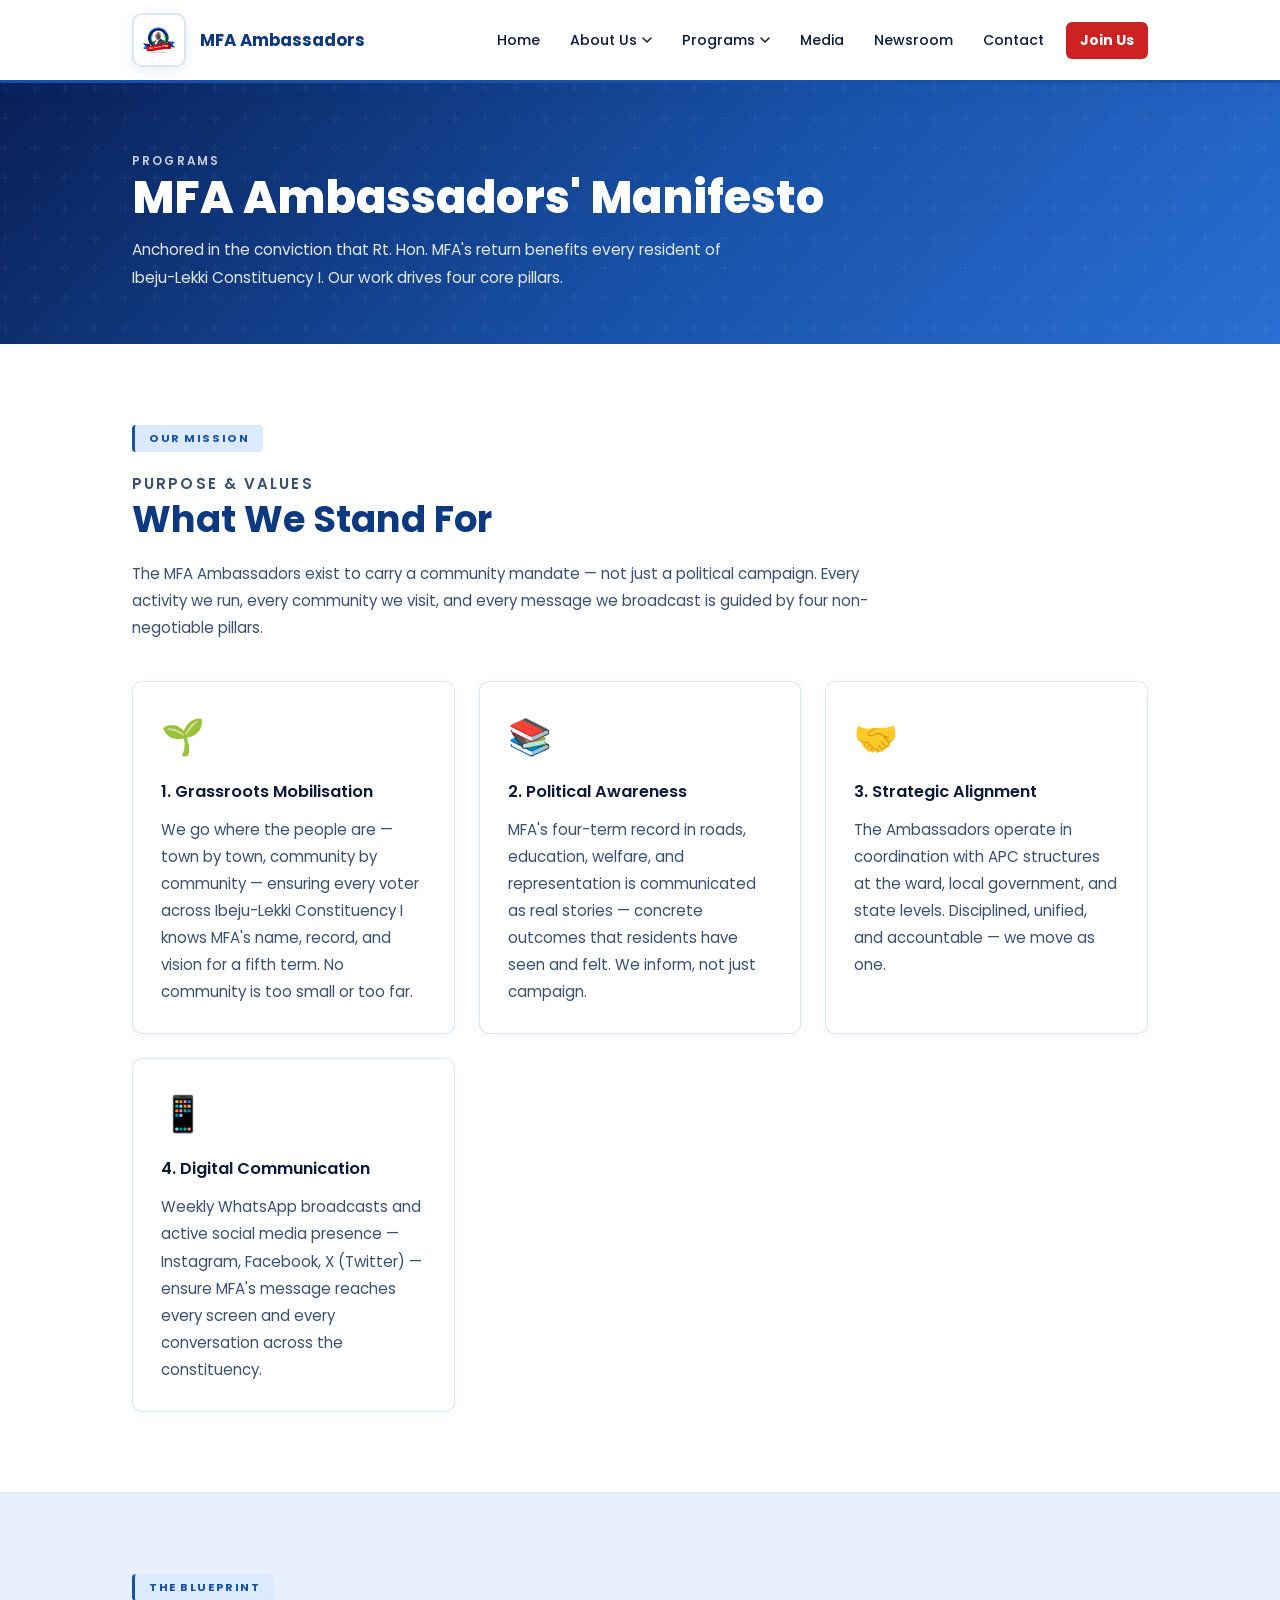
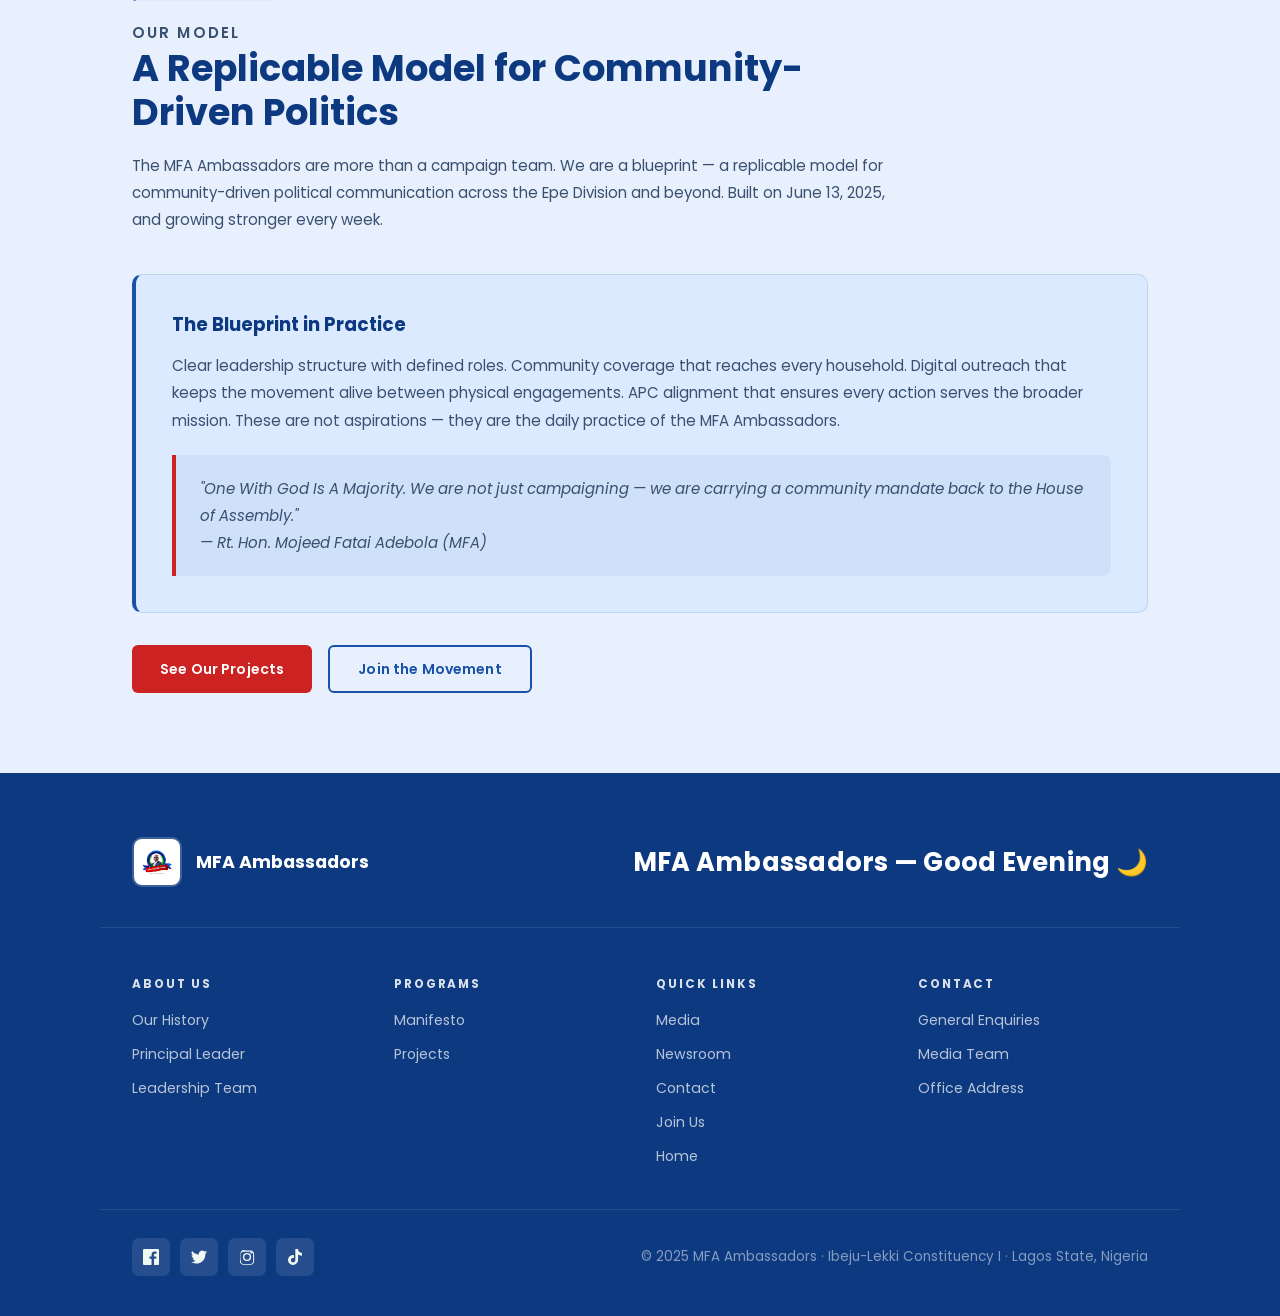
<file: programs-manifesto.html>
<!DOCTYPE html>
<html lang="en">
  <head>
    <meta charset="UTF-8" />
    <meta name="viewport" content="width=device-width, initial-scale=1.0" />
    <title>MFA Ambassadors' Manifesto — MFA Ambassadors</title>
    <link rel="stylesheet" href="styles.css" />
  </head>
  <body>

    <header class="topbar">
      <div class="container topbar-inner">
        <div class="brand-panel">
          <img src="images/MFA AMb Logo.jpeg" alt="MFA Logo" class="logo" />
          <a class="brand" href="index.html">MFA Ambassadors</a>
        </div>
        <button class="nav-toggle" aria-expanded="false" aria-controls="mainNav" type="button">
          <span class="sr-only">Toggle navigation</span>
          <span></span><span></span><span></span>
        </button>
        <nav id="mainNav" class="nav" aria-label="Primary navigation">
          <a href="index.html" class="nav-link">Home</a>
          <div class="nav-dropdown">
            <button class="nav-link nav-dropdown-toggle" aria-expanded="false" aria-haspopup="true">
              About Us
              <svg class="nav-arrow" viewBox="0 0 10 6" fill="none" aria-hidden="true"><path d="M1 1l4 4 4-4" stroke="currentColor" stroke-width="1.5" stroke-linecap="round" stroke-linejoin="round"/></svg>
            </button>
            <div class="nav-dropdown-menu">
              <a href="about-history.html">Our History</a>
              <a href="about-principal.html">Principal Leader</a>
              <a href="about-leadership.html">Leadership Team</a>
            </div>
          </div>
          <div class="nav-dropdown">
            <button class="nav-link nav-dropdown-toggle" aria-expanded="false" aria-haspopup="true">
              Programs
              <svg class="nav-arrow" viewBox="0 0 10 6" fill="none" aria-hidden="true"><path d="M1 1l4 4 4-4" stroke="currentColor" stroke-width="1.5" stroke-linecap="round" stroke-linejoin="round"/></svg>
            </button>
            <div class="nav-dropdown-menu">
              <a href="programs-manifesto.html" aria-current="page">MFA Ambassadors' Manifesto</a>
              <a href="programs-projects.html">Projects</a>
            </div>
          </div>
          <a href="media.html" class="nav-link">Media</a>
          <a href="newsroom.html" class="nav-link">Newsroom</a>
          <a href="contact.html" class="nav-link">Contact</a>
          <a href="join.html" class="nav-link nav-link-join">Join Us</a>
        </nav>
      </div>
    </header>

    <section class="page-hero">
      <div class="container">
        <span class="eyebrow">Programs</span>
        <h1>MFA Ambassadors' Manifesto</h1>
        <p class="intro">Anchored in the conviction that Rt. Hon. MFA's return benefits every resident of Ibeju-Lekki Constituency I. Our work drives four core pillars.</p>
      </div>
    </section>

    <main>

      <section class="section">
        <div class="container">
          <div class="section-badge">Our Mission</div>
          <div class="section-text">
            <p class="section-label">Purpose & Values</p>
            <h2>What We Stand For</h2>
            <p>
              The MFA Ambassadors exist to carry a community mandate — not just a political campaign. Every activity we run, every community we visit, and every message we broadcast is guided by four non-negotiable pillars.
            </p>
          </div>

          <div class="mission-pillars">
            <article class="card">
              <div style="font-size:2.2rem;margin-bottom:16px;">🌱</div>
              <h3>1. Grassroots Mobilisation</h3>
              <p>We go where the people are — town by town, community by community — ensuring every voter across Ibeju-Lekki Constituency I knows MFA's name, record, and vision for a fifth term. No community is too small or too far.</p>
            </article>
            <article class="card">
              <div style="font-size:2.2rem;margin-bottom:16px;">📚</div>
              <h3>2. Political Awareness</h3>
              <p>MFA's four-term record in roads, education, welfare, and representation is communicated as real stories — concrete outcomes that residents have seen and felt. We inform, not just campaign.</p>
            </article>
            <article class="card">
              <div style="font-size:2.2rem;margin-bottom:16px;">🤝</div>
              <h3>3. Strategic Alignment</h3>
              <p>The Ambassadors operate in coordination with APC structures at the ward, local government, and state levels. Disciplined, unified, and accountable — we move as one.</p>
            </article>
            <article class="card">
              <div style="font-size:2.2rem;margin-bottom:16px;">📱</div>
              <h3>4. Digital Communication</h3>
              <p>Weekly WhatsApp broadcasts and active social media presence — Instagram, Facebook, X (Twitter) — ensure MFA's message reaches every screen and every conversation across the constituency.</p>
            </article>
          </div>
        </div>
      </section>

      <section class="section section-alt">
        <div class="container">
          <div class="section-badge">The Blueprint</div>
          <div class="section-text">
            <p class="section-label">Our Model</p>
            <h2>A Replicable Model for Community-Driven Politics</h2>
            <p>
              The MFA Ambassadors are more than a campaign team. We are a blueprint — a replicable model for community-driven political communication across the Epe Division and beyond. Built on June 13, 2025, and growing stronger every week.
            </p>
          </div>

          <div class="mission-blueprint">
            <h3>The Blueprint in Practice</h3>
            <p style="color:var(--muted);line-height:1.85;">
              Clear leadership structure with defined roles. Community coverage that reaches every household. Digital outreach that keeps the movement alive between physical engagements. APC alignment that ensures every action serves the broader mission. These are not aspirations — they are the daily practice of the MFA Ambassadors.
            </p>
            <blockquote class="pull-quote">
              "One With God Is A Majority. We are not just campaigning — we are carrying a community mandate back to the House of Assembly."<br>
              — Rt. Hon. Mojeed Fatai Adebola (MFA)
            </blockquote>
          </div>

          <div style="margin-top:32px;display:flex;gap:16px;flex-wrap:wrap;">
            <a href="programs-projects.html" class="button primary">See Our Projects</a>
            <a href="contact.html" class="button button-outline">Join the Movement</a>
          </div>
        </div>
      </section>

    </main>

    <footer class="footer">
      <div class="container footer-top">
        <a class="footer-logo" href="index.html">
          <img src="images/MFA AMb Logo.jpeg" alt="MFA Logo" />
          <span>MFA Ambassadors</span>
        </a>
        <p class="footer-greeting"><span class="greeting-part" id="footerGreeting">MFA Ambassadors</span></p>
      </div>
      <div class="container footer-grid">
        <div class="footer-column">
          <p class="footer-heading">About Us</p>
          <a href="about-history.html">Our History</a>
          <a href="about-principal.html">Principal Leader</a>
          <a href="about-leadership.html">Leadership Team</a>
        </div>
        <div class="footer-column">
          <p class="footer-heading">Programs</p>
          <a href="programs-manifesto.html">Manifesto</a>
          <a href="programs-projects.html">Projects</a>
        </div>
        <div class="footer-column">
          <p class="footer-heading">Quick Links</p>
          <a href="media.html">Media</a>
          <a href="newsroom.html">Newsroom</a>
          <a href="contact.html">Contact</a>
          <a href="join.html">Join Us</a>
          <a href="index.html">Home</a>
        </div>
        <div class="footer-column">
          <p class="footer-heading">Contact</p>
          <a href="contact.html">General Enquiries</a>
          <a href="contact.html">Media Team</a>
          <a href="contact.html">Office Address</a>
        </div>
      </div>
      <div class="container footer-bottom">
        <div class="footer-social">
          <a href="#" class="social-link" aria-label="Facebook"><svg viewBox="0 0 24 24" aria-hidden="true"><path d="M22.675 0H1.325C.593 0 0 .593 0 1.326v21.348C0 23.407.593 24 1.325 24H12.82v-9.294H9.692v-3.622h3.128V8.413c0-3.1 1.893-4.788 4.659-4.788 1.325 0 2.464.099 2.795.143v3.24l-1.918.001c-1.504 0-1.797.715-1.797 1.763v2.313h3.587l-.467 3.622h-3.12V24h6.116C23.407 24 24 23.407 24 22.674V1.326C24 .593 23.407 0 22.675 0z"/></svg></a>
          <a href="#" class="social-link" aria-label="Twitter/X"><svg viewBox="0 0 24 24" aria-hidden="true"><path d="M24 4.557a9.83 9.83 0 0 1-2.828.775 4.932 4.932 0 0 0 2.165-2.724 9.865 9.865 0 0 1-3.127 1.195 4.92 4.92 0 0 0-8.384 4.482A13.965 13.965 0 0 1 1.671 3.149a4.917 4.917 0 0 0 1.523 6.574 4.903 4.903 0 0 1-2.229-.616c-.054 2.28 1.581 4.415 3.949 4.89a4.935 4.935 0 0 1-2.224.084 4.27 4.27 0 0 0 4.6 3.417A9.868 9.868 0 0 1 0 19.54a13.934 13.934 0 0 0 7.548 2.212c9.057 0 14.01-6.53 14.01-14.01 0-.214-.005-.426-.014-.637A10.025 10.025 0 0 0 24 4.557z"/></svg></a>
          <a href="#" class="social-link" aria-label="Instagram"><svg viewBox="0 0 24 24" aria-hidden="true"><path d="M12 2.163c3.204 0 3.584.012 4.85.07 1.17.054 1.96.24 2.416.413a4.92 4.92 0 0 1 1.777 1.177 4.92 4.92 0 0 1 1.177 1.777c.173.456.359 1.246.413 2.416.058 1.266.07 1.646.07 4.85s-.012 3.584-.07 4.85c-.054 1.17-.24 1.96-.413 2.416a4.902 4.902 0 0 1-1.177 1.777 4.92 4.92 0 0 1-1.777 1.177c-.456.173-1.246.359-2.416.413-1.266.058-1.646.07-4.85.07s-3.584-.012-4.85-.07c-1.17-.054-1.96-.24-2.416-.413a4.92 4.92 0 0 1-1.777-1.177 4.92 4.92 0 0 1-1.177-1.777c-.173-.456-.359-1.246-.413-2.416C2.175 15.747 2.163 15.367 2.163 12s.012-3.584.07-4.85c.054-1.17.24-1.96.413-2.416a4.92 4.92 0 0 1 1.177-1.777 4.92 4.92 0 0 1 1.777-1.177c.456-.173 1.246-.359 2.416-.413C8.416 2.175 8.796 2.163 12 2.163zm0 1.838c-3.185 0-3.566.011-4.822.069-1.036.05-1.597.221-1.968.367-.493.197-.846.433-1.217.804a3.123 3.123 0 0 0-.804 1.217c-.146.371-.317.932-.367 1.968-.058 1.256-.069 1.637-.069 4.822s.011 3.566.069 4.822c.05 1.036.221 1.597.367 1.968.197.493.433.846.804 1.217.371.371.724.607 1.217.804.371.146.932.317 1.968.367 1.256.058 1.637.069 4.822.069s3.566-.011 4.822-.069c1.036-.05 1.597-.221 1.968-.367.493-.197.846-.433 1.217-.804a3.123 3.123 0 0 0 .804-1.217c.146-.371.317-.932.367-1.968.058-1.256.069-1.637.069-4.822s-.011-3.566-.069-4.822c-.05-1.036-.221-1.597-.367-1.968a3.123 3.123 0 0 0-.804-1.217 3.123 3.123 0 0 0-1.217-.804c-.371-.146-.932-.317-1.968-.367-1.256-.058-1.637-.069-4.822-.069zM12 5.838a6.162 6.162 0 1 0 0 12.324 6.162 6.162 0 0 0 0-12.324zm0 10.162a3.999 3.999 0 1 1 0-7.998 3.999 3.999 0 0 1 0 7.998zm6.406-11.845a1.44 1.44 0 1 0 0 2.881 1.44 1.44 0 0 0 0-2.881z"/></svg></a>
          <a href="#" class="social-link" aria-label="TikTok"><svg viewBox="0 0 24 24" aria-hidden="true"><path d="M12.525.02c1.31-.02 2.61-.01 3.91-.02.08 1.53.63 3.09 1.75 4.17 1.12 1.11 2.7 1.62 4.24 1.79v4.03c-1.44-.05-2.89-.35-4.2-.97-.57-.26-1.1-.59-1.62-.93-.01 2.92.01 5.84-.02 8.75-.08 1.4-.54 2.79-1.35 3.94-1.31 1.92-3.58 3.17-5.91 3.21-1.43.08-2.86-.31-4.08-1.03-2.02-1.19-3.44-3.37-3.65-5.71-.02-.5-.03-1-.01-1.49.18-1.9 1.12-3.72 2.58-4.96 1.66-1.44 3.98-2.13 6.15-1.72.02 1.48-.04 2.96-.04 4.44-.99-.32-2.15-.23-3.02.37-.63.41-1.11 1.04-1.36 1.75-.21.51-.15 1.07-.14 1.61.24 1.64 1.82 3.02 3.5 2.87 1.12-.01 2.19-.66 2.77-1.61.19-.33.4-.67.41-1.06.1-1.79.06-3.57.07-5.36.01-4.03-.01-8.05.02-12.07z"/></svg></a>
        </div>
        <p>© 2025 MFA Ambassadors · Ibeju-Lekki Constituency I · Lagos State, Nigeria</p>
      </div>
    </footer>

    <script src="script.js"></script>
  </body>
</html>
</file>
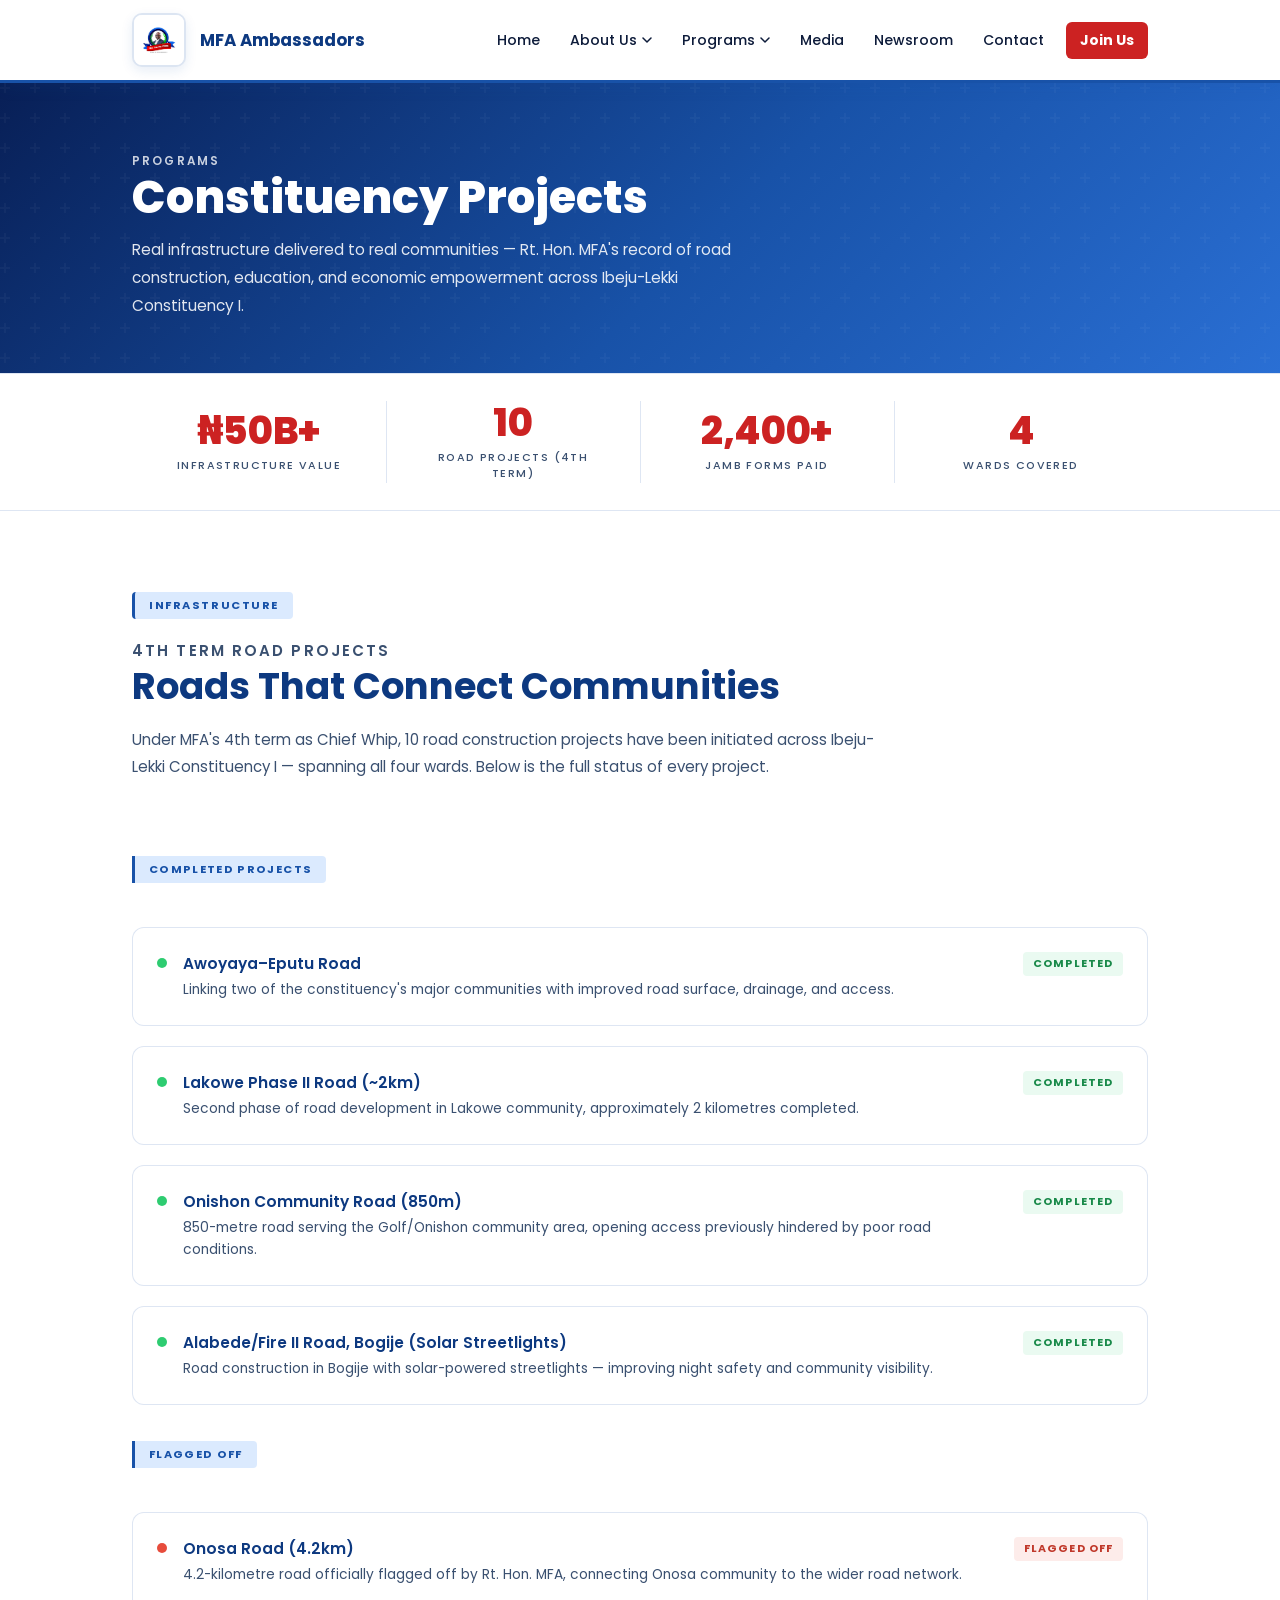
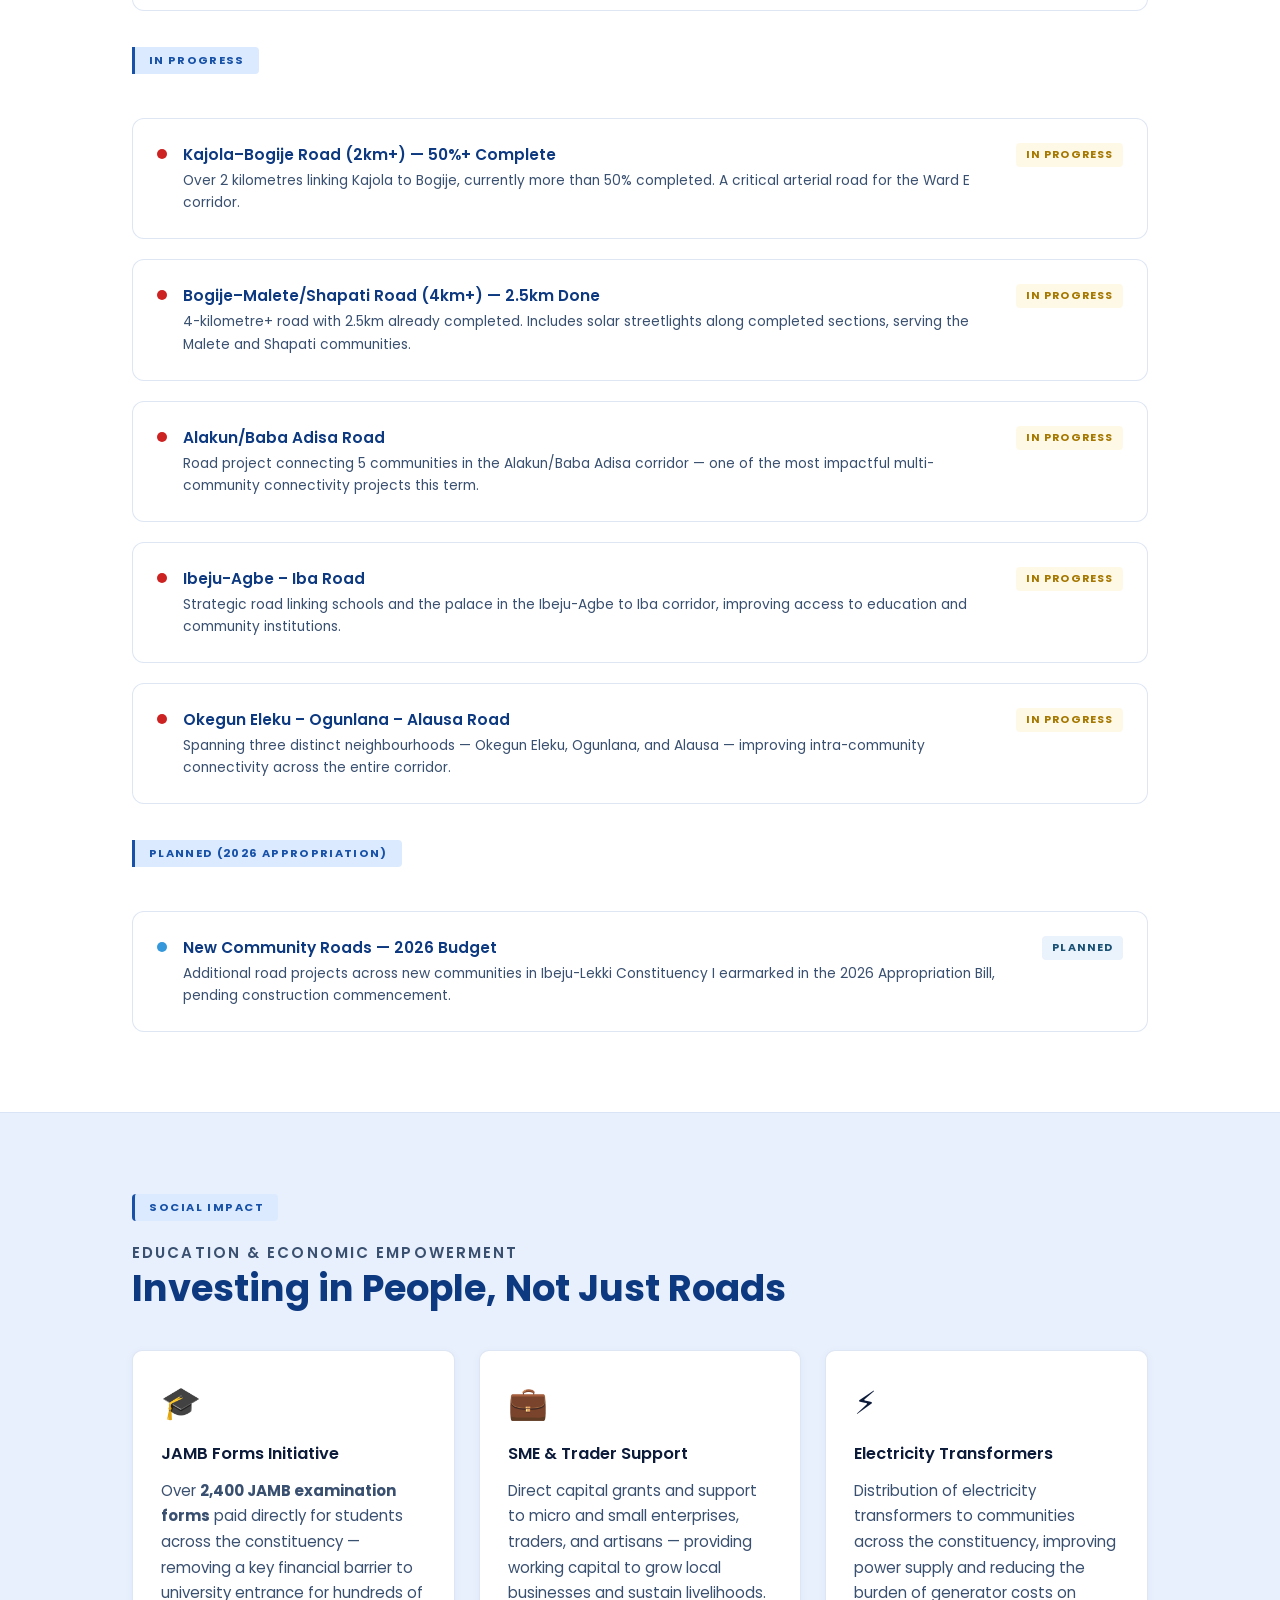
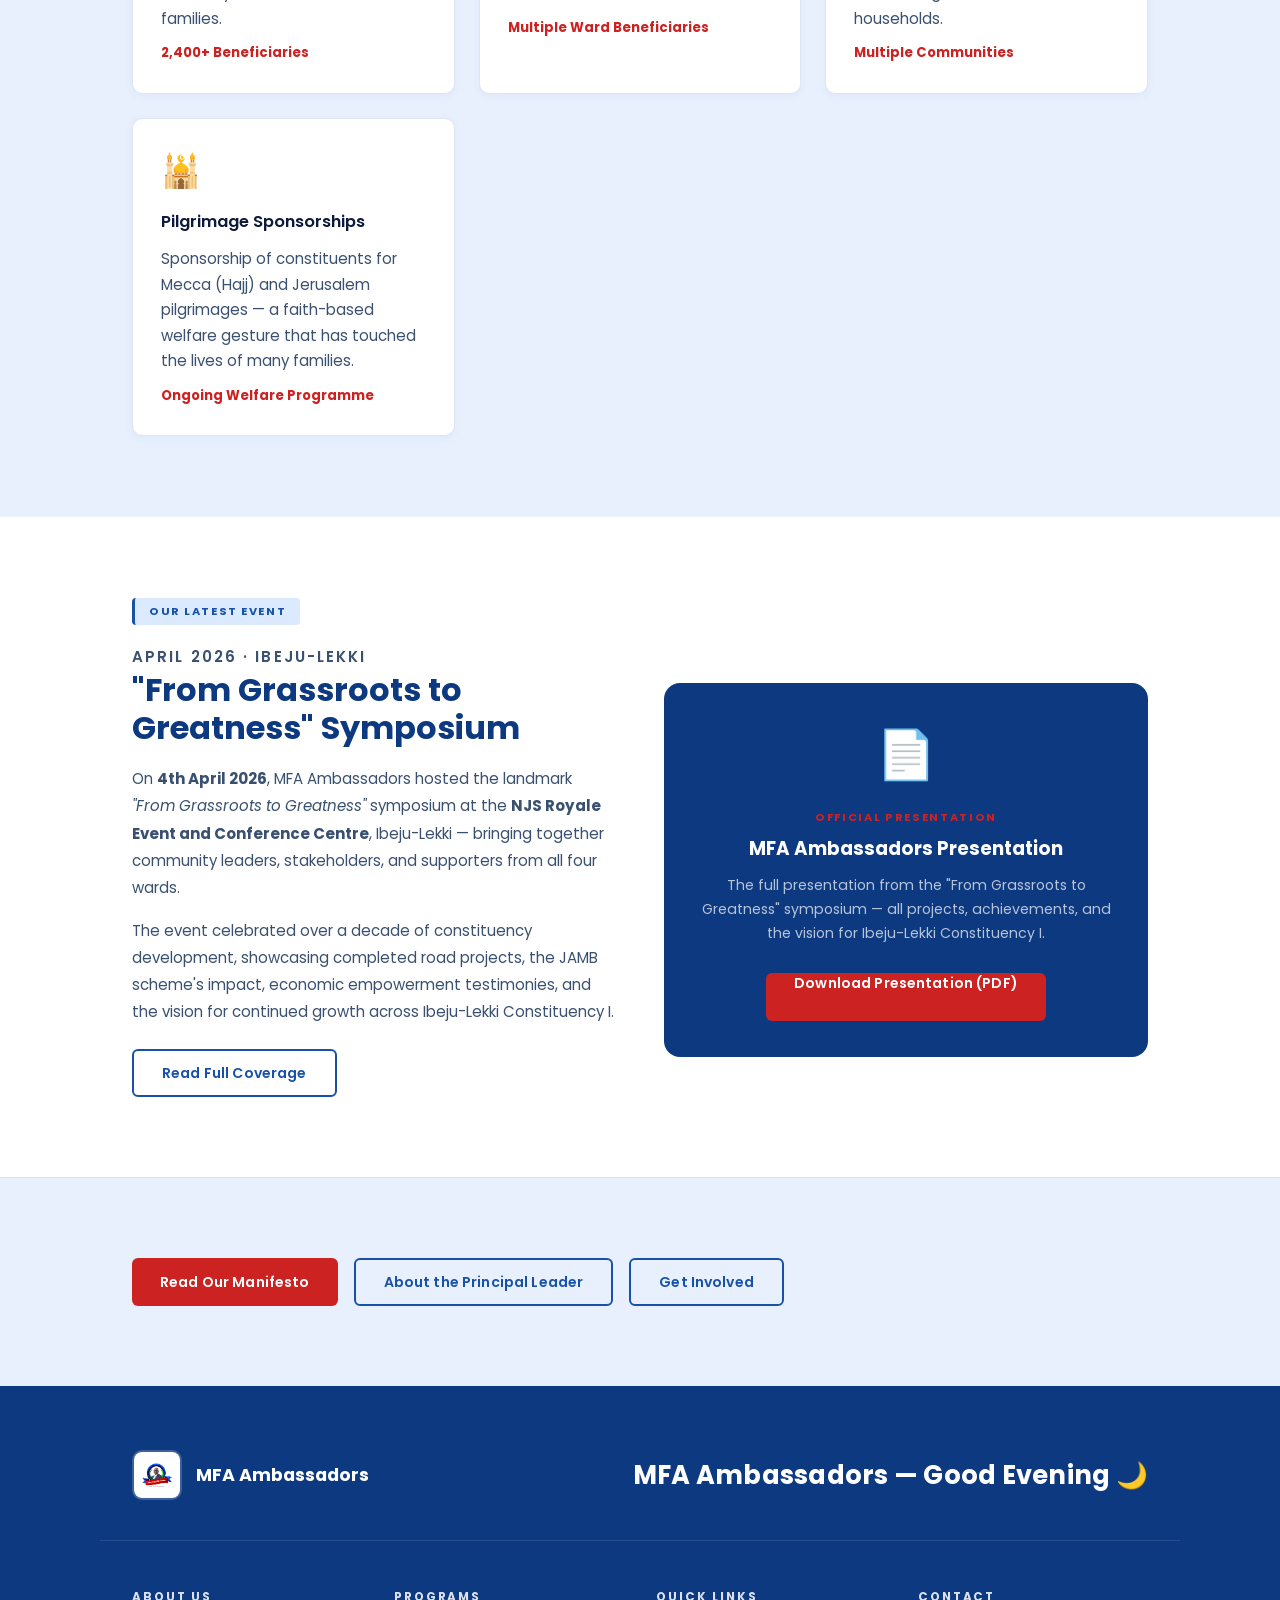
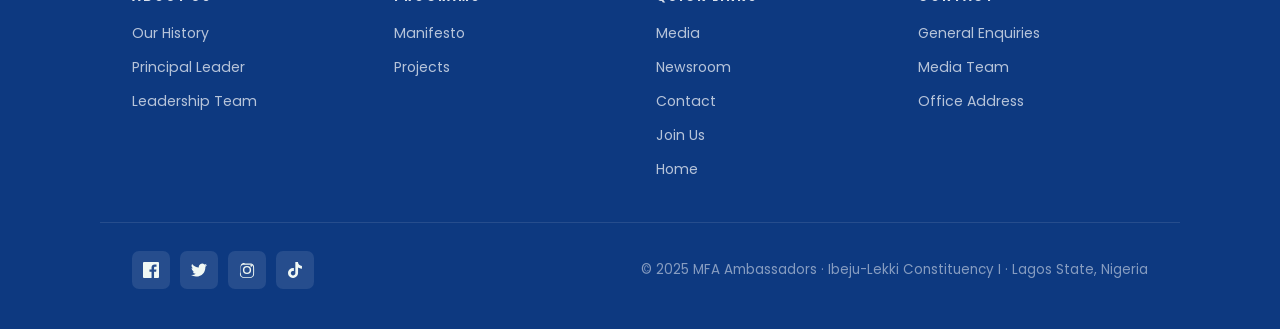
<file: programs-projects.html>
<!DOCTYPE html>
<html lang="en">
  <head>
    <meta charset="UTF-8" />
    <meta name="viewport" content="width=device-width, initial-scale=1.0" />
    <title>Projects — MFA Ambassadors</title>
    <link rel="stylesheet" href="styles.css" />
  </head>
  <body>

    <header class="topbar">
      <div class="container topbar-inner">
        <div class="brand-panel">
          <img src="images/MFA AMb Logo.jpeg" alt="MFA Logo" class="logo" />
          <a class="brand" href="index.html">MFA Ambassadors</a>
        </div>
        <button class="nav-toggle" aria-expanded="false" aria-controls="mainNav" type="button">
          <span class="sr-only">Toggle navigation</span>
          <span></span><span></span><span></span>
        </button>
        <nav id="mainNav" class="nav" aria-label="Primary navigation">
          <a href="index.html" class="nav-link">Home</a>
          <div class="nav-dropdown">
            <button class="nav-link nav-dropdown-toggle" aria-expanded="false" aria-haspopup="true">
              About Us
              <svg class="nav-arrow" viewBox="0 0 10 6" fill="none" aria-hidden="true"><path d="M1 1l4 4 4-4" stroke="currentColor" stroke-width="1.5" stroke-linecap="round" stroke-linejoin="round"/></svg>
            </button>
            <div class="nav-dropdown-menu">
              <a href="about-history.html">Our History</a>
              <a href="about-principal.html">Principal Leader</a>
              <a href="about-leadership.html">Leadership Team</a>
            </div>
          </div>
          <div class="nav-dropdown">
            <button class="nav-link nav-dropdown-toggle" aria-expanded="false" aria-haspopup="true">
              Programs
              <svg class="nav-arrow" viewBox="0 0 10 6" fill="none" aria-hidden="true"><path d="M1 1l4 4 4-4" stroke="currentColor" stroke-width="1.5" stroke-linecap="round" stroke-linejoin="round"/></svg>
            </button>
            <div class="nav-dropdown-menu">
              <a href="programs-manifesto.html">MFA Ambassadors' Manifesto</a>
              <a href="programs-projects.html" aria-current="page">Projects</a>
            </div>
          </div>
          <a href="media.html" class="nav-link">Media</a>
          <a href="newsroom.html" class="nav-link">Newsroom</a>
          <a href="contact.html" class="nav-link">Contact</a>
          <a href="join.html" class="nav-link nav-link-join">Join Us</a>
        </nav>
      </div>
    </header>

    <section class="page-hero">
      <div class="container">
        <span class="eyebrow">Programs</span>
        <h1>Constituency Projects</h1>
        <p class="intro">Real infrastructure delivered to real communities — Rt. Hon. MFA's record of road construction, education, and economic empowerment across Ibeju-Lekki Constituency I.</p>
      </div>
    </section>

    <main>

      <!-- STATS STRIP -->
      <div class="stats-bar">
        <div class="container stats-bar-inner">
          <div class="stats-bar-item">
            <span class="stats-bar-number">₦50B+</span>
            <span class="stats-bar-label">Infrastructure Value</span>
          </div>
          <div class="stats-bar-item">
            <span class="stats-bar-number">10</span>
            <span class="stats-bar-label">Road Projects (4th Term)</span>
          </div>
          <div class="stats-bar-item">
            <span class="stats-bar-number">2,400+</span>
            <span class="stats-bar-label">JAMB Forms Paid</span>
          </div>
          <div class="stats-bar-item">
            <span class="stats-bar-number">4</span>
            <span class="stats-bar-label">Wards Covered</span>
          </div>
        </div>
      </div>

      <!-- ROAD PROJECTS -->
      <section class="section">
        <div class="container">
          <div class="section-badge">Infrastructure</div>
          <div class="section-text">
            <p class="section-label">4th Term Road Projects</p>
            <h2>Roads That Connect Communities</h2>
            <p>
              Under MFA's 4th term as Chief Whip, 10 road construction projects have been initiated across Ibeju-Lekki Constituency I — spanning all four wards. Below is the full status of every project.
            </p>
          </div>

          <span class="leader-tier-label">Completed Projects</span>
          <div class="projects-grid">
            <div class="project-card">
              <div class="project-status-dot done"></div>
              <div>
                <h4>Awoyaya–Eputu Road</h4>
                <p>Linking two of the constituency's major communities with improved road surface, drainage, and access.</p>
              </div>
              <span class="project-badge done">Completed</span>
            </div>
            <div class="project-card">
              <div class="project-status-dot done"></div>
              <div>
                <h4>Lakowe Phase II Road (~2km)</h4>
                <p>Second phase of road development in Lakowe community, approximately 2 kilometres completed.</p>
              </div>
              <span class="project-badge done">Completed</span>
            </div>
            <div class="project-card">
              <div class="project-status-dot done"></div>
              <div>
                <h4>Onishon Community Road (850m)</h4>
                <p>850-metre road serving the Golf/Onishon community area, opening access previously hindered by poor road conditions.</p>
              </div>
              <span class="project-badge done">Completed</span>
            </div>
            <div class="project-card">
              <div class="project-status-dot done"></div>
              <div>
                <h4>Alabede/Fire II Road, Bogije (Solar Streetlights)</h4>
                <p>Road construction in Bogije with solar-powered streetlights — improving night safety and community visibility.</p>
              </div>
              <span class="project-badge done">Completed</span>
            </div>
          </div>

          <span class="leader-tier-label">Flagged Off</span>
          <div class="projects-grid">
            <div class="project-card">
              <div class="project-status-dot flagged"></div>
              <div>
                <h4>Onosa Road (4.2km)</h4>
                <p>4.2-kilometre road officially flagged off by Rt. Hon. MFA, connecting Onosa community to the wider road network.</p>
              </div>
              <span class="project-badge flagged">Flagged Off</span>
            </div>
          </div>

          <span class="leader-tier-label">In Progress</span>
          <div class="projects-grid">
            <div class="project-card">
              <div class="project-status-dot progress"></div>
              <div>
                <h4>Kajola–Bogije Road (2km+) — 50%+ Complete</h4>
                <p>Over 2 kilometres linking Kajola to Bogije, currently more than 50% completed. A critical arterial road for the Ward E corridor.</p>
              </div>
              <span class="project-badge progress">In Progress</span>
            </div>
            <div class="project-card">
              <div class="project-status-dot progress"></div>
              <div>
                <h4>Bogije–Malete/Shapati Road (4km+) — 2.5km Done</h4>
                <p>4-kilometre+ road with 2.5km already completed. Includes solar streetlights along completed sections, serving the Malete and Shapati communities.</p>
              </div>
              <span class="project-badge progress">In Progress</span>
            </div>
            <div class="project-card">
              <div class="project-status-dot progress"></div>
              <div>
                <h4>Alakun/Baba Adisa Road</h4>
                <p>Road project connecting 5 communities in the Alakun/Baba Adisa corridor — one of the most impactful multi-community connectivity projects this term.</p>
              </div>
              <span class="project-badge progress">In Progress</span>
            </div>
            <div class="project-card">
              <div class="project-status-dot progress"></div>
              <div>
                <h4>Ibeju-Agbe – Iba Road</h4>
                <p>Strategic road linking schools and the palace in the Ibeju-Agbe to Iba corridor, improving access to education and community institutions.</p>
              </div>
              <span class="project-badge progress">In Progress</span>
            </div>
            <div class="project-card">
              <div class="project-status-dot progress"></div>
              <div>
                <h4>Okegun Eleku – Ogunlana – Alausa Road</h4>
                <p>Spanning three distinct neighbourhoods — Okegun Eleku, Ogunlana, and Alausa — improving intra-community connectivity across the entire corridor.</p>
              </div>
              <span class="project-badge progress">In Progress</span>
            </div>
          </div>

          <span class="leader-tier-label">Planned (2026 Appropriation)</span>
          <div class="projects-grid">
            <div class="project-card">
              <div class="project-status-dot planned"></div>
              <div>
                <h4>New Community Roads — 2026 Budget</h4>
                <p>Additional road projects across new communities in Ibeju-Lekki Constituency I earmarked in the 2026 Appropriation Bill, pending construction commencement.</p>
              </div>
              <span class="project-badge planned">Planned</span>
            </div>
          </div>
        </div>
      </section>

      <!-- EDUCATION & EMPOWERMENT -->
      <section class="section section-alt">
        <div class="container">
          <div class="section-badge">Social Impact</div>
          <div class="section-text">
            <p class="section-label">Education &amp; Economic Empowerment</p>
            <h2>Investing in People, Not Just Roads</h2>
          </div>
          <div style="display:grid;grid-template-columns:repeat(auto-fit,minmax(250px,1fr));gap:24px;margin-top:16px;">
            <article class="card">
              <div style="font-size:2rem;margin-bottom:14px;">🎓</div>
              <h3>JAMB Forms Initiative</h3>
              <p style="color:var(--muted);line-height:1.7;margin-bottom:10px;">Over <strong>2,400 JAMB examination forms</strong> paid directly for students across the constituency — removing a key financial barrier to university entrance for hundreds of families.</p>
              <p style="font-size:0.82rem;color:var(--accent);font-weight:700;margin:0;">2,400+ Beneficiaries</p>
            </article>
            <article class="card">
              <div style="font-size:2rem;margin-bottom:14px;">💼</div>
              <h3>SME &amp; Trader Support</h3>
              <p style="color:var(--muted);line-height:1.7;margin-bottom:10px;">Direct capital grants and support to micro and small enterprises, traders, and artisans — providing working capital to grow local businesses and sustain livelihoods.</p>
              <p style="font-size:0.82rem;color:var(--accent);font-weight:700;margin:0;">Multiple Ward Beneficiaries</p>
            </article>
            <article class="card">
              <div style="font-size:2rem;margin-bottom:14px;">⚡</div>
              <h3>Electricity Transformers</h3>
              <p style="color:var(--muted);line-height:1.7;margin-bottom:10px;">Distribution of electricity transformers to communities across the constituency, improving power supply and reducing the burden of generator costs on households.</p>
              <p style="font-size:0.82rem;color:var(--accent);font-weight:700;margin:0;">Multiple Communities</p>
            </article>
            <article class="card">
              <div style="font-size:2rem;margin-bottom:14px;">🕌</div>
              <h3>Pilgrimage Sponsorships</h3>
              <p style="color:var(--muted);line-height:1.7;margin-bottom:10px;">Sponsorship of constituents for Mecca (Hajj) and Jerusalem pilgrimages — a faith-based welfare gesture that has touched the lives of many families.</p>
              <p style="font-size:0.82rem;color:var(--accent);font-weight:700;margin:0;">Ongoing Welfare Programme</p>
            </article>
          </div>
        </div>
      </section>

      <!-- SYMPOSIUM + PDF DOWNLOAD -->
      <section class="section">
        <div class="container">
          <div class="section-badge">Our Latest Event</div>
          <div style="display:grid;grid-template-columns:1fr 1fr;gap:48px;align-items:center;" class="leader-spotlight-inner">
            <div>
              <p class="section-label">April 2026 · Ibeju-Lekki</p>
              <h2 style="font-size:clamp(1.4rem,2.5vw,2rem);color:var(--primary-dark);">"From Grassroots to Greatness" Symposium</h2>
              <p style="color:var(--muted);line-height:1.8;margin-bottom:16px;">
                On <strong>4th April 2026</strong>, MFA Ambassadors hosted the landmark <em>"From Grassroots to Greatness"</em> symposium at the <strong>NJS Royale Event and Conference Centre</strong>, Ibeju-Lekki — bringing together community leaders, stakeholders, and supporters from all four wards.
              </p>
              <p style="color:var(--muted);line-height:1.8;margin-bottom:24px;">
                The event celebrated over a decade of constituency development, showcasing completed road projects, the JAMB scheme's impact, economic empowerment testimonies, and the vision for continued growth across Ibeju-Lekki Constituency I.
              </p>
              <a href="newsroom.html" class="button button-outline">Read Full Coverage</a>
            </div>
            <div style="background:var(--primary-dark);border-radius:16px;padding:36px;text-align:center;">
              <div style="font-size:3rem;margin-bottom:16px;">📄</div>
              <p style="color:var(--accent);font-size:0.7rem;letter-spacing:0.15em;text-transform:uppercase;font-weight:700;margin:0 0 8px;">Official Presentation</p>
              <h3 style="color:#ffffff;margin:0 0 12px;font-size:1.15rem;">MFA Ambassadors Presentation</h3>
              <p style="color:rgba(255,255,255,0.7);font-size:0.88rem;line-height:1.7;margin:0 0 24px;">The full presentation from the "From Grassroots to Greatness" symposium — all projects, achievements, and the vision for Ibeju-Lekki Constituency I.</p>
              <a href="MFA_Ambassadors_Presentation_v2.pdf" download class="button primary" style="display:inline-block;">Download Presentation (PDF)</a>
            </div>
          </div>
        </div>
      </section>

      <section class="section section-alt">
        <div class="container">
          <div style="display:flex;gap:16px;flex-wrap:wrap;">
            <a href="programs-manifesto.html" class="button primary">Read Our Manifesto</a>
            <a href="about-principal.html" class="button button-outline">About the Principal Leader</a>
            <a href="contact.html" class="button button-outline">Get Involved</a>
          </div>
        </div>
      </section>

    </main>

    <footer class="footer">
      <div class="container footer-top">
        <a class="footer-logo" href="index.html">
          <img src="images/MFA AMb Logo.jpeg" alt="MFA Logo" />
          <span>MFA Ambassadors</span>
        </a>
        <p class="footer-greeting"><span class="greeting-part" id="footerGreeting">MFA Ambassadors</span></p>
      </div>
      <div class="container footer-grid">
        <div class="footer-column">
          <p class="footer-heading">About Us</p>
          <a href="about-history.html">Our History</a>
          <a href="about-principal.html">Principal Leader</a>
          <a href="about-leadership.html">Leadership Team</a>
        </div>
        <div class="footer-column">
          <p class="footer-heading">Programs</p>
          <a href="programs-manifesto.html">Manifesto</a>
          <a href="programs-projects.html">Projects</a>
        </div>
        <div class="footer-column">
          <p class="footer-heading">Quick Links</p>
          <a href="media.html">Media</a>
          <a href="newsroom.html">Newsroom</a>
          <a href="contact.html">Contact</a>
          <a href="join.html">Join Us</a>
          <a href="index.html">Home</a>
        </div>
        <div class="footer-column">
          <p class="footer-heading">Contact</p>
          <a href="contact.html">General Enquiries</a>
          <a href="contact.html">Media Team</a>
          <a href="contact.html">Office Address</a>
        </div>
      </div>
      <div class="container footer-bottom">
        <div class="footer-social">
          <a href="#" class="social-link" aria-label="Facebook"><svg viewBox="0 0 24 24" aria-hidden="true"><path d="M22.675 0H1.325C.593 0 0 .593 0 1.326v21.348C0 23.407.593 24 1.325 24H12.82v-9.294H9.692v-3.622h3.128V8.413c0-3.1 1.893-4.788 4.659-4.788 1.325 0 2.464.099 2.795.143v3.24l-1.918.001c-1.504 0-1.797.715-1.797 1.763v2.313h3.587l-.467 3.622h-3.12V24h6.116C23.407 24 24 23.407 24 22.674V1.326C24 .593 23.407 0 22.675 0z"/></svg></a>
          <a href="#" class="social-link" aria-label="Twitter/X"><svg viewBox="0 0 24 24" aria-hidden="true"><path d="M24 4.557a9.83 9.83 0 0 1-2.828.775 4.932 4.932 0 0 0 2.165-2.724 9.865 9.865 0 0 1-3.127 1.195 4.92 4.92 0 0 0-8.384 4.482A13.965 13.965 0 0 1 1.671 3.149a4.917 4.917 0 0 0 1.523 6.574 4.903 4.903 0 0 1-2.229-.616c-.054 2.28 1.581 4.415 3.949 4.89a4.935 4.935 0 0 1-2.224.084 4.27 4.27 0 0 0 4.6 3.417A9.868 9.868 0 0 1 0 19.54a13.934 13.934 0 0 0 7.548 2.212c9.057 0 14.01-6.53 14.01-14.01 0-.214-.005-.426-.014-.637A10.025 10.025 0 0 0 24 4.557z"/></svg></a>
          <a href="#" class="social-link" aria-label="Instagram"><svg viewBox="0 0 24 24" aria-hidden="true"><path d="M12 2.163c3.204 0 3.584.012 4.85.07 1.17.054 1.96.24 2.416.413a4.92 4.92 0 0 1 1.777 1.177 4.92 4.92 0 0 1 1.177 1.777c.173.456.359 1.246.413 2.416.058 1.266.07 1.646.07 4.85s-.012 3.584-.07 4.85c-.054 1.17-.24 1.96-.413 2.416a4.902 4.902 0 0 1-1.177 1.777 4.92 4.92 0 0 1-1.777 1.177c-.456.173-1.246.359-2.416.413-1.266.058-1.646.07-4.85.07s-3.584-.012-4.85-.07c-1.17-.054-1.96-.24-2.416-.413a4.92 4.92 0 0 1-1.777-1.177 4.92 4.92 0 0 1-1.177-1.777c-.173-.456-.359-1.246-.413-2.416C2.175 15.747 2.163 15.367 2.163 12s.012-3.584.07-4.85c.054-1.17.24-1.96.413-2.416a4.92 4.92 0 0 1 1.177-1.777 4.92 4.92 0 0 1 1.777-1.177c.456-.173 1.246-.359 2.416-.413C8.416 2.175 8.796 2.163 12 2.163zm0 1.838c-3.185 0-3.566.011-4.822.069-1.036.05-1.597.221-1.968.367-.493.197-.846.433-1.217.804a3.123 3.123 0 0 0-.804 1.217c-.146.371-.317.932-.367 1.968-.058 1.256-.069 1.637-.069 4.822s.011 3.566.069 4.822c.05 1.036.221 1.597.367 1.968.197.493.433.846.804 1.217.371.371.724.607 1.217.804.371.146.932.317 1.968.367 1.256.058 1.637.069 4.822.069s3.566-.011 4.822-.069c1.036-.05 1.597-.221 1.968-.367.493-.197.846-.433 1.217-.804a3.123 3.123 0 0 0 .804-1.217c.146-.371.317-.932.367-1.968.058-1.256.069-1.637.069-4.822s-.011-3.566-.069-4.822c-.05-1.036-.221-1.597-.367-1.968a3.123 3.123 0 0 0-.804-1.217 3.123 3.123 0 0 0-1.217-.804c-.371-.146-.932-.317-1.968-.367-1.256-.058-1.637-.069-4.822-.069zM12 5.838a6.162 6.162 0 1 0 0 12.324 6.162 6.162 0 0 0 0-12.324zm0 10.162a3.999 3.999 0 1 1 0-7.998 3.999 3.999 0 0 1 0 7.998zm6.406-11.845a1.44 1.44 0 1 0 0 2.881 1.44 1.44 0 0 0 0-2.881z"/></svg></a>
          <a href="#" class="social-link" aria-label="TikTok"><svg viewBox="0 0 24 24" aria-hidden="true"><path d="M12.525.02c1.31-.02 2.61-.01 3.91-.02.08 1.53.63 3.09 1.75 4.17 1.12 1.11 2.7 1.62 4.24 1.79v4.03c-1.44-.05-2.89-.35-4.2-.97-.57-.26-1.1-.59-1.62-.93-.01 2.92.01 5.84-.02 8.75-.08 1.4-.54 2.79-1.35 3.94-1.31 1.92-3.58 3.17-5.91 3.21-1.43.08-2.86-.31-4.08-1.03-2.02-1.19-3.44-3.37-3.65-5.71-.02-.5-.03-1-.01-1.49.18-1.9 1.12-3.72 2.58-4.96 1.66-1.44 3.98-2.13 6.15-1.72.02 1.48-.04 2.96-.04 4.44-.99-.32-2.15-.23-3.02.37-.63.41-1.11 1.04-1.36 1.75-.21.51-.15 1.07-.14 1.61.24 1.64 1.82 3.02 3.5 2.87 1.12-.01 2.19-.66 2.77-1.61.19-.33.4-.67.41-1.06.1-1.79.06-3.57.07-5.36.01-4.03-.01-8.05.02-12.07z"/></svg></a>
        </div>
        <p>© 2025 MFA Ambassadors · Ibeju-Lekki Constituency I · Lagos State, Nigeria</p>
      </div>
    </footer>

    <script src="script.js"></script>
  </body>
</html>
</file>
<file: styles.css>
@import url('https://fonts.googleapis.com/css2?family=Poppins:ital,wght@0,300;0,400;0,500;0,600;0,700;0,800;1,400&display=swap');

:root {
  color-scheme: light;
  --bg: #f0f5ff;
  --surface: #ffffff;
  --surface-alt: #e8f0fd;
  --text: #0d1b3a;
  --muted: #3a5070;
  --primary: #1852a8;
  --primary-dark: #0d3980;
  --primary-light: #dbeafe;
  --accent: #cc2222;
  --accent-dark: #a01818;
  --card: #ffffff;
  --border: rgba(24, 82, 168, 0.14);
}

* {
  box-sizing: border-box;
}

html, body {
  margin: 0;
  min-height: 100%;
  font-family: 'Poppins', system-ui, -apple-system, sans-serif;
  background: var(--bg);
  color: var(--text);
  scroll-behavior: smooth;
}

img {
  max-width: 100%;
  display: block;
  height: auto;
}

.contact-image-placeholder img,
.leader-image img,
.exco-item img,
.timeline-icon img,
.footer-logo img {
  width: 100%;
  height: auto;
  object-fit: cover;
}

button, input, textarea, a, select {
  font: inherit;
}

main {
  background: transparent;
  margin: 0 auto;
  padding: 0;
}

.container {
  width: min(1080px, calc(100% - 64px));
  margin: 0 auto;
  padding: 0 32px;
}

.container-wide {
  width: min(1200px, calc(100% - 48px));
  margin: 0 auto;
  padding: 0 32px;
}

/* ── Header / Topbar ── */
.topbar {
  position: sticky;
  top: 0;
  z-index: 100;
  background: #ffffff;
  border-bottom: 3px solid var(--primary);
  box-shadow: 0 4px 16px rgba(24, 82, 168, 0.09);
}

.topbar-inner {
  display: flex;
  align-items: center;
  justify-content: space-between;
  gap: 16px;
  min-height: 80px;
}

.brand-panel {
  display: flex;
  align-items: center;
  gap: 14px;
  flex-shrink: 0;
}

.logo {
  width: 54px;
  height: 54px;
  flex-shrink: 0;
  object-fit: contain;
  border-radius: 10px;
  border: 2px solid rgba(24, 82, 168, 0.15);
  background: #ffffff;
  box-shadow: 0 4px 12px rgba(24, 82, 168, 0.1);
}

.brand {
  color: var(--primary-dark);
  font-weight: 700;
  text-decoration: none;
  font-size: 1.05rem;
  white-space: nowrap;
}

/* ── Primary Nav ── */
.nav {
  display: flex;
  align-items: center;
  gap: 2px;
}

.nav-link {
  color: var(--text);
  text-decoration: none;
  font-weight: 500;
  font-size: 0.88rem;
  padding: 8px 14px;
  border-radius: 6px;
  transition: color 0.2s, background 0.2s;
}

.nav-link:hover,
.nav-link:focus-visible {
  color: var(--primary);
  background: var(--primary-light);
}

.nav-link[aria-current="page"] {
  color: var(--primary);
  font-weight: 600;
}

/* ── Dropdown ── */
.nav-dropdown {
  position: relative;
}

.nav-dropdown-toggle {
  background: none;
  border: none;
  cursor: pointer;
  display: flex;
  align-items: center;
  gap: 5px;
}

.nav-arrow {
  width: 10px;
  height: 6px;
  flex-shrink: 0;
  transition: transform 0.2s;
}

.nav-dropdown.open > .nav-dropdown-toggle .nav-arrow {
  transform: rotate(180deg);
}

.nav-dropdown-menu {
  display: none;
  position: absolute;
  top: calc(100% + 10px);
  left: 0;
  background: #ffffff;
  border: 1px solid var(--border);
  border-top: 3px solid var(--primary);
  border-radius: 0 0 10px 10px;
  box-shadow: 0 12px 32px rgba(24, 82, 168, 0.13);
  min-width: 230px;
  padding: 6px 0;
  z-index: 200;
}

.nav-dropdown.open > .nav-dropdown-menu {
  display: block;
}

.nav-dropdown-menu a {
  display: block;
  padding: 10px 20px;
  color: var(--text);
  text-decoration: none;
  font-size: 0.86rem;
  font-weight: 500;
  transition: color 0.2s, background 0.2s;
  white-space: nowrap;
}

.nav-dropdown-menu a:hover {
  color: var(--primary);
  background: var(--primary-light);
}

/* Hamburger toggle */
.nav-toggle {
  display: none;
  align-items: center;
  justify-content: center;
  width: 44px;
  height: 44px;
  border: 2px solid var(--primary);
  border-radius: 8px;
  background: transparent;
  cursor: pointer;
  transition: background 0.2s;
  flex-shrink: 0;
}

.nav-toggle:hover {
  background: var(--primary-light);
}

.nav-toggle span {
  display: block;
  width: 20px;
  height: 2px;
  background: var(--primary);
  border-radius: 999px;
  margin: 4px 0;
}

.sr-only {
  position: absolute;
  width: 1px;
  height: 1px;
  padding: 0;
  margin: -1px;
  overflow: hidden;
  clip: rect(0, 0, 0, 0);
  white-space: nowrap;
  border: 0;
}

/* ── Hero (home) ── */
.hero {
  padding: 96px 0 80px;
  min-height: 520px;
  background: #081f56;
  position: relative;
  overflow: hidden;
}

.hero-slideshow {
  position: absolute;
  inset: 0;
  z-index: 0;
}

.hero-slide {
  position: absolute;
  inset: 0;
  width: 100%;
  height: 100%;
  object-fit: cover;
  object-position: center 20%;
  opacity: 0;
  animation: hero-slide-fade 24s infinite;
  will-change: opacity;
}

.hero-slide:nth-child(1) { animation-delay: 0s; }
.hero-slide:nth-child(2) { animation-delay: -6s; }
.hero-slide:nth-child(3) { animation-delay: -12s; }
.hero-slide:nth-child(4) { animation-delay: -18s; }

@keyframes hero-slide-fade {
  0%   { opacity: 1; }
  22%  { opacity: 1; }
  28%  { opacity: 0; }
  97%  { opacity: 0; }
  100% { opacity: 1; }
}

.hero-overlay {
  position: absolute;
  inset: 0;
  background: linear-gradient(135deg, rgba(8, 31, 86, 0.80) 0%, rgba(24, 82, 168, 0.68) 55%, rgba(42, 111, 212, 0.62) 100%);
  z-index: 1;
}

.hero::before {
  content: '';
  position: absolute;
  inset: 0;
  background-image: url("data:image/svg+xml,%3Csvg width='60' height='60' viewBox='0 0 60 60' xmlns='http://www.w3.org/2000/svg'%3E%3Cg fill='none' fill-rule='evenodd'%3E%3Cg fill='%23ffffff' fill-opacity='0.03'%3E%3Cpath d='M36 34v-4h-2v4h-4v2h4v4h2v-4h4v-2h-4zm0-30V0h-2v4h-4v2h4v4h2V6h4V4h-4zM6 34v-4H4v4H0v2h4v4h2v-4h4v-2H6zM6 4V0H4v4H0v2h4v4h2V6h4V4H6z'/%3E%3C/g%3E%3C/g%3E%3C/svg%3E");
  pointer-events: none;
  z-index: 2;
}

.hero-content {
  display: grid;
  gap: 24px;
  max-width: 760px;
  position: relative;
  z-index: 3;
}

/* ── Page Hero (sub-pages) ── */
.page-hero {
  padding: 64px 0 52px;
  background: linear-gradient(135deg, #081f56 0%, var(--primary) 55%, #2a6fd4 100%);
  position: relative;
  overflow: hidden;
}

.page-hero::before {
  content: '';
  position: absolute;
  inset: 0;
  background-image: url("data:image/svg+xml,%3Csvg width='60' height='60' viewBox='0 0 60 60' xmlns='http://www.w3.org/2000/svg'%3E%3Cg fill='none' fill-rule='evenodd'%3E%3Cg fill='%23ffffff' fill-opacity='0.03'%3E%3Cpath d='M36 34v-4h-2v4h-4v2h4v4h2v-4h4v-2h-4zm0-30V0h-2v4h-4v2h4v4h2V6h4V4h-4zM6 34v-4H4v4H0v2h4v4h2v-4h4v-2H6zM6 4V0H4v4H0v2h4v4h2V6h4V4H6z'/%3E%3C/g%3E%3C/g%3E%3C/svg%3E");
  pointer-events: none;
}

.page-hero .container {
  position: relative;
  z-index: 1;
}

.page-hero h1 {
  font-size: clamp(1.8rem, 3.5vw, 2.8rem);
  margin: 0;
  color: #ffffff;
  font-weight: 800;
  line-height: 1.15;
}

.page-hero .eyebrow {
  margin: 0 0 12px;
}

.page-hero .intro {
  font-size: 0.96rem;
  margin-top: 12px;
}

/* Shared hero text */
.eyebrow {
  margin: 0;
  color: rgba(255, 255, 255, 0.78);
  font-weight: 600;
  letter-spacing: 0.18em;
  text-transform: uppercase;
  font-size: 0.74rem;
}

h1 {
  margin: 0;
  font-size: clamp(2.4rem, 5vw, 3.8rem);
  line-height: 1.08;
  color: #ffffff;
  font-weight: 800;
}

.intro {
  margin: 0;
  max-width: 68ch;
  color: rgba(255, 255, 255, 0.88);
  line-height: 1.85;
  font-size: 0.98rem;
}

.hero-actions {
  display: flex;
  flex-wrap: wrap;
  gap: 14px;
  margin-top: 4px;
}

/* ── Buttons ── */
.button {
  display: inline-flex;
  align-items: center;
  justify-content: center;
  min-height: 48px;
  padding: 0 28px;
  border-radius: 6px;
  text-decoration: none;
  font-weight: 600;
  font-size: 0.88rem;
  transition: transform 0.18s ease, background 0.2s ease, box-shadow 0.2s ease, color 0.2s ease, border-color 0.2s ease;
  border: none;
  cursor: pointer;
  letter-spacing: 0.01em;
}

.button:hover {
  transform: translateY(-3px);
  box-shadow: 0 10px 24px rgba(0, 0, 0, 0.18);
}

.button:active {
  transform: translateY(1px) scale(0.97);
  box-shadow: 0 2px 6px rgba(0, 0, 0, 0.1) !important;
  transition-duration: 0.07s;
}

.primary {
  background: var(--accent);
  color: #ffffff;
}

.primary:hover {
  background: var(--accent-dark);
}

.primary:active {
  background: #880f0f;
}

.secondary {
  background: rgba(255, 255, 255, 0.14);
  border: 2px solid rgba(255, 255, 255, 0.6);
  color: #ffffff;
}

.secondary:hover {
  background: rgba(255, 255, 255, 0.28);
  border-color: rgba(255, 255, 255, 0.9);
}

.secondary:active {
  background: rgba(255, 255, 255, 0.18);
}

.button-outline {
  background: transparent;
  border: 2px solid var(--primary);
  color: var(--primary);
  font-weight: 600;
}

.button-outline:hover {
  background: var(--primary);
  color: #ffffff;
  border-color: var(--primary);
}

.button-outline:active {
  background: var(--primary-dark);
  border-color: var(--primary-dark);
  color: #ffffff;
}

/* ── Sections ── */
.section {
  padding: 80px 0;
  background: var(--surface);
}

.section-alt {
  background: var(--surface-alt);
}

.section + .section {
  border-top: 1px solid rgba(24, 82, 168, 0.07);
}

.section-badge {
  display: inline-block;
  background: var(--primary-light);
  color: var(--primary);
  text-transform: uppercase;
  letter-spacing: 0.14em;
  font-size: 0.7rem;
  font-weight: 700;
  padding: 5px 14px;
  border-radius: 4px;
  margin-bottom: 18px;
  border-left: 3px solid var(--primary);
}

.section-label {
  margin: 0 0 10px;
  color: var(--primary);
  font-size: 0.78rem;
  letter-spacing: 0.14em;
  text-transform: uppercase;
  font-weight: 600;
}

.section-text {
  max-width: 760px;
  margin-bottom: 40px;
}

.section h2 {
  margin: 0 0 18px;
  font-size: clamp(1.65rem, 3vw, 2.3rem);
  font-weight: 700;
  color: var(--primary-dark);
  line-height: 1.2;
}

.card h3,
.mission-card h3,
.timeline-item h3 {
  margin: 0 0 12px;
  color: var(--text);
  font-size: 1.02rem;
  font-weight: 600;
}

.section p,
.leader-description,
.timeline-item p,
.mission-card p {
  margin: 0;
  color: var(--muted);
  line-height: 1.8;
  font-size: 0.94rem;
}

/* ── Cards ── */
.section-grid,
.programs-grid,
.events-grid,
.mission-grid,
.stats-grid {
  display: grid;
  gap: 20px;
  margin-top: 32px;
}

.section-grid,
.programs-grid,
.events-grid,
.stats-grid {
  grid-template-columns: repeat(auto-fit, minmax(220px, 1fr));
}

.mission-grid {
  grid-template-columns: repeat(auto-fit, minmax(280px, 1fr));
}

.card,
.program-card,
.event-card,
.form-card,
.leader-card,
.mission-card,
.timeline-item {
  background: var(--card);
  border: 1px solid var(--border);
  border-radius: 10px;
  padding: 28px;
  box-shadow: 0 2px 8px rgba(24, 82, 168, 0.05);
  transition: box-shadow 0.2s, transform 0.2s;
}

.card:hover,
.program-card:hover,
.event-card:hover {
  box-shadow: 0 8px 24px rgba(24, 82, 168, 0.11);
  transform: translateY(-3px);
}

.card img {
  display: block;
  margin: 0 auto 16px;
  border-radius: 8px;
}

/* ── Nav cards (home page explore section) ── */
.nav-cards {
  display: grid;
  gap: 20px;
  grid-template-columns: repeat(auto-fit, minmax(220px, 1fr));
  margin-top: 32px;
}

.nav-card {
  display: block;
  background: var(--card);
  border: 1px solid var(--border);
  border-radius: 10px;
  padding: 32px 28px;
  text-decoration: none;
  box-shadow: 0 2px 8px rgba(24, 82, 168, 0.05);
  transition: box-shadow 0.2s, transform 0.2s, border-color 0.2s;
}

.nav-card:hover {
  box-shadow: 0 8px 28px rgba(24, 82, 168, 0.13);
  transform: translateY(-4px);
  border-color: rgba(24, 82, 168, 0.3);
}

.nav-card-icon {
  font-size: 2rem;
  margin-bottom: 16px;
}

.nav-card h3 {
  margin: 0 0 8px;
  color: var(--primary-dark);
  font-size: 1rem;
  font-weight: 700;
}

.nav-card p {
  margin: 0;
  color: var(--muted);
  font-size: 0.85rem;
  line-height: 1.65;
}

.nav-card-arrow {
  display: inline-block;
  margin-top: 16px;
  color: var(--primary);
  font-weight: 600;
  font-size: 0.82rem;
  letter-spacing: 0.04em;
}

/* ── Principal Leader Spotlight (home) ── */
.leader-spotlight {
  padding: 80px 0;
  background: var(--surface);
}

.leader-spotlight-inner {
  display: grid;
  grid-template-columns: 1fr 1.35fr;
  gap: 64px;
  align-items: center;
}

.leader-spotlight-image img {
  width: 100%;
  max-width: 420px;
  border-radius: 14px;
  border: 4px solid var(--primary);
  box-shadow: 0 20px 48px rgba(24, 82, 168, 0.16);
}

.leader-spotlight-content .eyebrow {
  color: var(--primary);
  margin-bottom: 16px;
  display: block;
}

.leader-spotlight-content h2 {
  color: var(--primary-dark);
  font-size: clamp(1.6rem, 2.8vw, 2.2rem);
  margin: 0 0 8px;
}

.leader-spotlight-content .leader-title {
  color: var(--muted);
  font-size: 0.88rem;
  margin: 0 0 28px;
  font-weight: 500;
}

.leader-quote {
  border-left: 4px solid var(--primary);
  padding: 18px 22px;
  background: var(--primary-light);
  border-radius: 0 8px 8px 0;
  margin: 0 0 32px;
}

.leader-quote p {
  font-style: italic;
  color: var(--text);
  line-height: 1.85;
  font-size: 0.97rem;
  margin: 0;
}

.leader-quote cite {
  display: block;
  margin-top: 12px;
  font-size: 0.8rem;
  color: var(--primary);
  font-style: normal;
  font-weight: 700;
  letter-spacing: 0.02em;
}

/* ── Leader Card (sub-pages) ── */
.leader-card {
  display: grid;
  gap: 20px;
  border-left: 4px solid var(--primary);
}

.leader-role {
  margin: 0;
  color: var(--primary);
  text-transform: uppercase;
  letter-spacing: 0.15em;
  font-size: 0.72rem;
  font-weight: 700;
}

/* ── Timeline ── */
.timeline {
  display: grid;
  gap: 18px;
  margin-top: 28px;
  grid-template-columns: repeat(auto-fit, minmax(220px, 1fr));
}

.timeline-item {
  display: flex;
  gap: 16px;
  align-items: flex-start;
}

.timeline-icon {
  flex-shrink: 0;
}

.timeline-content {
  flex: 1;
}

.timeline-step {
  display: inline-block;
  background: var(--primary);
  color: #ffffff;
  font-weight: 600;
  padding: 4px 12px;
  border-radius: 4px;
  font-size: 0.74rem;
  margin-bottom: 10px;
  letter-spacing: 0.02em;
}

/* ── Mission / Manifesto ── */
.mission-pillars {
  display: grid;
  gap: 24px;
  margin-top: 32px;
  grid-template-columns: repeat(auto-fit, minmax(260px, 1fr));
}

.mission-blueprint {
  margin-top: 40px;
  padding: 36px;
  background: var(--primary-light);
  border: 1px solid rgba(24, 82, 168, 0.14);
  border-radius: 10px;
  border-left: 4px solid var(--primary);
}

.mission-blueprint h3 {
  color: var(--primary-dark);
  margin: 0 0 14px;
  font-size: 1.15rem;
  font-weight: 700;
}

.pull-quote {
  margin: 20px 0 0;
  padding: 20px 24px;
  background: rgba(24, 82, 168, 0.06);
  border-left: 4px solid var(--accent);
  font-style: italic;
  color: var(--muted);
  border-radius: 0 8px 8px 0;
  line-height: 1.8;
  font-size: 0.94rem;
}

/* ── About / Leader Image ── */
.about-images {
  margin-top: 40px;
  display: grid;
  justify-items: center;
  place-items: center;
  text-align: center;
  gap: 28px;
}

.leader-image {
  text-align: center;
  margin: 0 auto;
  display: flex;
  flex-direction: column;
  align-items: center;
  width: 100%;
  max-width: 500px;
}

.leader-image img {
  width: 100%;
  max-width: 440px;
  height: auto;
  border-radius: 14px;
  object-fit: cover;
  border: 4px solid var(--primary);
  margin-bottom: 20px;
  box-shadow: 0 16px 40px rgba(24, 82, 168, 0.18);
}

.leader-image h3 {
  margin: 0 0 8px;
  font-size: 1.2rem;
  color: var(--primary-dark);
  font-weight: 700;
}

.leader-image p {
  margin: 0;
  color: var(--muted);
  font-size: 0.88rem;
}

/* ── Excos Grid ── */
.excos-grid {
  display: grid;
  grid-template-columns: repeat(auto-fit, minmax(160px, 1fr));
  gap: 20px;
}

.exco-item {
  text-align: center;
  padding: 24px 14px;
  background: var(--card);
  border: 1px solid var(--border);
  border-radius: 10px;
  transition: box-shadow 0.2s, transform 0.2s;
}

.exco-item:hover {
  box-shadow: 0 6px 18px rgba(24, 82, 168, 0.1);
  transform: translateY(-2px);
}

.exco-item img {
  width: 80px;
  height: 80px;
  border-radius: 50%;
  object-fit: cover;
  border: 3px solid var(--primary);
  margin: 0 auto 12px;
}

.exco-item p {
  margin: 0;
  font-size: 0.8rem;
  line-height: 1.5;
  color: var(--muted);
}

/* ── Slogan ── */
.slogan {
  margin: 8px 0 0;
  font-size: 0.96rem;
  font-weight: 600;
  color: var(--muted);
  font-style: italic;
}

/* ── Lists ── */
.communities-list,
.activities-list {
  list-style: none;
  padding: 0;
  margin: 20px 0;
}

.communities-list li,
.activities-list li {
  padding: 14px 0 14px 22px;
  border-bottom: 1px solid rgba(24, 82, 168, 0.07);
  position: relative;
  color: var(--muted);
  line-height: 1.75;
  font-size: 0.92rem;
}

.communities-list li::before,
.activities-list li::before {
  content: '';
  position: absolute;
  left: 0;
  top: 22px;
  width: 8px;
  height: 8px;
  border-radius: 50%;
  background: var(--primary);
}

.communities-list li:last-child,
.activities-list li:last-child {
  border-bottom: none;
}

/* ── History / Projects headings ── */
.history-content h3,
.projects-content h3 {
  margin: 32px 0 12px;
  font-size: 1.2rem;
  color: var(--primary-dark);
  font-weight: 700;
}

.history-content p {
  margin-bottom: 16px;
}

/* ── CEC Table ── */
.cec-table {
  width: 100%;
  border-collapse: collapse;
  margin: 20px 0;
  background: var(--card);
  border-radius: 10px;
  overflow: hidden;
}

.cec-table th,
.cec-table td {
  padding: 12px 16px;
  text-align: left;
  border-bottom: 1px solid var(--border);
  vertical-align: middle;
  font-size: 0.9rem;
}

.cec-table th {
  background: var(--primary-light);
  font-weight: 600;
  color: var(--primary-dark);
}

.cec-table tr:last-child td {
  border-bottom: none;
}

/* ── Form / Labels ── */
.form-card {
  display: grid;
  gap: 16px;
}

label {
  display: grid;
  gap: 8px;
  font-size: 0.88rem;
  font-weight: 500;
  color: var(--text);
}

input,
textarea,
select {
  width: 100%;
  padding: 12px 16px;
  border-radius: 7px;
  border: 1px solid rgba(24, 82, 168, 0.2);
  background: #ffffff;
  color: var(--text);
  outline: none;
}

input:focus,
textarea:focus,
select:focus {
  border-color: var(--primary);
  box-shadow: 0 0 0 3px rgba(24, 82, 168, 0.1);
}

/* ── Contact Section ── */
.contact-details p {
  margin: 12px 0;
  color: var(--muted);
  font-size: 0.92rem;
  line-height: 1.7;
}

.contact-panel {
  display: grid;
  grid-template-columns: minmax(300px, 1.1fr) minmax(280px, 0.9fr);
  gap: 48px;
  align-items: start;
  margin-bottom: 48px;
}

.contact-copy {
  display: grid;
  gap: 24px;
}

.contact-image-placeholder {
  min-height: 340px;
  background: var(--primary-light);
  border-radius: 12px;
  border: 1px dashed rgba(24, 82, 168, 0.25);
  display: flex;
  align-items: center;
  justify-content: center;
  overflow: hidden;
}

.contact-image-placeholder span {
  width: 100%;
  height: 100%;
  display: block;
}

.contact-image-placeholder img {
  width: 100%;
  height: 100%;
  object-fit: cover;
  display: block;
}

.contact-form-wrapper {
  background: #ffffff;
  border: 1px solid rgba(24, 82, 168, 0.12);
  border-radius: 10px;
  padding: 36px;
  box-shadow: 0 4px 20px rgba(24, 82, 168, 0.07);
}

.contact-form-wrapper input,
.contact-form-wrapper textarea,
.contact-form-wrapper select {
  background: var(--surface-alt);
  border-color: rgba(24, 82, 168, 0.18);
}

.contact-form-wrapper .button.primary {
  background: var(--primary);
  color: #ffffff;
  width: 100%;
}

.contact-form-wrapper .button.primary:hover {
  background: var(--primary-dark);
}

/* ── Media page ── */
.media-grid {
  display: grid;
  gap: 24px;
  grid-template-columns: repeat(auto-fit, minmax(260px, 1fr));
  margin-top: 32px;
}

.media-card {
  background: var(--card);
  border: 1px solid var(--border);
  border-radius: 10px;
  padding: 32px 28px;
  box-shadow: 0 2px 8px rgba(24, 82, 168, 0.05);
  transition: box-shadow 0.2s, transform 0.2s;
}

.media-card:hover {
  box-shadow: 0 8px 24px rgba(24, 82, 168, 0.11);
  transform: translateY(-3px);
}

.media-card-icon {
  font-size: 2.2rem;
  margin-bottom: 16px;
}

.media-card h3 {
  margin: 0 0 10px;
  color: var(--primary-dark);
  font-size: 1rem;
  font-weight: 700;
}

.media-card p {
  margin: 0;
  color: var(--muted);
  font-size: 0.88rem;
  line-height: 1.7;
}

.social-handles {
  display: flex;
  flex-direction: column;
  gap: 12px;
  margin-top: 16px;
}

.social-handle-link {
  display: flex;
  align-items: center;
  gap: 10px;
  color: var(--primary);
  text-decoration: none;
  font-size: 0.88rem;
  font-weight: 600;
  transition: color 0.2s;
}

.social-handle-link:hover {
  color: var(--primary-dark);
}

/* ── Footer ── */
.footer {
  padding: 64px 0 40px;
  background: var(--primary-dark);
  color: #f0f8f4;
}

.footer-top {
  display: flex;
  align-items: center;
  justify-content: space-between;
  flex-wrap: wrap;
  gap: 16px;
  margin-bottom: 48px;
  padding-bottom: 40px;
  border-bottom: 1px solid rgba(255, 255, 255, 0.1);
}

.footer-logo {
  display: inline-flex;
  align-items: center;
  gap: 14px;
  text-decoration: none;
  color: #ffffff;
  font-weight: 700;
  font-size: 1.1rem;
}

.footer-logo img {
  width: 50px;
  height: 50px;
  border-radius: 10px;
  object-fit: cover;
  border: 2px solid rgba(255, 255, 255, 0.2);
}

.footer-grid {
  display: grid;
  gap: 32px;
  grid-template-columns: repeat(auto-fit, minmax(160px, 1fr));
  margin-bottom: 40px;
}

.footer-column {
  display: grid;
  gap: 10px;
  align-content: start;
}

.footer-heading {
  margin: 0 0 6px;
  color: rgba(255, 255, 255, 0.85);
  font-size: 0.74rem;
  letter-spacing: 0.16em;
  text-transform: uppercase;
  font-weight: 700;
}

.footer-column a {
  color: rgba(255, 255, 255, 0.7);
  text-decoration: none;
  font-size: 0.88rem;
  line-height: 1.7;
  transition: color 0.2s;
}

.footer-column a:hover {
  color: #ffffff;
}

.footer-bottom {
  display: flex;
  flex-wrap: wrap;
  justify-content: space-between;
  align-items: center;
  gap: 18px;
  border-top: 1px solid rgba(255, 255, 255, 0.1);
  padding-top: 28px;
}

.footer-social {
  display: flex;
  gap: 10px;
}

.social-link {
  display: inline-flex;
  align-items: center;
  justify-content: center;
  width: 38px;
  height: 38px;
  border-radius: 7px;
  background: rgba(255, 255, 255, 0.1);
  color: #f0f8f4;
  text-decoration: none;
  transition: transform 0.2s, background 0.2s;
}

.social-link svg {
  width: 16px;
  height: 16px;
  fill: currentColor;
}

.social-link:hover {
  background: var(--accent);
  transform: translateY(-2px);
}

.footer-bottom p {
  margin: 0;
  color: rgba(255, 255, 255, 0.5);
  font-size: 0.84rem;
}

/* ── Leadership Portrait Cards ── */
.leader-portrait-grid {
  display: grid;
  grid-template-columns: repeat(auto-fit, minmax(200px, 1fr));
  gap: 24px;
  margin-top: 40px;
}

.leader-portrait-card {
  background: var(--card);
  border: 1px solid var(--border);
  border-radius: 12px;
  overflow: hidden;
  box-shadow: 0 4px 16px rgba(24, 82, 168, 0.08);
  transition: box-shadow 0.2s, transform 0.2s;
}

.leader-portrait-card:hover {
  box-shadow: 0 12px 32px rgba(24, 82, 168, 0.16);
  transform: translateY(-4px);
}

.leader-portrait-photo-wrap {
  width: 100%;
  aspect-ratio: 4/5;
  background: var(--primary-light);
  display: flex;
  align-items: center;
  justify-content: center;
  overflow: hidden;
  position: relative;
}

.leader-portrait-photo-wrap img {
  width: 100%;
  height: 100%;
  object-fit: cover;
  display: block;
}

.leader-portrait-initials {
  font-size: 3rem;
  font-weight: 800;
  color: var(--primary);
  opacity: 0.5;
  user-select: none;
}

.leader-portrait-info {
  padding: 14px 18px 18px;
  border-top: 3px solid var(--primary);
}

.leader-portrait-role {
  font-size: 0.62rem;
  letter-spacing: 0.16em;
  text-transform: uppercase;
  color: var(--muted);
  font-weight: 600;
  margin: 0 0 5px;
}

.leader-portrait-name {
  font-size: 0.96rem;
  font-weight: 700;
  color: var(--primary-dark);
  margin: 0;
  line-height: 1.3;
}

.leader-tier-label {
  font-size: 0.7rem;
  font-weight: 700;
  letter-spacing: 0.12em;
  text-transform: uppercase;
  color: var(--primary);
  padding: 5px 14px;
  background: var(--primary-light);
  border-left: 3px solid var(--primary);
  border-radius: 0 4px 4px 0;
  display: inline-block;
  margin: 36px 0 20px;
}

/* ── News Cards ── */
.news-section-header {
  text-align: center;
  margin-bottom: 40px;
}

.news-section-header h2 {
  font-size: clamp(1.6rem, 3vw, 2.2rem);
  color: var(--primary-dark);
  margin: 0 0 10px;
  font-weight: 700;
}

.news-section-header p {
  color: var(--muted);
  font-size: 0.92rem;
  margin: 0;
}

.news-grid {
  display: grid;
  grid-template-columns: repeat(auto-fit, minmax(240px, 1fr));
  gap: 24px;
}

.news-card {
  background: var(--card);
  border: 1px solid var(--border);
  border-radius: 10px;
  overflow: hidden;
  box-shadow: 0 2px 8px rgba(24, 82, 168, 0.05);
  transition: box-shadow 0.2s, transform 0.2s;
  display: flex;
  flex-direction: column;
  text-decoration: none;
  color: inherit;
}

.news-card:hover {
  box-shadow: 0 8px 24px rgba(24, 82, 168, 0.13);
  transform: translateY(-3px);
}

.news-card-image-wrap {
  width: 100%;
  aspect-ratio: 16/9;
  background: var(--primary-light);
  display: flex;
  align-items: center;
  justify-content: center;
  overflow: hidden;
  flex-shrink: 0;
}

.news-card-image-wrap img {
  width: 100%;
  height: 100%;
  object-fit: cover;
  display: block;
}

.news-img-placeholder {
  display: flex;
  flex-direction: column;
  align-items: center;
  justify-content: center;
  gap: 8px;
  color: var(--primary);
  opacity: 0.4;
}

.news-img-placeholder svg {
  width: 36px;
  height: 36px;
  fill: currentColor;
}

.news-img-placeholder span {
  font-size: 0.7rem;
  font-weight: 600;
  letter-spacing: 0.05em;
}

.news-card-body {
  padding: 16px 18px 18px;
  flex: 1;
  display: flex;
  flex-direction: column;
}

.news-card-date {
  font-size: 0.7rem;
  color: var(--muted);
  letter-spacing: 0.06em;
  margin: 0 0 6px;
  text-transform: uppercase;
  font-weight: 500;
}

.news-card-title {
  font-size: 0.9rem;
  font-weight: 700;
  color: var(--text);
  margin: 0;
  line-height: 1.45;
  flex: 1;
  padding-bottom: 14px;
}

.news-card:hover .news-card-title {
  color: var(--primary);
}

.news-card-meta {
  display: flex;
  align-items: center;
  gap: 10px;
  flex-wrap: wrap;
  padding-top: 12px;
  border-top: 1px solid var(--border);
  margin-top: auto;
}

.news-badge {
  font-size: 0.6rem;
  font-weight: 700;
  letter-spacing: 0.1em;
  text-transform: uppercase;
  padding: 4px 9px;
  border-radius: 3px;
  background: var(--primary);
  color: #ffffff;
  white-space: nowrap;
}

.news-badge.accent   { background: var(--accent); }
.news-badge.blue     { background: #0077b6; }
.news-badge.green    { background: #2d6a4f; }
.news-badge.purple   { background: #7b2d8b; }
.news-badge.orange   { background: #e76f51; }

.news-read-time {
  font-size: 0.7rem;
  color: var(--muted);
  display: flex;
  align-items: center;
  gap: 4px;
  margin-left: auto;
  white-space: nowrap;
}

.news-section-cta {
  text-align: center;
  margin-top: 40px;
}

/* ── Newsroom Page ── */
.newsroom-grid {
  display: grid;
  grid-template-columns: repeat(auto-fit, minmax(280px, 1fr));
  gap: 28px;
}

.newsroom-featured .news-card-image-wrap {
  aspect-ratio: 21/9;
}

.newsroom-featured .news-card-title {
  font-size: 1.1rem;
}

.newsroom-pagination {
  display: flex;
  align-items: center;
  justify-content: center;
  gap: 8px;
  margin-top: 48px;
  flex-wrap: wrap;
}

.newsroom-pagination a,
.newsroom-pagination span {
  display: inline-flex;
  align-items: center;
  justify-content: center;
  width: 36px;
  height: 36px;
  border-radius: 6px;
  font-size: 0.84rem;
  font-weight: 600;
  text-decoration: none;
  border: 1px solid var(--border);
  color: var(--text);
  transition: background 0.2s, color 0.2s;
}

.newsroom-pagination a:hover {
  background: var(--primary-light);
  color: var(--primary);
  border-color: var(--primary);
}

.newsroom-pagination span.active {
  background: var(--primary);
  color: #ffffff;
  border-color: var(--primary);
}

/* ── Footer Greeting ── */
.footer-greeting {
  font-size: 1.6rem;
  font-weight: 700;
  color: #ffffff;
  margin: 0;
  letter-spacing: 0.01em;
}

.footer-greeting .greeting-part {
  color: #ffffff;
}

/* ── Stats Bar ── */
@keyframes statsShimmer {
  0% { transform: translateX(-100%); }
  100% { transform: translateX(300%); }
}

@keyframes statsPulse {
  0%, 100% { background-color: var(--primary-dark); }
  50% { background-color: #102c6e; }
}

@keyframes statsFadeUp {
  from { opacity: 0; transform: translateY(14px); }
  to { opacity: 1; transform: translateY(0); }
}

.stats-bar {
  background-color: #ffffff;
  padding: 0;
  border-top: 1px solid var(--border);
  border-bottom: 1px solid var(--border);
  position: relative;
  overflow: hidden;
}

.stats-bar::after {
  display: none;
}

.stats-bar-inner {
  display: flex;
  align-items: stretch;
  justify-content: center;
  flex-wrap: wrap;
}

.stats-bar-item {
  display: flex;
  flex-direction: column;
  align-items: center;
  justify-content: center;
  padding: 28px 40px;
  position: relative;
  flex: 1;
  min-width: 140px;
  opacity: 0;
  animation: statsFadeUp 0.7s ease forwards;
  transition: background 0.3s;
}

.stats-bar-item:hover {
  background: var(--primary-light);
}

.stats-bar-item:nth-child(1) { animation-delay: 0.05s; }
.stats-bar-item:nth-child(2) { animation-delay: 0.15s; }
.stats-bar-item:nth-child(3) { animation-delay: 0.25s; }
.stats-bar-item:nth-child(4) { animation-delay: 0.35s; }
.stats-bar-item:nth-child(5) { animation-delay: 0.45s; }

.stats-bar-item + .stats-bar-item::before {
  content: '';
  position: absolute;
  left: 0;
  top: 20%;
  height: 60%;
  width: 1px;
  background: var(--border);
}

.stats-bar-number {
  font-size: clamp(1.6rem, 3vw, 2.4rem);
  font-weight: 800;
  color: var(--accent);
  line-height: 1.1;
  letter-spacing: -0.01em;
  transition: transform 0.2s;
}

.stats-bar-item:hover .stats-bar-number {
  transform: scale(1.08);
}

.stats-bar-label {
  font-size: 0.68rem;
  text-transform: uppercase;
  letter-spacing: 0.13em;
  color: var(--muted);
  margin-top: 6px;
  text-align: center;
  font-weight: 500;
}

/* ── Leader Principal Featured Card ── */
.leader-principal-card {
  background: linear-gradient(135deg, var(--primary-dark) 0%, #003319 100%);
  border: 2px solid var(--accent);
  border-radius: 16px;
  padding: 36px 40px;
  display: flex;
  align-items: center;
  gap: 32px;
  margin: 32px 0 8px;
  color: #ffffff;
  flex-wrap: wrap;
}

.leader-principal-photo {
  width: 110px;
  height: 110px;
  border-radius: 50%;
  background: rgba(204, 34, 34, 0.12);
  border: 3px solid var(--accent);
  display: flex;
  align-items: center;
  justify-content: center;
  font-size: 2.2rem;
  font-weight: 700;
  color: var(--primary-light);
  flex-shrink: 0;
  overflow: hidden;
}

.leader-principal-photo img {
  width: 100%;
  height: 100%;
  object-fit: cover;
  object-position: top;
}

.leader-principal-info {
  flex: 1;
}

.leader-principal-info .lp-role {
  font-size: 0.68rem;
  text-transform: uppercase;
  letter-spacing: 0.16em;
  color: rgba(255, 255, 255, 0.7);
  font-weight: 600;
  margin: 0 0 4px;
}

.leader-principal-info .lp-name {
  font-size: 1.5rem;
  font-weight: 700;
  color: #ffffff;
  margin: 0 0 6px;
}

.leader-principal-info .lp-desc {
  font-size: 0.88rem;
  color: rgba(255, 255, 255, 0.72);
  line-height: 1.65;
  margin: 0;
}

.leader-principal-badge {
  background: var(--accent);
  color: var(--primary-dark);
  font-size: 0.68rem;
  font-weight: 700;
  text-transform: uppercase;
  letter-spacing: 0.12em;
  padding: 7px 16px;
  border-radius: 4px;
  white-space: nowrap;
  align-self: flex-start;
}

/* ── Project Status Cards ── */
.projects-grid {
  display: grid;
  gap: 20px;
  margin-top: 24px;
}

.project-card {
  background: var(--card);
  border: 1px solid var(--border);
  border-radius: 12px;
  padding: 24px;
  display: grid;
  grid-template-columns: auto 1fr auto;
  gap: 16px;
  align-items: start;
}

.project-status-dot {
  width: 10px;
  height: 10px;
  border-radius: 50%;
  margin-top: 6px;
  flex-shrink: 0;
}

.project-status-dot.done { background: #2ecc71; }
.project-status-dot.progress { background: var(--accent); }
.project-status-dot.planned { background: #3498db; }
.project-status-dot.flagged { background: #e74c3c; }

.project-card h4 {
  font-size: 0.96rem;
  font-weight: 600;
  color: var(--primary-dark);
  margin: 0 0 4px;
}

.project-card p {
  font-size: 0.86rem;
  color: var(--muted);
  margin: 0;
  line-height: 1.6;
}

.project-badge {
  font-size: 0.68rem;
  font-weight: 700;
  text-transform: uppercase;
  letter-spacing: 0.1em;
  padding: 4px 10px;
  border-radius: 4px;
  white-space: nowrap;
}

.project-badge.done { background: #eafaf1; color: #1a8a4a; }
.project-badge.progress { background: #fef9e7; color: #a67800; } /* progress = amber, intentional */
.project-badge.planned { background: #eaf2fb; color: #1a5276; }
.project-badge.flagged { background: #fdecea; color: #c0392b; }

/* ── History section compact ── */
.history-section {
  padding: 52px 0 48px;
}

.history-section .timeline {
  grid-template-columns: repeat(2, 1fr);
  max-width: 860px;
}

.history-section .timeline-item p {
  overflow: hidden;
  display: -webkit-box;
  -webkit-line-clamp: 3;
  line-clamp: 3;
  -webkit-box-orient: vertical;
  margin-bottom: 4px;
}

.timeline-readmore {
  display: inline-block;
  margin-top: 6px;
  font-size: 0.78rem;
  font-weight: 700;
  color: var(--primary);
  cursor: pointer;
  background: none;
  border: none;
  padding: 0;
  text-decoration: underline;
  text-underline-offset: 2px;
}

.timeline-readmore:hover {
  color: var(--primary-dark);
}

.timeline-item.expanded p {
  -webkit-line-clamp: unset;
  line-clamp: unset;
  display: block;
  overflow: visible;
}

/* ── Leadership centered pair (Supreme Leader + General Coordinator) ── */
.leader-portrait-centered {
  grid-template-columns: repeat(2, 260px) !important;
  justify-content: center;
}

/* ── Leadership 4-column grid ── */
.leader-portrait-grid-4 {
  grid-template-columns: repeat(4, 1fr) !important;
}

.leader-portrait-grid-4 .leader-portrait-photo-wrap {
  aspect-ratio: 3/4;
}

/* ── Join Us Nav Button ── */
.nav-link-join {
  background: var(--accent) !important;
  color: #ffffff !important;
  font-weight: 700 !important;
  margin-left: 6px;
  transition: background 0.2s ease, transform 0.18s ease, box-shadow 0.18s ease !important;
}

.nav-link-join:hover,
.nav-link-join:focus-visible {
  background: var(--accent-dark) !important;
  color: #ffffff !important;
  transform: translateY(-2px);
  box-shadow: 0 6px 16px rgba(204, 34, 34, 0.35) !important;
}

.nav-link-join:active {
  background: #880f0f !important;
  transform: translateY(0) scale(0.97) !important;
  box-shadow: none !important;
}

/* ── Join CTA Band (home page) ── */
.join-cta-band {
  background: var(--surface-alt);
  padding: 72px 0;
  border-top: 1px solid var(--border);
  border-bottom: 1px solid var(--border);
  position: relative;
  overflow: hidden;
}

.join-cta-band::before {
  display: none;
}

.join-cta-inner {
  display: grid;
  grid-template-columns: 1fr auto;
  gap: 48px;
  align-items: center;
  position: relative;
  z-index: 1;
}

.join-cta-eyebrow {
  display: block;
  color: var(--primary);
  font-weight: 700;
  letter-spacing: 0.18em;
  text-transform: uppercase;
  font-size: 0.72rem;
  margin-bottom: 12px;
}

.join-cta-inner h2 {
  color: var(--text);
  font-size: clamp(1.6rem, 3vw, 2.4rem);
  font-weight: 800;
  margin: 0 0 14px;
  line-height: 1.15;
}

.join-cta-inner p {
  color: var(--muted);
  font-size: 0.95rem;
  line-height: 1.75;
  margin: 0;
  max-width: 58ch;
}

.join-cta-btn {
  background: var(--accent);
  color: #ffffff;
  font-size: 1rem;
  padding: 0 36px;
  min-height: 54px;
  white-space: nowrap;
  font-weight: 700;
  border: none;
  box-shadow: 0 4px 16px rgba(204, 34, 34, 0.35);
}

.join-cta-btn:hover {
  background: var(--accent-dark);
  transform: translateY(-3px);
  box-shadow: 0 10px 28px rgba(204, 34, 34, 0.45) !important;
}

.join-cta-btn:active {
  background: #880f0f;
  transform: translateY(1px) scale(0.97) !important;
  box-shadow: 0 2px 6px rgba(0, 0, 0, 0.1) !important;
}

/* ── Registration Page ── */
.join-page-layout {
  display: grid;
  grid-template-columns: 1fr 1.5fr;
  gap: 56px;
  align-items: start;
}

.join-benefits {
  position: sticky;
  top: 100px;
}

.join-benefits-card {
  background: var(--primary-light);
  border: 1px solid rgba(24, 82, 168, 0.15);
  border-left: 4px solid var(--primary);
  border-radius: 10px;
  padding: 32px;
}

.join-benefits-card h3 {
  font-size: 1.15rem;
  color: var(--primary-dark);
  font-weight: 700;
  margin: 0 0 20px;
}

.join-benefit-list {
  list-style: none;
  padding: 0;
  margin: 0 0 24px;
  display: grid;
  gap: 16px;
}

.join-benefit-list li {
  display: flex;
  gap: 12px;
  align-items: flex-start;
  font-size: 0.88rem;
  color: var(--muted);
  line-height: 1.65;
}

.join-benefit-icon {
  width: 26px;
  height: 26px;
  border-radius: 50%;
  background: var(--primary);
  display: flex;
  align-items: center;
  justify-content: center;
  flex-shrink: 0;
  color: #ffffff;
  font-size: 0.75rem;
  font-weight: 700;
  margin-top: 1px;
}

.join-note {
  font-size: 0.78rem;
  color: var(--muted);
  line-height: 1.65;
  padding-top: 16px;
  border-top: 1px solid rgba(24, 82, 168, 0.12);
  margin: 0;
}

.join-form-card {
  background: #ffffff;
  border: 1px solid rgba(24, 82, 168, 0.13);
  border-radius: 14px;
  padding: 40px;
  box-shadow: 0 8px 32px rgba(24, 82, 168, 0.09);
}

.join-form-header {
  margin-bottom: 28px;
}

.join-form-header h2 {
  margin: 8px 0 10px;
  color: var(--primary-dark);
  font-size: clamp(1.35rem, 2.5vw, 1.8rem);
}

.join-form-header p {
  color: var(--muted);
  font-size: 0.9rem;
  line-height: 1.65;
  margin: 0;
}

.form-fields {
  display: grid;
  gap: 18px;
}

.form-row {
  display: grid;
  grid-template-columns: 1fr 1fr;
  gap: 16px;
}

.join-submit-btn {
  width: 100%;
  margin-top: 6px;
  min-height: 54px;
  font-size: 0.96rem;
  background: var(--primary);
  color: #ffffff;
  border: none;
  border-radius: 7px;
  cursor: pointer;
}

.join-submit-btn:hover {
  background: var(--primary-dark);
  transform: translateY(-2px);
  box-shadow: 0 8px 20px rgba(0, 0, 0, 0.14);
}

/* ── Registration Slip ── */
.join-success-wrap {
  display: flex;
  flex-direction: column;
  align-items: center;
  gap: 32px;
  padding: 16px 0 48px;
}

.reg-slip {
  background: #ffffff;
  border: 3px solid #111;
  border-radius: 4px;
  max-width: 640px;
  width: 100%;
  overflow: hidden;
  box-shadow: 0 16px 48px rgba(0, 0, 0, 0.18);
}

.reg-slip-header {
  background: #ffffff;
  padding: 18px 24px;
  display: flex;
  align-items: center;
  gap: 14px;
  border-bottom: 2px solid #111;
}

.reg-slip-logo {
  width: 52px;
  height: 52px;
  object-fit: contain;
  border-radius: 8px;
  flex-shrink: 0;
}

.reg-slip-org-block {
  flex: 1;
}

.reg-slip-org {
  font-size: 1.05rem;
  font-weight: 800;
  color: var(--primary-dark);
  margin: 0 0 2px;
}

.reg-slip-org-sub {
  font-size: 0.78rem;
  color: var(--muted);
  margin: 0;
}

.reg-slip-body {
  padding: 32px 28px 20px;
  text-align: center;
}

.reg-slip-check-circle {
  width: 68px;
  height: 68px;
  background: #0a2756;
  border-radius: 50%;
  display: flex;
  align-items: center;
  justify-content: center;
  margin: 0 auto 18px;
}

.reg-slip-check-circle svg {
  width: 34px;
  height: 34px;
}

.reg-slip-confirmed-badge {
  display: inline-block;
  letter-spacing: 0.2em;
  font-size: 0.68rem;
  font-weight: 700;
  text-transform: uppercase;
  color: var(--muted);
  border: 1px solid rgba(0, 0, 0, 0.15);
  padding: 5px 18px;
  border-radius: 20px;
  margin-bottom: 22px;
}

.reg-slip-dear {
  font-size: 1.6rem;
  font-weight: 800;
  color: #111;
  margin: 0 0 4px;
  letter-spacing: 0.01em;
}

.reg-slip-fullname {
  font-size: 0.96rem;
  color: var(--muted);
  margin: 0 0 24px;
}

.reg-slip-code-box {
  background: #0a1f44;
  border-radius: 8px;
  padding: 18px 32px;
  margin: 0 auto 4px;
  max-width: 380px;
}

.reg-slip-code-label {
  font-size: 0.6rem;
  letter-spacing: 0.22em;
  text-transform: uppercase;
  color: rgba(255, 255, 255, 0.6);
  margin: 0 0 6px;
}

.reg-slip-code {
  font-size: 1.9rem;
  font-weight: 800;
  color: #ffffff;
  letter-spacing: 0.04em;
  margin: 0;
}

.reg-slip-footer-note {
  font-size: 0.8rem;
  text-align: center;
  color: var(--muted);
  padding: 10px 16px 16px;
  margin: 0;
}

.reg-slip-meta-row {
  display: grid;
  grid-template-columns: 1fr 1px 1fr 1px 1fr;
  background: #0d3980;
}

.reg-slip-meta-item {
  display: flex;
  flex-direction: column;
  align-items: center;
  gap: 4px;
  padding: 18px 8px;
}

.reg-slip-meta-val {
  font-size: 0.92rem;
  font-weight: 700;
  color: #ffffff;
  letter-spacing: 0.02em;
}

.reg-slip-meta-key {
  font-size: 0.65rem;
  color: rgba(255, 255, 255, 0.6);
  letter-spacing: 0.1em;
  text-transform: uppercase;
}

.reg-slip-meta-divider {
  background: rgba(255, 255, 255, 0.18);
  align-self: stretch;
}

.reg-slip-actions {
  display: flex;
  gap: 14px;
  justify-content: center;
  flex-wrap: wrap;
}

/* ── Contact Form Success ── */
.contact-success {
  text-align: center;
  padding: 48px 24px 56px;
  flex-direction: column;
  align-items: center;
  justify-content: center;
  gap: 18px;
  background: #ffffff;
  border: 1px solid var(--border);
  border-radius: 16px;
  max-width: 480px;
  margin: 0 auto;
}

.contact-success-logo {
  width: 80px;
  height: 80px;
  border-radius: 50%;
  object-fit: cover;
  border: 3px solid var(--border);
  margin-bottom: 4px;
}

.contact-success-icon {
  width: 64px;
  height: 64px;
  background: var(--primary);
  border-radius: 50%;
  display: flex;
  align-items: center;
  justify-content: center;
  font-size: 1.8rem;
  color: #ffffff;
  box-shadow: 0 8px 24px rgba(24, 82, 168, 0.28);
}

.contact-success h3 {
  font-size: 1.45rem;
  font-weight: 700;
  color: var(--primary-dark);
  margin: 0;
}

.contact-success p {
  color: var(--muted);
  font-size: 0.95rem;
  line-height: 1.75;
  max-width: 38ch;
  margin: 0;
}

/* ── Symposium Article ── */
.symposium-hero-image {
  width: 100%;
  border-radius: 16px;
  overflow: hidden;
  aspect-ratio: 16/7;
  margin-bottom: 36px;
}

.symposium-hero-image img {
  width: 100%;
  height: 100%;
  object-fit: cover;
  object-position: center top;
  display: block;
}

.symposium-article {
  max-width: 860px;
  margin: 0 auto;
}

.symposium-article-header {
  display: flex;
  align-items: center;
  gap: 14px;
  flex-wrap: wrap;
  margin-bottom: 16px;
}

.symposium-article-title {
  font-size: clamp(1.4rem, 3vw, 2rem);
  font-weight: 800;
  color: var(--primary-dark);
  line-height: 1.2;
  margin: 0 0 24px;
}

.symposium-body {
  color: var(--text);
  font-size: 1rem;
  line-height: 1.85;
  margin-bottom: 28px;
}

.symposium-gallery {
  display: grid;
  grid-template-columns: 1fr 1fr;
  gap: 14px;
  margin: 28px 0;
  border-radius: 12px;
  overflow: hidden;
}

.symposium-gallery-item {
  aspect-ratio: 4/3;
  overflow: hidden;
  border-radius: 10px;
}

.symposium-gallery-item img {
  width: 100%;
  height: 100%;
  object-fit: cover;
  object-position: center;
  display: block;
  transition: transform 0.4s ease;
}

.symposium-gallery-item:hover img {
  transform: scale(1.04);
}

@media (max-width: 600px) {
  .symposium-gallery {
    grid-template-columns: 1fr;
  }
  .symposium-hero-image {
    aspect-ratio: 4/3;
  }
}

/* ── Print ── */
@media print {
  header, footer, .page-hero, #regFormSection, .reg-slip-actions { display: none !important; }
  body { background: white !important; }
  .section { padding: 0 !important; background: none !important; }
  .join-success-wrap { padding: 0 !important; gap: 0 !important; }
  .reg-slip { box-shadow: none; border: 2px solid #111; max-width: 100%; }
}

/* ── Responsive ── */
@media (max-width: 940px) {
  .leader-spotlight-inner,
  .contact-panel {
    grid-template-columns: 1fr;
  }

  .leader-spotlight-image {
    text-align: center;
  }

  .leader-spotlight-image img {
    margin: 0 auto;
  }

  .nav-toggle {
    display: inline-flex;
  }

  .nav {
    display: none;
    position: absolute;
    top: 100%;
    left: 0;
    right: 0;
    flex-direction: column;
    align-items: stretch;
    gap: 0;
    background: #ffffff;
    border-top: 2px solid var(--primary);
    box-shadow: 0 12px 32px rgba(24, 82, 168, 0.1);
    z-index: 200;
    padding: 8px 0;
  }

  .nav.nav-open {
    display: flex;
  }

  .topbar-inner {
    position: relative;
  }

  .nav-link {
    padding: 14px 24px;
    border-radius: 0;
    border-bottom: 1px solid rgba(24, 82, 168, 0.07);
  }

  /* Mobile dropdown: inline expand */
  .nav-dropdown {
    display: contents;
  }

  .nav-dropdown-toggle {
    padding: 14px 24px;
    border-radius: 0;
    border-bottom: 1px solid rgba(24, 82, 168, 0.07);
    width: 100%;
    justify-content: space-between;
    font-weight: 500;
    font-size: 0.88rem;
    color: var(--text);
  }

  .nav-dropdown-menu {
    position: static;
    box-shadow: none;
    border: none;
    border-top: none;
    border-radius: 0;
    background: var(--primary-light);
    min-width: unset;
    padding: 4px 0;
  }

  .nav-dropdown-menu a {
    padding: 11px 36px;
    font-size: 0.84rem;
    border-bottom: 1px solid rgba(24, 82, 168, 0.06);
  }

  .nav-dropdown-menu a:last-child {
    border-bottom: none;
  }
}

@media (max-width: 860px) {
  .join-page-layout {
    grid-template-columns: 1fr;
  }
  .join-benefits {
    position: static;
  }
  .join-cta-inner {
    grid-template-columns: 1fr;
    text-align: center;
  }
  .join-cta-inner p {
    max-width: 100%;
  }
}

@media (max-width: 760px) {
  .hero {
    padding: 72px 0 60px;
  }

  .page-hero {
    padding: 48px 0 40px;
  }

  .hero-actions {
    flex-direction: column;
    align-items: stretch;
  }

  .hero-actions .button {
    width: 100%;
    text-align: center;
  }

  .section {
    padding: 52px 0;
  }

  .leader-spotlight {
    padding: 56px 0;
  }

  .footer-bottom {
    flex-direction: column;
    align-items: flex-start;
  }

  .footer-social {
    flex-wrap: wrap;
  }

  .contact-panel {
    gap: 28px;
  }

  .contact-image-placeholder {
    min-height: 220px;
  }

  .contact-form-wrapper {
    padding: 24px;
  }
  .form-row {
    grid-template-columns: 1fr;
  }
  .join-form-card {
    padding: 24px;
  }
  .reg-slip-code {
    font-size: 1.5rem;
  }
  .reg-slip-dear {
    font-size: 1.3rem;
  }
}
</file>
